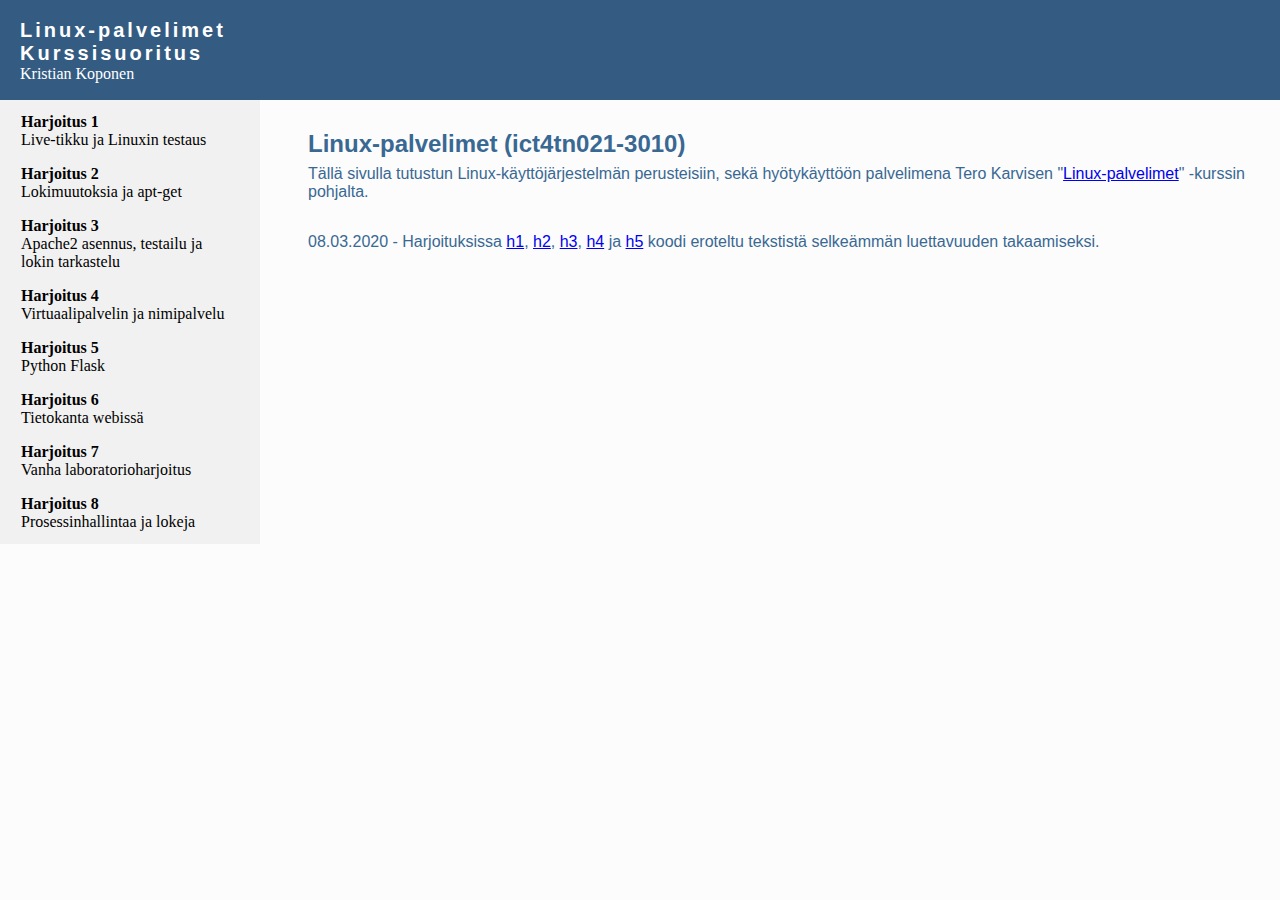
<file: index.html>
<!DOCTYPE html>
<html lang="fi">
<head>
    <title>Linux-palvelimet</title>
    <meta charset="UTF-8">
    <link rel="stylesheet" type="text/css" href="css/index.css">
</head>
<body>
    <header>
        <h2>Linux-palvelimet <br>Kurssisuoritus</h2>
        <p>Kristian Koponen</p>
    </header>
    <div class="navBar">
        <ul>
            <li><a href="pages/h1.html"><b>Harjoitus 1</b><br>Live-tikku ja Linuxin testaus</a></li>
            <li><a href="pages/h2.html"><b>Harjoitus 2</b><br>Lokimuutoksia ja apt-get</a></li>
            <li><a href="pages/h3.html"><b>Harjoitus 3</b><br>Apache2 asennus, testailu ja lokin tarkastelu</a></li>
            <li><a href="pages/h4.html"><b>Harjoitus 4</b><br>Virtuaalipalvelin ja nimipalvelu</a></li>
            <li><a href="pages/h5.html"><b>Harjoitus 5</b><br>Python Flask</a></li>
            <li><a href="pages/h6.html"><b>Harjoitus 6</b><br>Tietokanta webissä</a></li>
            <li><a href="pages/h7.html"><b>Harjoitus 7</b><br>Vanha laboratorioharjoitus</a></li>
            <li><a href="pages/h8.html"><b>Harjoitus 8</b><br>Prosessinhallintaa ja lokeja</a></li>
        </ul>
    </div>
    <div class="content">
        <h2>Linux-palvelimet (ict4tn021-3010)</h2>
        <p>Tällä sivulla tutustun Linux-käyttöjärjestelmän perusteisiin, sekä hyötykäyttöön palvelimena Tero Karvisen "<a href="http://terokarvinen.com/2020/linux-palvelimet-2020-alkukevat-kurssi-ict4tn021-3010">Linux-palvelimet</a>" -kurssin pohjalta.</p><br>
        <p>08.03.2020 - Harjoituksissa <a href="pages/h1.html">h1</a>, <a href="pages/h2.html">h2</a>, <a href="pages/h3.html">h3</a>, <a href="pages/h4.html">h4</a> ja <a href="pages/h5.html">h5</a> koodi eroteltu tekstistä selkeämmän luettavuuden takaamiseksi.</p>
    </div>
</body>
</html>
</file>
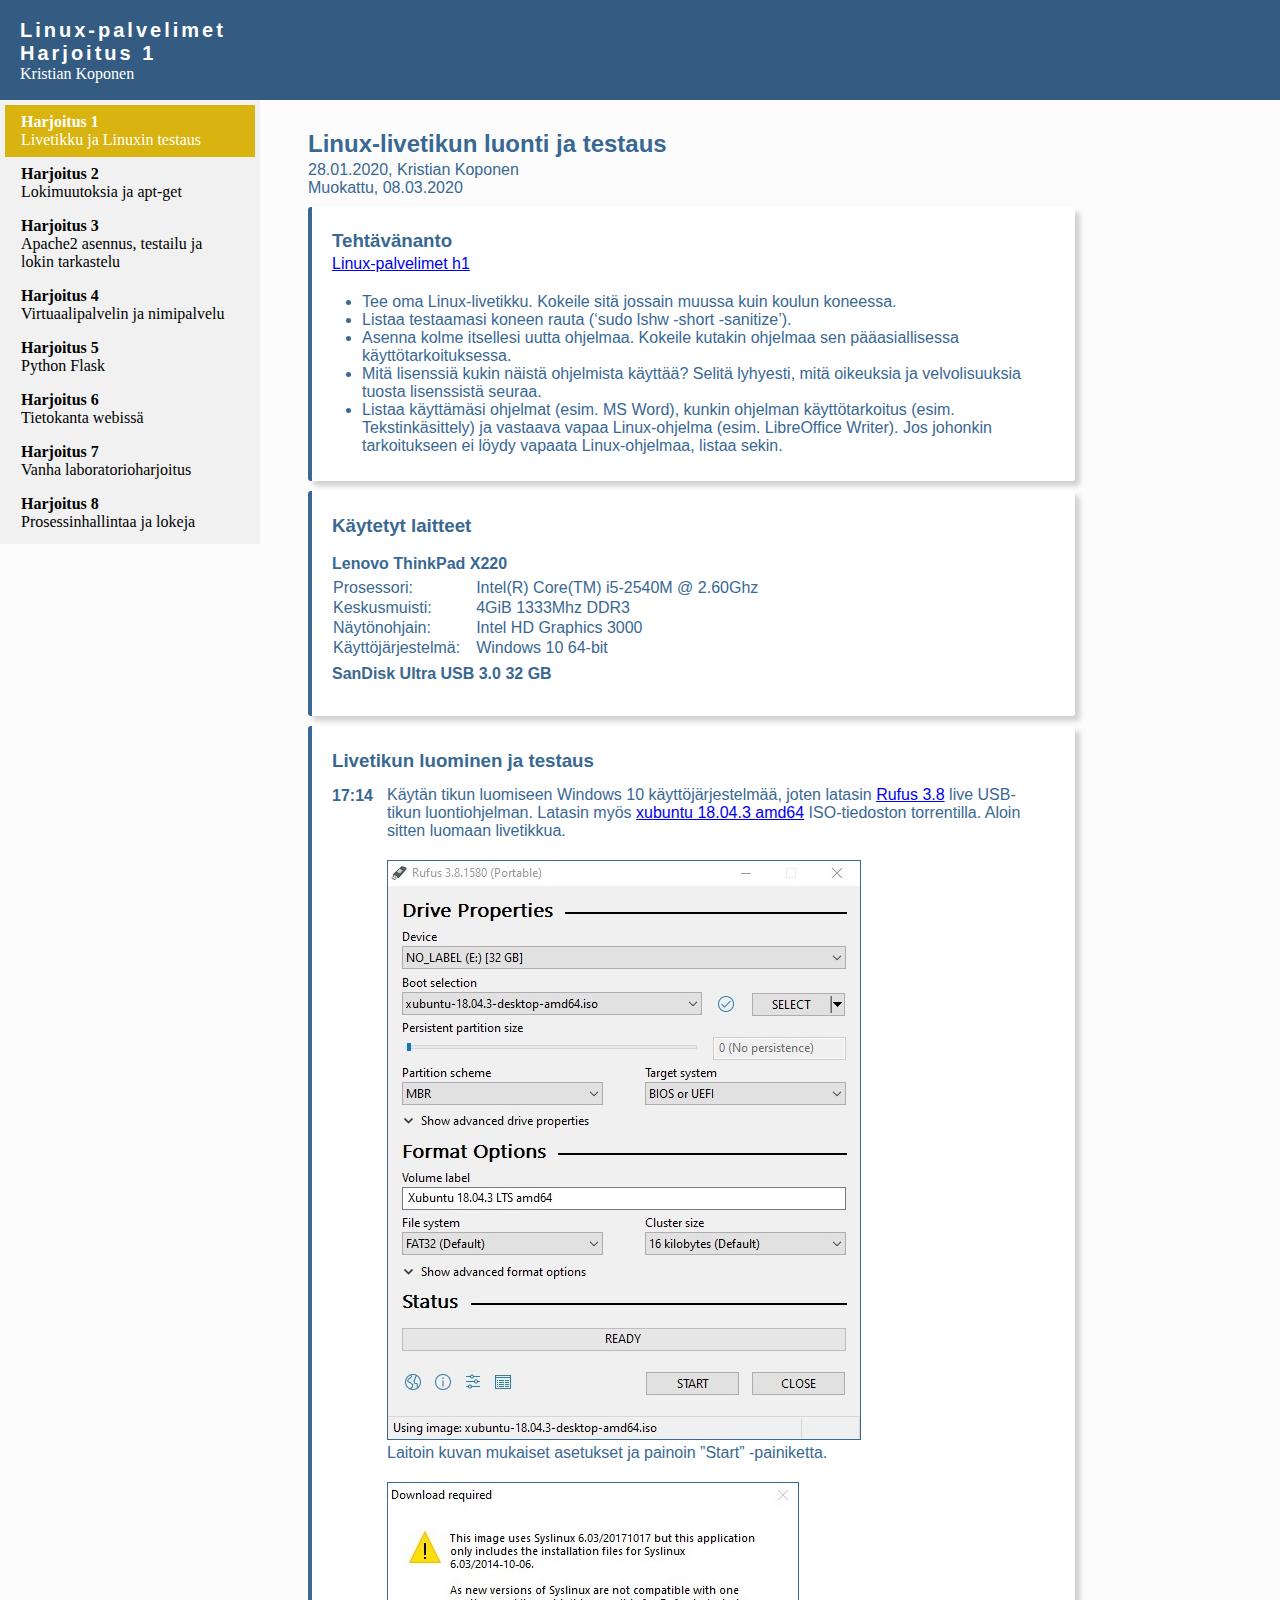
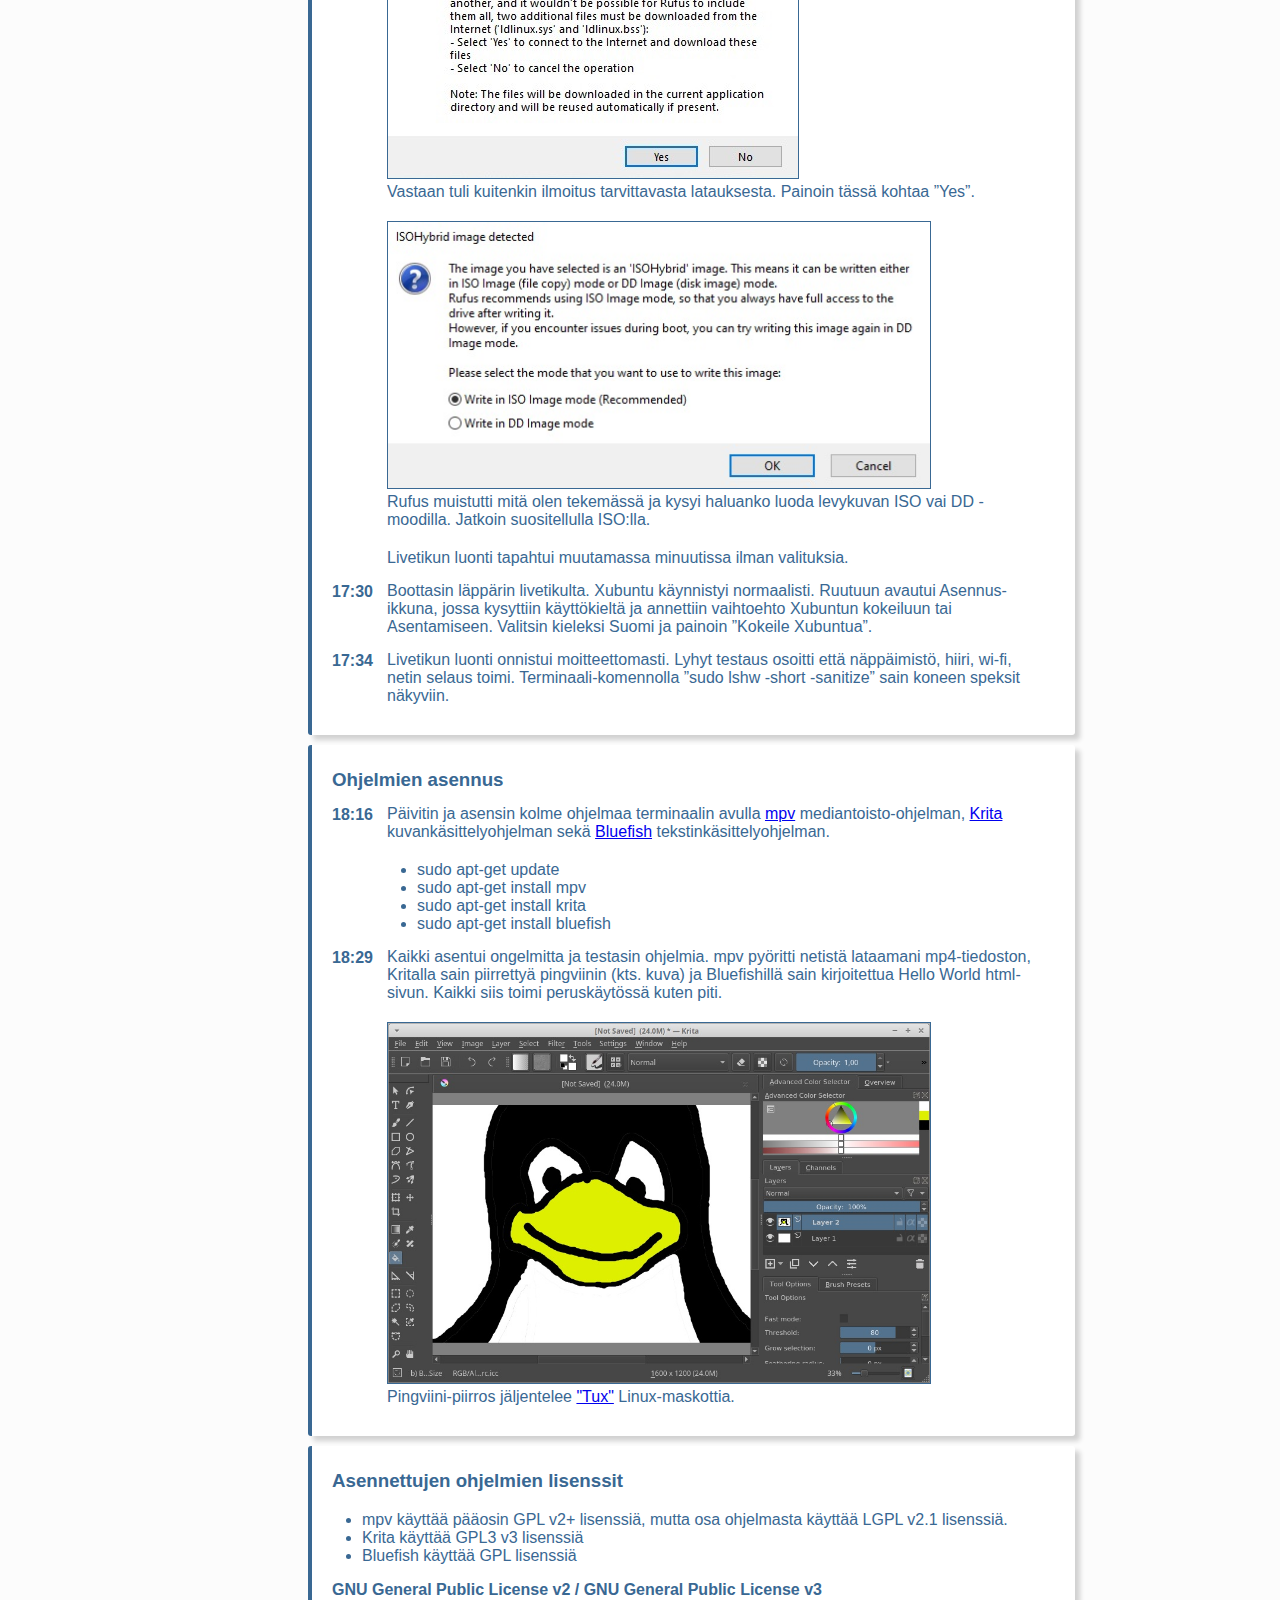
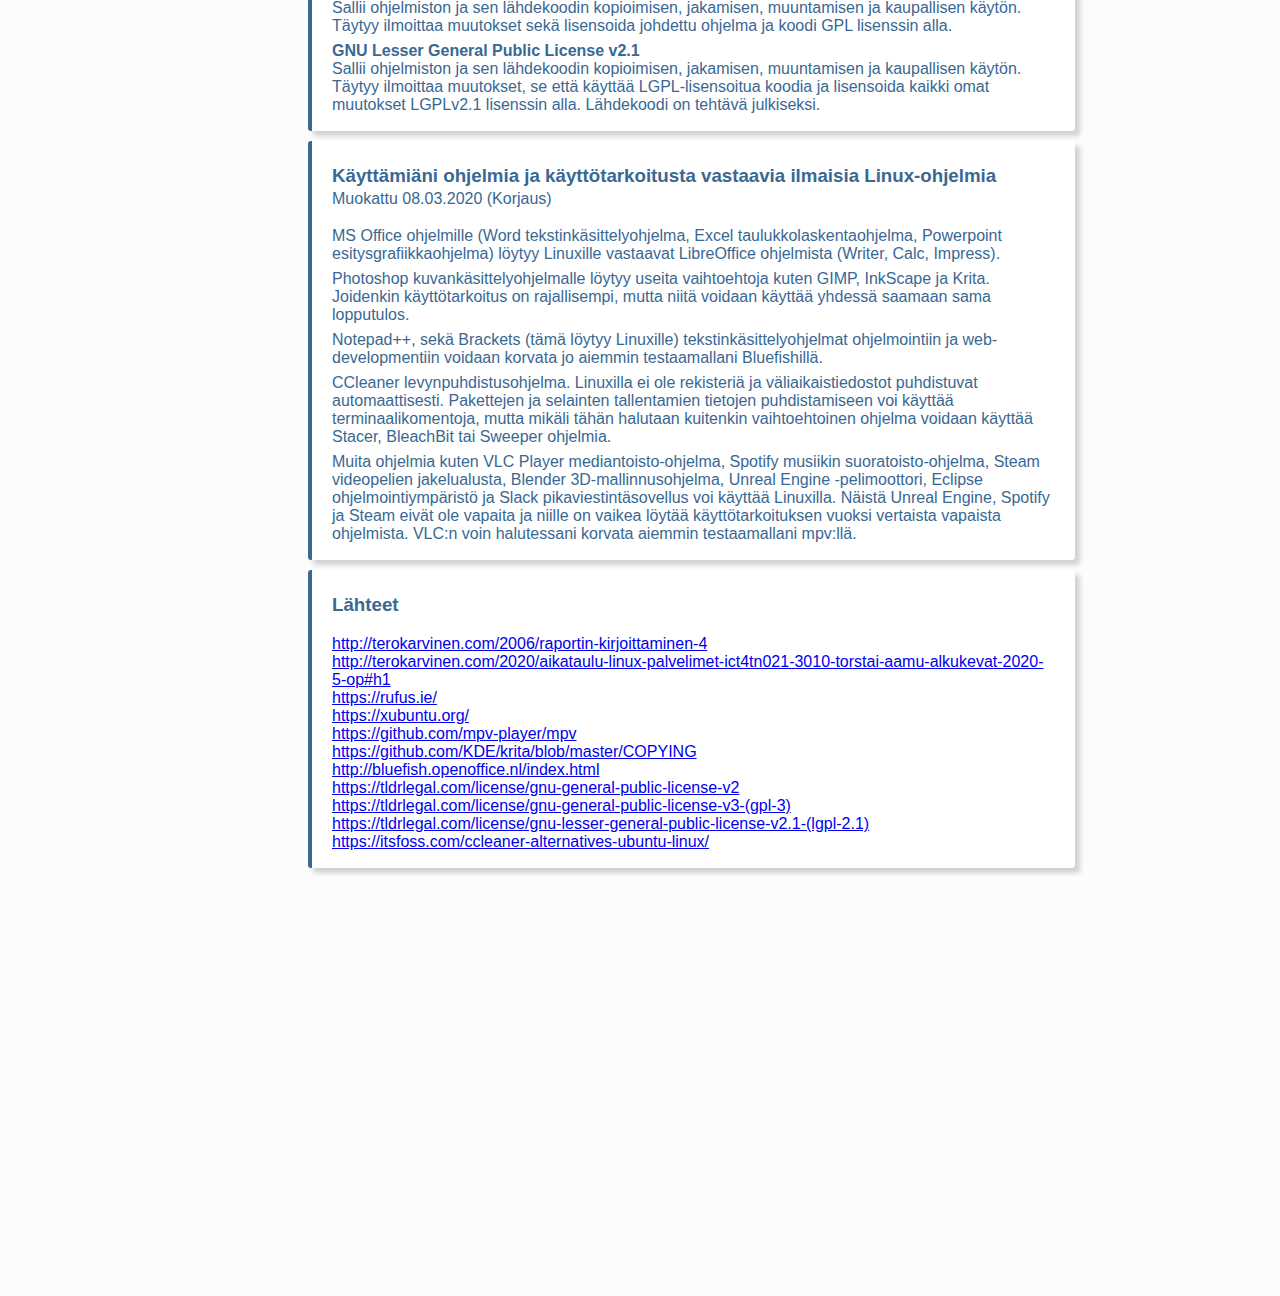
<file: pages/h1.html>
<!DOCTYPE html>
<html lang="fi">
<head>
    <title>Linux-palvelimet</title>
    <meta charset="UTF-8">
    <link rel="stylesheet" type="text/css" href="../css/index.css">
</head>
<body>
    <header>
        <a class="headlink" href="../index.html">
            <h2>Linux-palvelimet <br>Harjoitus 1</h2>
            <p>Kristian Koponen</p>
        </a>
    </header>
    <div class="navBar">
        <ul>
            <li><a class="active" href="h1.html"><b>Harjoitus 1</b><br>Livetikku ja Linuxin testaus</a></li>
            <li><a href="h2.html"><b>Harjoitus 2</b><br>Lokimuutoksia ja apt-get</a></li>
            <li><a href="h3.html"><b>Harjoitus 3</b><br>Apache2 asennus, testailu ja lokin tarkastelu</a></li>
            <li><a href="h4.html"><b>Harjoitus 4</b><br>Virtuaalipalvelin ja nimipalvelu</a></li>
            <li><a href="h5.html"><b>Harjoitus 5</b><br>Python Flask</a></li>
            <li><a href="h6.html"><b>Harjoitus 6</b><br>Tietokanta webissä</a></li>
            <li><a href="h7.html"><b>Harjoitus 7</b><br>Vanha laboratorioharjoitus</a></li>
            <li><a href="h8.html"><b>Harjoitus 8</b><br>Prosessinhallintaa ja lokeja</a></li>
        </ul>
    </div>
    <div class="content">
        <h2>Linux-livetikun luonti ja testaus</h2>
        <span>28.01.2020, Kristian Koponen<br></span>
        <span>Muokattu, 08.03.2020</span>
        <div class="blueBox">
            <h3>Tehtävänanto<br><span class="small"><a href="http://terokarvinen.com/2020/aikataulu-linux-palvelimet-ict4tn021-3010-torstai-aamu-alkukevat-2020-5-op#h1">Linux-palvelimet h1</a></span></h3>
            <ul>
                <li>
                    Tee oma Linux-livetikku. Kokeile sitä jossain muussa kuin koulun koneessa.
                </li>
                <li>
                    Listaa testaamasi koneen rauta (‘sudo lshw -short -sanitize’).
                </li>
                <li>
                    Asenna kolme itsellesi uutta ohjelmaa. Kokeile kutakin ohjelmaa sen pääasiallisessa käyttötarkoituksessa.
                </li>
                <li>
                    Mitä lisenssiä kukin näistä ohjelmista käyttää? Selitä lyhyesti, mitä oikeuksia ja velvolisuuksia tuosta lisenssistä seuraa.
                </li>
                <li>
                    Listaa käyttämäsi ohjelmat (esim. MS Word), kunkin ohjelman käyttötarkoitus (esim. Tekstinkäsittely) ja vastaava vapaa Linux-ohjelma (esim. LibreOffice Writer). Jos johonkin tarkoitukseen ei löydy vapaata Linux-ohjelmaa, listaa sekin.
                </li>
            </ul>
        </div>
        <div class="blueBox">
            <h3>Käytetyt laitteet</h3>
            <p class="bold">Lenovo ThinkPad X220</p>
            <table>
                <tr>
                    <th>Prosessori:</th>
                    <th>Intel(R) Core(TM) i5-2540M @ 2.60Ghz</th>
                </tr>
                <tr>
                    <th>Keskusmuisti:</th>
                    <th>4GiB 1333Mhz DDR3</th>
                </tr>
                <tr>
                    <th>Näytönohjain:</th>
                    <th>Intel HD Graphics 3000</th>
                </tr>
                <tr>
                    <th>Käyttöjärjestelmä:</th>
                    <th>Windows 10 64-bit</th>
                </tr>
            </table>
            <p class="bold">SanDisk Ultra USB 3.0 32 GB</p>
            <br>
        </div>
        <div class="blueBox">
            <h3>Livetikun luominen ja testaus</h3>
            <p class="timeText">17:14</p>
            <p class="indent">Käytän tikun luomiseen Windows 10 käyttöjärjestelmää, joten latasin <a href="https://rufus.ie/">Rufus 3.8</a> live USB-tikun luontiohjelman. Latasin myös <a href="https://xubuntu.org/download">xubuntu 18.04.3 amd64</a> ISO-tiedoston torrentilla. Aloin sitten luomaan livetikkua.</p>
            <a href="../img/rufus_settings.jpg" class="indent"><img src="../img/rufus_settings.jpg" alt="Rufus asetukset"></a>
            <p class="indent">Laitoin kuvan mukaiset asetukset ja painoin ”Start” -painiketta.</p>
            <a href="../img/rufus_download.jpg" class="indent"><img src="../img/rufus_download.jpg" alt="Rufus lataus"></a>
            <p class="indent">Vastaan tuli kuitenkin ilmoitus tarvittavasta latauksesta. Painoin tässä kohtaa ”Yes”.</p>
            <a href="../img/rufus_iso.jpg" class="indent"><img src="../img/rufus_iso.jpg" alt="Rufus ISO"></a>
            <p class="indent">Rufus muistutti mitä olen tekemässä ja kysyi haluanko luoda levykuvan ISO vai DD -moodilla. Jatkoin suositellulla ISO:lla.</p>
            <p class="indent">Livetikun luonti tapahtui muutamassa minuutissa ilman valituksia.</p>
            <p class="timeText">17:30</p>
            <p class="indent">Boottasin läppärin livetikulta. Xubuntu käynnistyi normaalisti. Ruutuun avautui Asennus-ikkuna, jossa
            kysyttiin käyttökieltä ja annettiin vaihtoehto Xubuntun kokeiluun tai Asentamiseen. Valitsin kieleksi Suomi ja painoin ”Kokeile Xubuntua”.
            </p>
            <p class="timeText">17:34</p>
            <p class="indent">Livetikun luonti onnistui moitteettomasti. Lyhyt testaus osoitti että näppäimistö, hiiri, wi-fi, netin selaus toimi. Terminaali-komennolla ”sudo lshw -short -sanitize” sain koneen speksit näkyviin.
            </p>
        </div>
        <div class="blueBox">
            <h3>Ohjelmien asennus</h3>
            <p class="timeText">18:16</p>
            <p class="indent">Päivitin ja asensin kolme ohjelmaa terminaalin avulla <a href="https://mpv.io/">mpv</a> mediantoisto-ohjelman, <a href="https://krita.org/en/">Krita</a> kuvankäsittelyohjelman sekä <a href="http://bluefish.openoffice.nl/index.html">Bluefish</a> tekstinkäsittelyohjelman.</p>
            <ul class="indent">
                <li>sudo apt-get update</li>
                <li>sudo apt-get install mpv</li>
                <li>sudo apt-get install krita</li>
                <li>sudo apt-get install bluefish</li>
            </ul>
            <p class="timeText">18:29</p>
            <p class="indent">Kaikki asentui ongelmitta ja testasin ohjelmia. mpv pyöritti netistä lataamani mp4-tiedoston, Kritalla sain piirrettyä pingviinin (kts. kuva) ja Bluefishillä sain kirjoitettua Hello World html-sivun. Kaikki siis toimi peruskäytössä kuten piti.
            </p>
            <a href="../img/krita_pingu.jpg" class="indent"><img src="../img/krita_pingu.jpg" alt="Krita pingviini"></a>
            <p class="indent">Pingviini-piirros jäljentelee <a href="https://en.wikipedia.org/wiki/Tux_%28mascot%29">"Tux"</a> Linux-maskottia.</p>
        </div>
        <div class="blueBox">
            <h3>Asennettujen ohjelmien lisenssit</h3>
            <ul>
                <li>mpv käyttää pääosin GPL v2+ lisenssiä, mutta osa ohjelmasta käyttää LGPL v2.1 lisenssiä.</li>
                <li>Krita käyttää GPL3 v3 lisenssiä</li>
                <li>Bluefish käyttää GPL lisenssiä</li>
            </ul>
            <p><span class="bold">GNU General Public License v2 / GNU General Public License v3</span><br>
            Sallii ohjelmiston ja sen lähdekoodin kopioimisen, jakamisen, muuntamisen ja kaupallisen käytön. Täytyy ilmoittaa muutokset sekä lisensoida johdettu ohjelma ja koodi GPL lisenssin alla.</p>
            <p><span class="bold">GNU Lesser General Public License v2.1</span><br>
            Sallii ohjelmiston ja sen lähdekoodin kopioimisen, jakamisen, muuntamisen ja kaupallisen käytön. Täytyy ilmoittaa muutokset, se että käyttää LGPL-lisensoitua koodia ja lisensoida kaikki omat muutokset LGPLv2.1 lisenssin alla.  Lähdekoodi on tehtävä julkiseksi.</p>
        </div>
        <div class="blueBox">
            <h3>Käyttämiäni ohjelmia ja käyttötarkoitusta vastaavia ilmaisia Linux-ohjelmia<br><span class="small">Muokattu 08.03.2020 (Korjaus)</span></h3>
            <p>MS Office ohjelmille (Word tekstinkäsittelyohjelma, Excel taulukkolaskentaohjelma, Powerpoint esitysgrafiikkaohjelma) löytyy Linuxille vastaavat LibreOffice ohjelmista	(Writer, Calc, Impress).</p>
            <p>Photoshop kuvankäsittelyohjelmalle löytyy useita vaihtoehtoja kuten GIMP, InkScape ja Krita. Joidenkin käyttötarkoitus on
            rajallisempi, mutta niitä voidaan käyttää yhdessä saamaan sama lopputulos.
            </p>
            <p>Notepad++, sekä Brackets (tämä löytyy Linuxille) tekstinkäsittelyohjelmat ohjelmointiin ja web-developmentiin voidaan korvata jo aiemmin testaamallani Bluefishillä.</p>
            <p>CCleaner levynpuhdistusohjelma. Linuxilla ei ole rekisteriä ja väliaikaistiedostot puhdistuvat automaattisesti. Pakettejen ja selainten tallentamien tietojen puhdistamiseen voi käyttää terminaalikomentoja, mutta mikäli tähän halutaan kuitenkin vaihtoehtoinen ohjelma voidaan käyttää Stacer, BleachBit tai Sweeper ohjelmia.</p>
            <p>Muita ohjelmia kuten VLC Player mediantoisto-ohjelma, Spotify musiikin suoratoisto-ohjelma, Steam videopelien jakelualusta, Blender 3D-mallinnusohjelma, Unreal Engine -pelimoottori,  Eclipse ohjelmointiympäristö ja Slack pikaviestintäsovellus voi käyttää Linuxilla. Näistä Unreal Engine, Spotify ja Steam eivät ole vapaita ja niille on vaikea löytää käyttötarkoituksen vuoksi vertaista vapaista ohjelmista. VLC:n voin halutessani korvata aiemmin testaamallani mpv:llä.</p>
        </div>
        <div class="blueBox">
            <h3>Lähteet</h3>
            <p>
                <a href="http://terokarvinen.com/2006/raportin-kirjoittaminen-4">http://terokarvinen.com/2006/raportin-kirjoittaminen-4</a><br>
                <a href="http://terokarvinen.com/2020/aikataulu-linux-palvelimet-ict4tn021-3010-torstai-aamu-alkukevat-2020-5-op#h1">http://terokarvinen.com/2020/aikataulu-linux-palvelimet-ict4tn021-3010-torstai-aamu-alkukevat-2020-5-op#h1</a><br>
                <a href="https://rufus.ie/">https://rufus.ie/</a><br>
                <a href="https://xubuntu.org/">https://xubuntu.org/</a><br>
                <a href="https://github.com/mpv-player/mpv">https://github.com/mpv-player/mpv</a><br>
                <a href="https://github.com/KDE/krita/blob/master/COPYING">https://github.com/KDE/krita/blob/master/COPYING</a><br>
                <a href="http://bluefish.openoffice.nl/index.html">http://bluefish.openoffice.nl/index.html</a><br>
                <a href="https://tldrlegal.com/license/gnu-general-public-license-v2">https://tldrlegal.com/license/gnu-general-public-license-v2</a><br>
                <a href="https://tldrlegal.com/license/gnu-general-public-license-v3-(gpl-3)">https://tldrlegal.com/license/gnu-general-public-license-v3-(gpl-3)</a><br>
                <a href="https://tldrlegal.com/license/gnu-lesser-general-public-license-v2.1-(lgpl-2.1)">https://tldrlegal.com/license/gnu-lesser-general-public-license-v2.1-(lgpl-2.1)</a><br>
                <a href="https://itsfoss.com/ccleaner-alternatives-ubuntu-linux/">https://itsfoss.com/ccleaner-alternatives-ubuntu-linux/</a><br>
            </p>
        </div>
    </div>
</body>
</html>
</file>
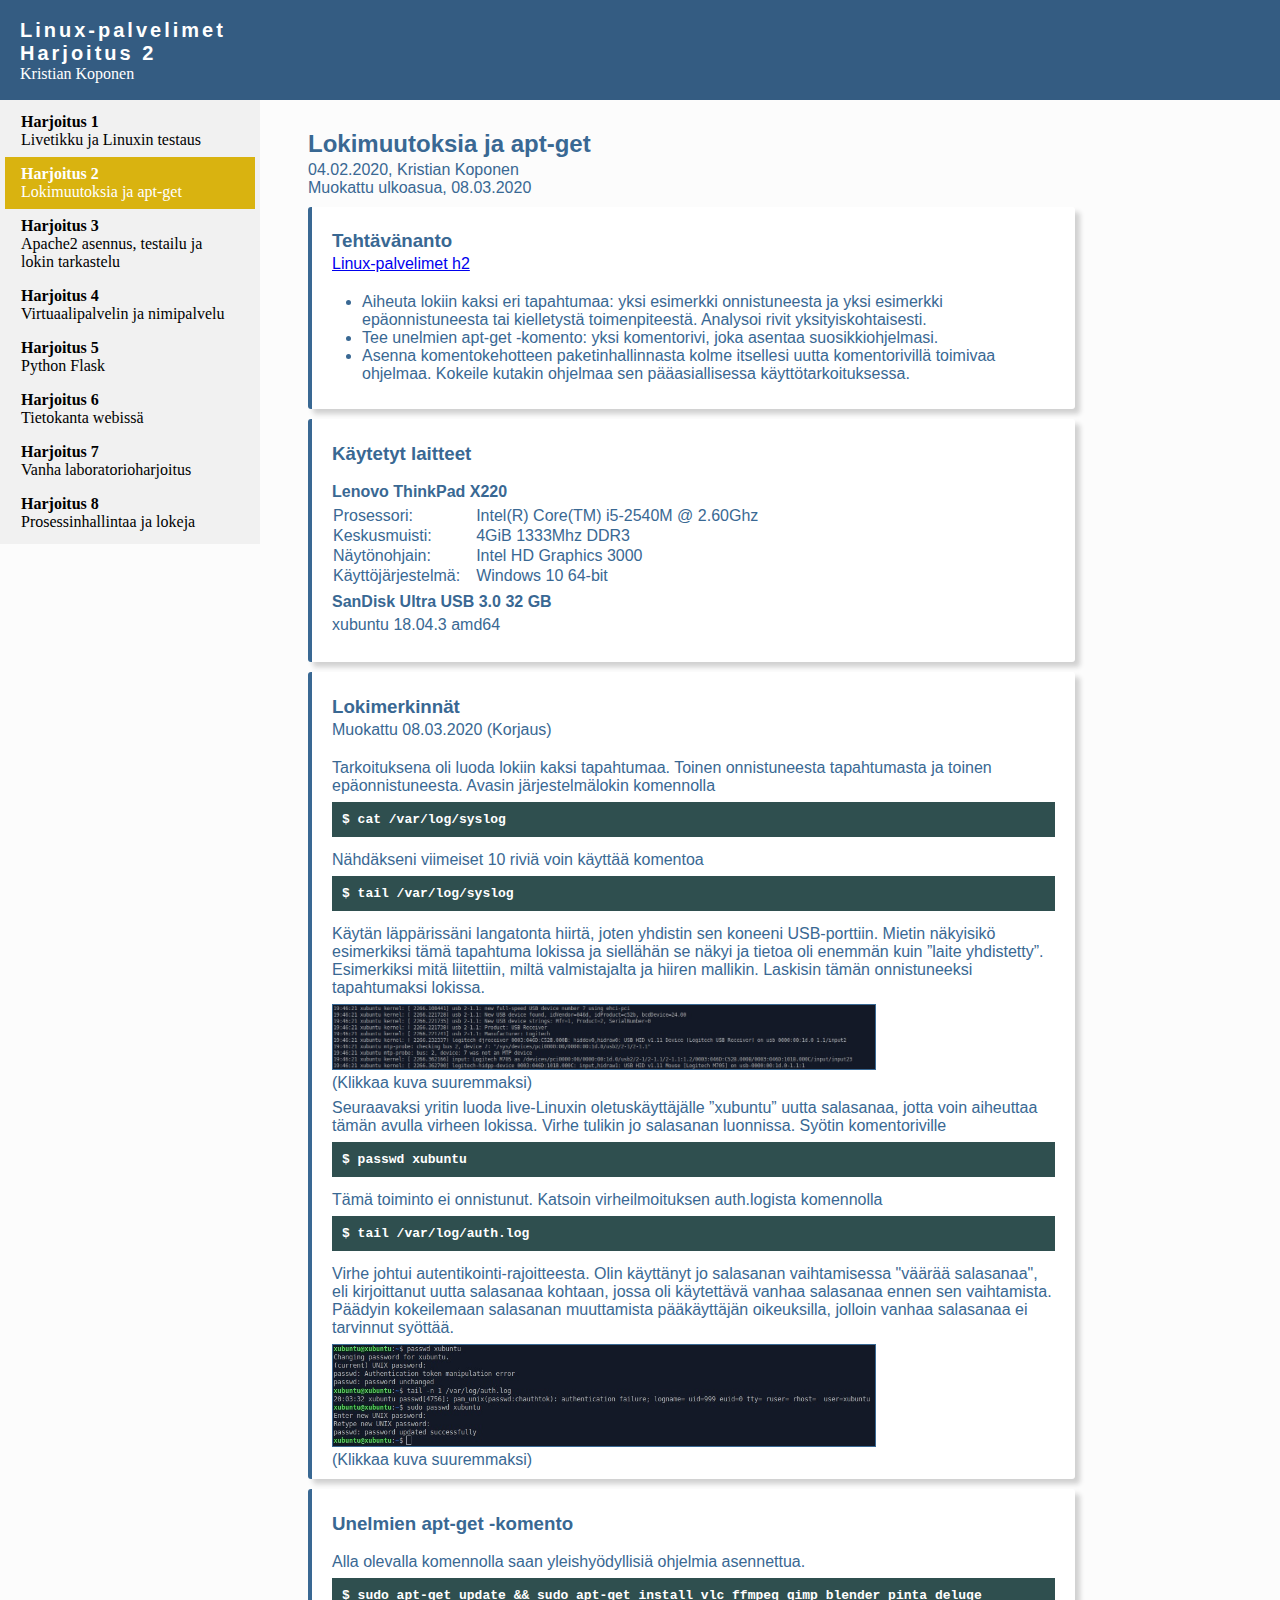
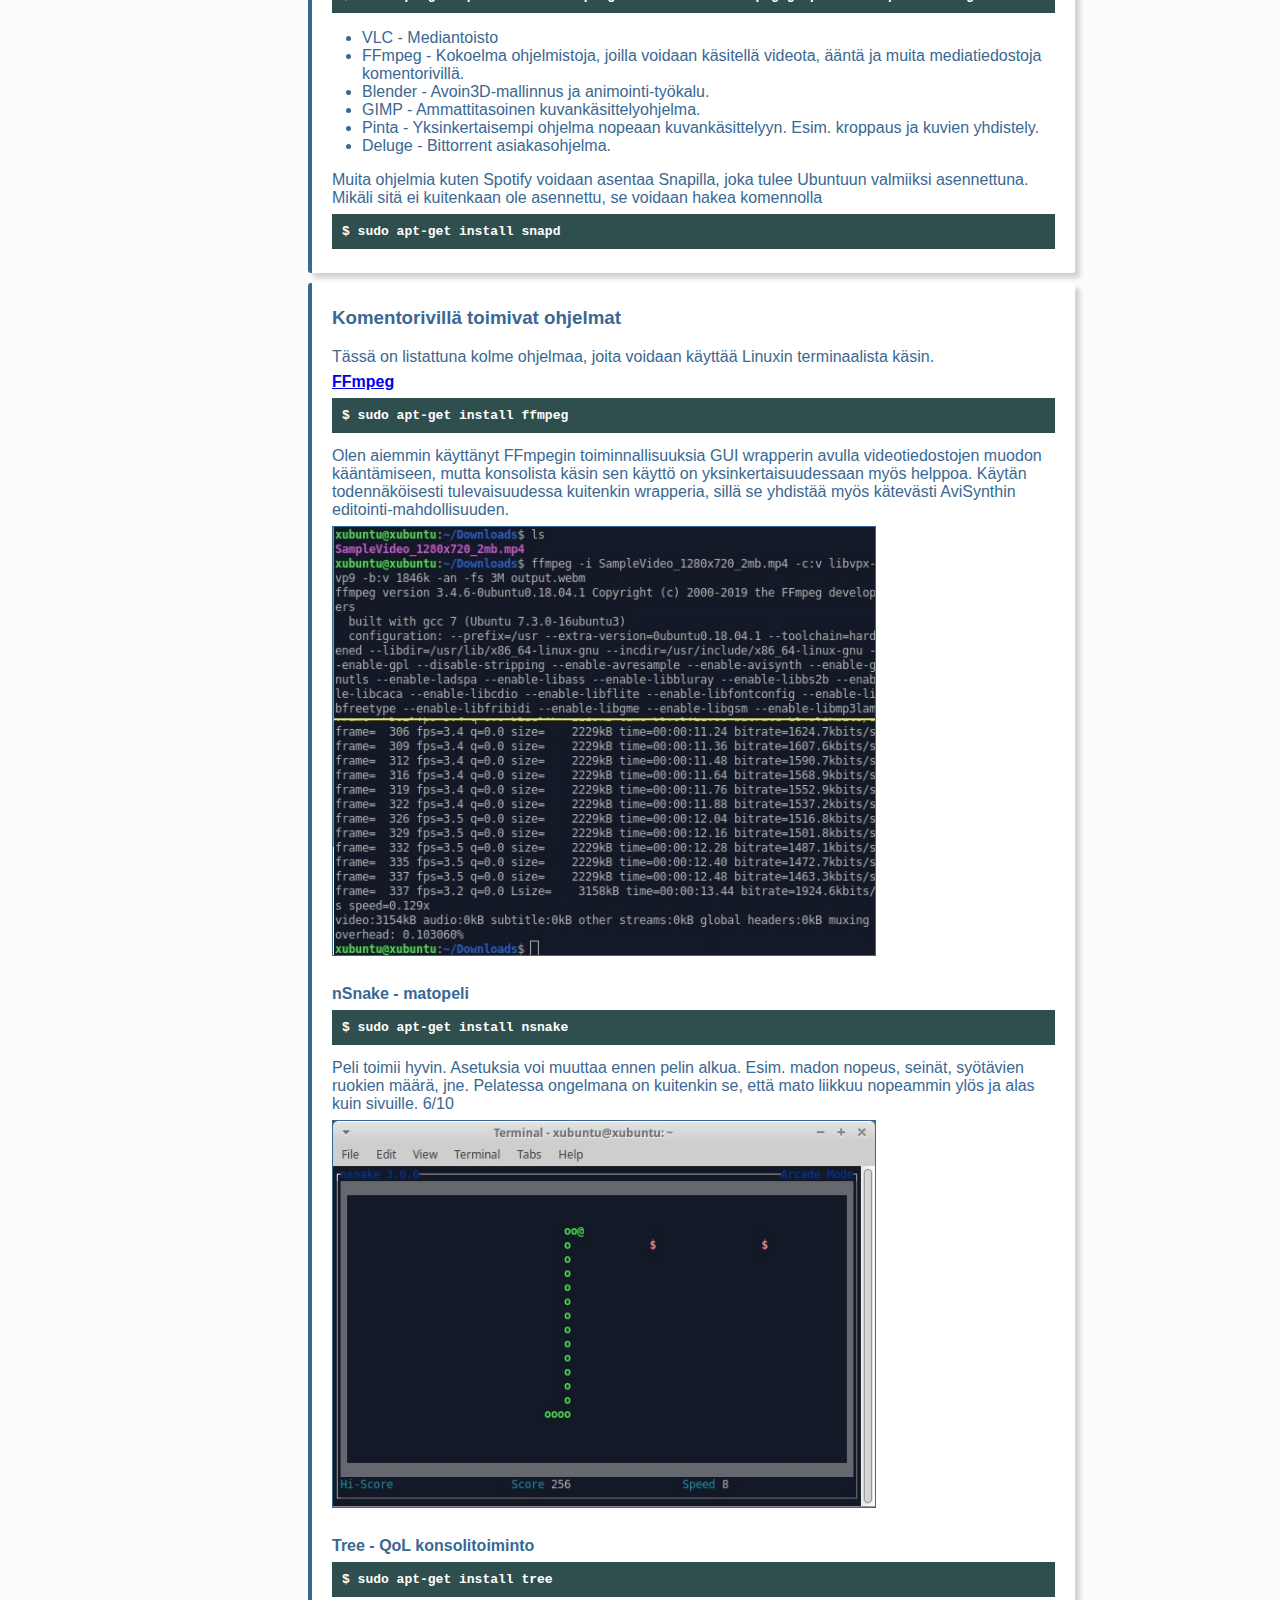
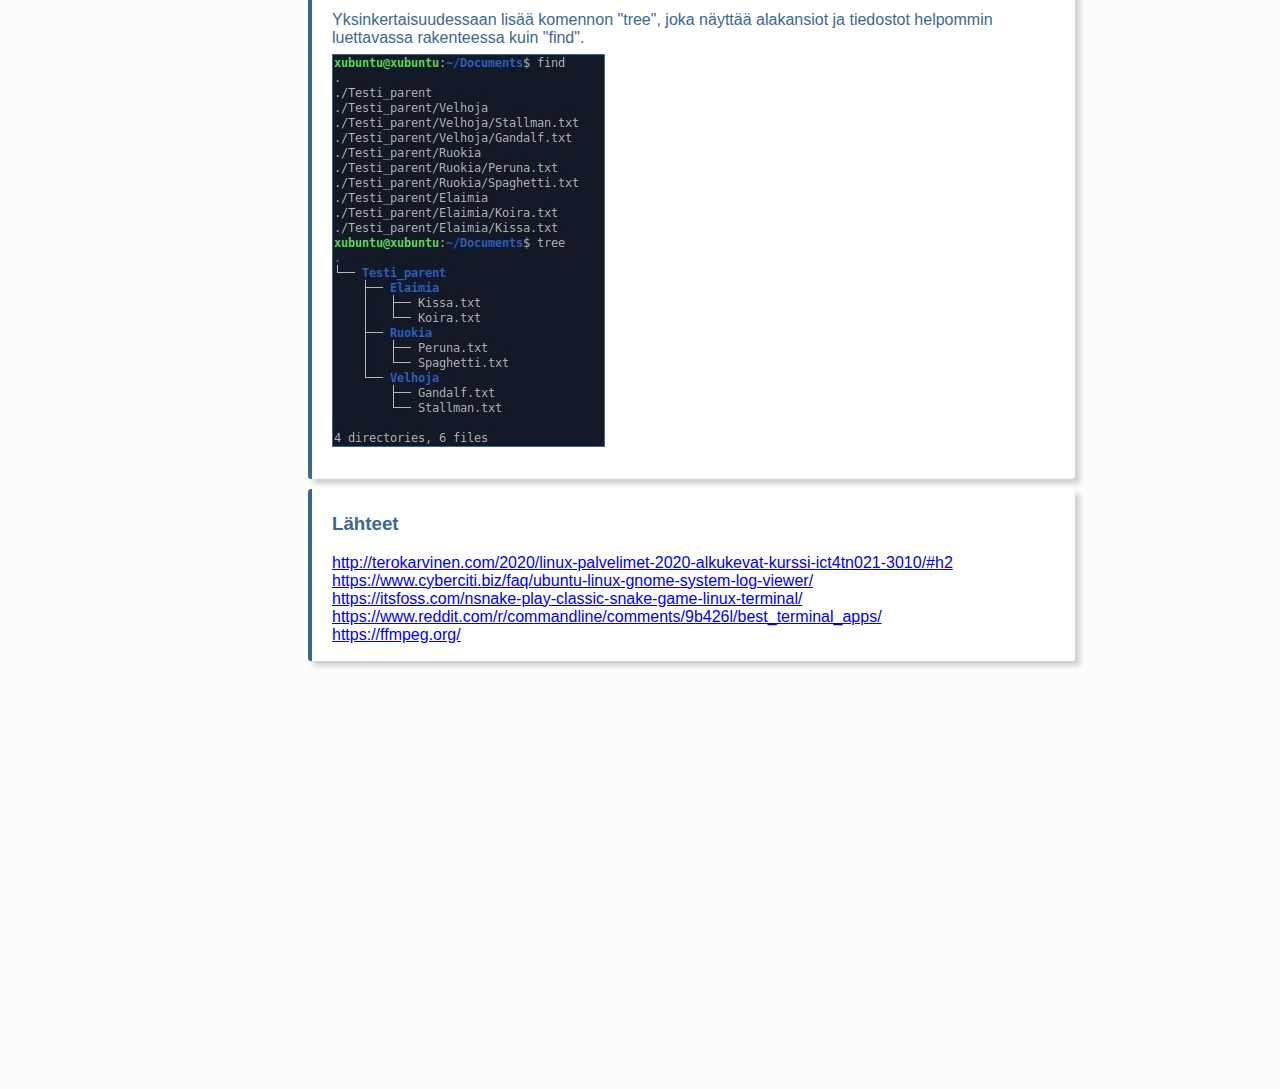
<file: pages/h2.html>
<!DOCTYPE html>
<html lang="fi">
<head>
    <title>Linux-palvelimet</title>
    <meta charset="UTF-8">
    <link rel="stylesheet" type="text/css" href="../css/index.css">
</head>
<body>
    <header>
        <a class="headlink" href="../index.html">
            <h2>Linux-palvelimet <br>Harjoitus 2</h2>
            <p>Kristian Koponen</p>
        </a>
    </header>
    <div class="navBar">
        <ul>
            <li><a href="h1.html"><b>Harjoitus 1</b><br>Livetikku ja Linuxin testaus</a></li>
            <li><a class="active" href="h2.html"><b>Harjoitus 2</b><br>Lokimuutoksia ja apt-get</a></li>
            <li><a href="h3.html"><b>Harjoitus 3</b><br>Apache2 asennus, testailu ja lokin tarkastelu</a></li>
            <li><a href="h4.html"><b>Harjoitus 4</b><br>Virtuaalipalvelin ja nimipalvelu</a></li>
            <li><a href="h5.html"><b>Harjoitus 5</b><br>Python Flask</a></li>
            <li><a href="h6.html"><b>Harjoitus 6</b><br>Tietokanta webissä</a></li>
            <li><a href="h7.html"><b>Harjoitus 7</b><br>Vanha laboratorioharjoitus</a></li>
            <li><a href="h8.html"><b>Harjoitus 8</b><br>Prosessinhallintaa ja lokeja</a></li>
        </ul>
    </div>
    <div class="content">
        <h2>Lokimuutoksia ja apt-get</h2>
        <span>04.02.2020, Kristian Koponen</span><br>
        <span>Muokattu ulkoasua, 08.03.2020</span>
        <div class="blueBox">
            <h3>Tehtävänanto<br><span class="small"><a href="http://terokarvinen.com/2020/linux-palvelimet-2020-alkukevat-kurssi-ict4tn021-3010/#h2">Linux-palvelimet h2</a></span></h3>
            <ul>
                <li>
                    Aiheuta lokiin kaksi eri tapahtumaa: yksi esimerkki onnistuneesta ja yksi esimerkki epäonnistuneesta tai kielletystä toimenpiteestä. Analysoi rivit yksityiskohtaisesti.
                </li>
                <li>
                    Tee unelmien apt-get -komento: yksi komentorivi, joka asentaa suosikkiohjelmasi.
                </li>
                <li>
                    Asenna komentokehotteen paketinhallinnasta kolme itsellesi uutta komentorivillä toimivaa ohjelmaa. Kokeile kutakin ohjelmaa sen pääasiallisessa käyttötarkoituksessa.
                </li>
            </ul>
        </div>
        <div class="blueBox">
            <h3>Käytetyt laitteet</h3>
            <p class="bold">Lenovo ThinkPad X220</p>
            <table>
                <tr>
                    <th>Prosessori:</th>
                    <th>Intel(R) Core(TM) i5-2540M @ 2.60Ghz</th>
                </tr>
                <tr>
                    <th>Keskusmuisti:</th>
                    <th>4GiB 1333Mhz DDR3</th>
                </tr>
                <tr>
                    <th>Näytönohjain:</th>
                    <th>Intel HD Graphics 3000</th>
                </tr>
                <tr>
                    <th>Käyttöjärjestelmä:</th>
                    <th>Windows 10 64-bit</th>
                </tr>
            </table>
            <p class="bold">SanDisk Ultra USB 3.0 32 GB</p><span>xubuntu 18.04.3 amd64</span><br><br>
        </div>
        <div class="blueBox">
            <h3>Lokimerkinnät<br><span class="small">Muokattu 08.03.2020 (Korjaus)</span></h3>
            <p>Tarkoituksena oli luoda lokiin kaksi tapahtumaa. Toinen onnistuneesta tapahtumasta ja toinen epäonnistuneesta. Avasin järjestelmälokin komennolla</p>
            <p class="code">$ cat /var/log/syslog</p>
            <p>Nähdäkseni viimeiset 10 riviä voin käyttää komentoa</p>
            <p class="code">$ tail /var/log/syslog</p>
            <p>Käytän läppärissäni langatonta hiirtä, joten yhdistin sen koneeni USB-porttiin. Mietin näkyisikö esimerkiksi tämä tapahtuma lokissa ja siellähän se näkyi ja tietoa oli enemmän kuin ”laite yhdistetty”. Esimerkiksi mitä liitettiin, miltä valmistajalta ja hiiren mallikin. Laskisin tämän onnistuneeksi tapahtumaksi lokissa.</p>
            <a href="../img/hiiri.jpg"><img src="../img/hiiri.jpg" alt="Loki hiiri"></a><br>
            <span>(Klikkaa kuva suuremmaksi)</span>
            <p>Seuraavaksi yritin luoda live-Linuxin oletuskäyttäjälle ”xubuntu” uutta salasanaa, jotta voin aiheuttaa tämän avulla virheen lokissa. Virhe tulikin jo salasanan luonnissa. Syötin komentoriville</p>
            <p class="code">$ passwd xubuntu</p>
            <p>Tämä toiminto ei onnistunut. Katsoin virheilmoituksen auth.logista komennolla </p>
            <p class="code">$ tail /var/log/auth.log</p>
            <p>Virhe johtui autentikointi-rajoitteesta. Olin käyttänyt jo salasanan vaihtamisessa "väärää salasanaa", eli kirjoittanut uutta salasanaa kohtaan, jossa oli käytettävä vanhaa salasanaa ennen sen vaihtamista. Päädyin kokeilemaan salasanan muuttamista pääkäyttäjän oikeuksilla, jolloin vanhaa salasanaa ei tarvinnut syöttää.</p>
            <a href="../img/passwd.jpg"><img src="../img/passwd.jpg" alt="Passwd"></a><br>
            <span>(Klikkaa kuva suuremmaksi)</span>
        </div>
        <div class="blueBox">
            <h3>Unelmien apt-get -komento</h3>
            <p>Alla olevalla komennolla saan yleishyödyllisiä ohjelmia asennettua.</p>
            <p class="code">$ sudo apt-get update && sudo apt-get install vlc ffmpeg gimp blender pinta deluge</p>
            <ul>
                <li>VLC - Mediantoisto</li>
                <li>FFmpeg - Kokoelma ohjelmistoja, joilla voidaan käsitellä videota, ääntä ja muita mediatiedostoja komentorivillä.</li>
                <li>Blender - Avoin3D-mallinnus ja animointi-työkalu.</li>
                <li>GIMP - Ammattitasoinen kuvankäsittelyohjelma.</li>
                <li>Pinta - Yksinkertaisempi ohjelma nopeaan kuvankäsittelyyn. Esim. kroppaus ja kuvien yhdistely.</li>
                <li>Deluge - Bittorrent asiakasohjelma.</li>
            </ul>
            <p>Muita ohjelmia kuten Spotify voidaan asentaa Snapilla, joka tulee Ubuntuun valmiiksi asennettuna. Mikäli sitä ei kuitenkaan ole asennettu, se voidaan hakea komennolla</p>
            <p class="code">$ sudo apt-get install snapd</p>
        </div>
        <div class="blueBox">
            <h3>Komentorivillä toimivat ohjelmat</h3>
            <p>Tässä on listattuna kolme ohjelmaa, joita voidaan käyttää Linuxin terminaalista käsin.</p>
            <p style="font-weight:bold"><a href="https://ffmpeg.org/about.html">FFmpeg</a>
            <p class="code">$ sudo apt-get install ffmpeg</p>
            <p>Olen aiemmin käyttänyt FFmpegin toiminnallisuuksia GUI wrapperin avulla videotiedostojen muodon kääntämiseen, mutta konsolista käsin sen käyttö on yksinkertaisuudessaan myös helppoa. Käytän todennäköisesti tulevaisuudessa kuitenkin wrapperia, sillä se yhdistää myös kätevästi AviSynthin editointi-mahdollisuuden.</p>
            <a href="../img/ffmpeg.jpg"><img src="../img/ffmpeg.jpg" alt="FFMpeg"></a><br><br>
            <p style="font-weight:bold">nSnake - matopeli</p>
            <p class="code">$ sudo apt-get install nsnake</p>
            <p>Peli toimii hyvin. Asetuksia voi muuttaa ennen pelin alkua. Esim. madon nopeus, seinät, syötävien ruokien määrä, jne. Pelatessa ongelmana on kuitenkin se, että mato liikkuu nopeammin ylös ja alas kuin sivuille. 6/10</p>
            <a href="../img/nsnake.jpg"><img src="../img/nsnake.jpg" alt="nSnake"></a><br><br>
            <p style="font-weight:bold">Tree - QoL konsolitoiminto</p>
            <p class="code">$ sudo apt-get install tree</p>
            <p>Yksinkertaisuudessaan lisää komennon "tree", joka näyttää alakansiot ja tiedostot helpommin luettavassa rakenteessa kuin "find".</p>
            <a href="../img/tree.jpg"><img src="../img/tree.jpg" alt="Tree"></a><br><br>
        </div>
        <div class="blueBox">
            <h3>Lähteet</h3>
            <p>
                <a href="http://terokarvinen.com/2020/linux-palvelimet-2020-alkukevat-kurssi-ict4tn021-3010/#h2">http://terokarvinen.com/2020/linux-palvelimet-2020-alkukevat-kurssi-ict4tn021-3010/#h2</a><br>
                <a href="https://www.cyberciti.biz/faq/ubuntu-linux-gnome-system-log-viewer/">https://www.cyberciti.biz/faq/ubuntu-linux-gnome-system-log-viewer/</a><br>
                <a href="https://itsfoss.com/nsnake-play-classic-snake-game-linux-terminal/">https://itsfoss.com/nsnake-play-classic-snake-game-linux-terminal/</a><br>
                <a href="https://www.reddit.com/r/commandline/comments/9b426l/best_terminal_apps/">https://www.reddit.com/r/commandline/comments/9b426l/best_terminal_apps/</a><br>
                <a href="https://ffmpeg.org/">https://ffmpeg.org/</a><br>
            </p>
        </div>
    </div>
</body>
</html>
</file>
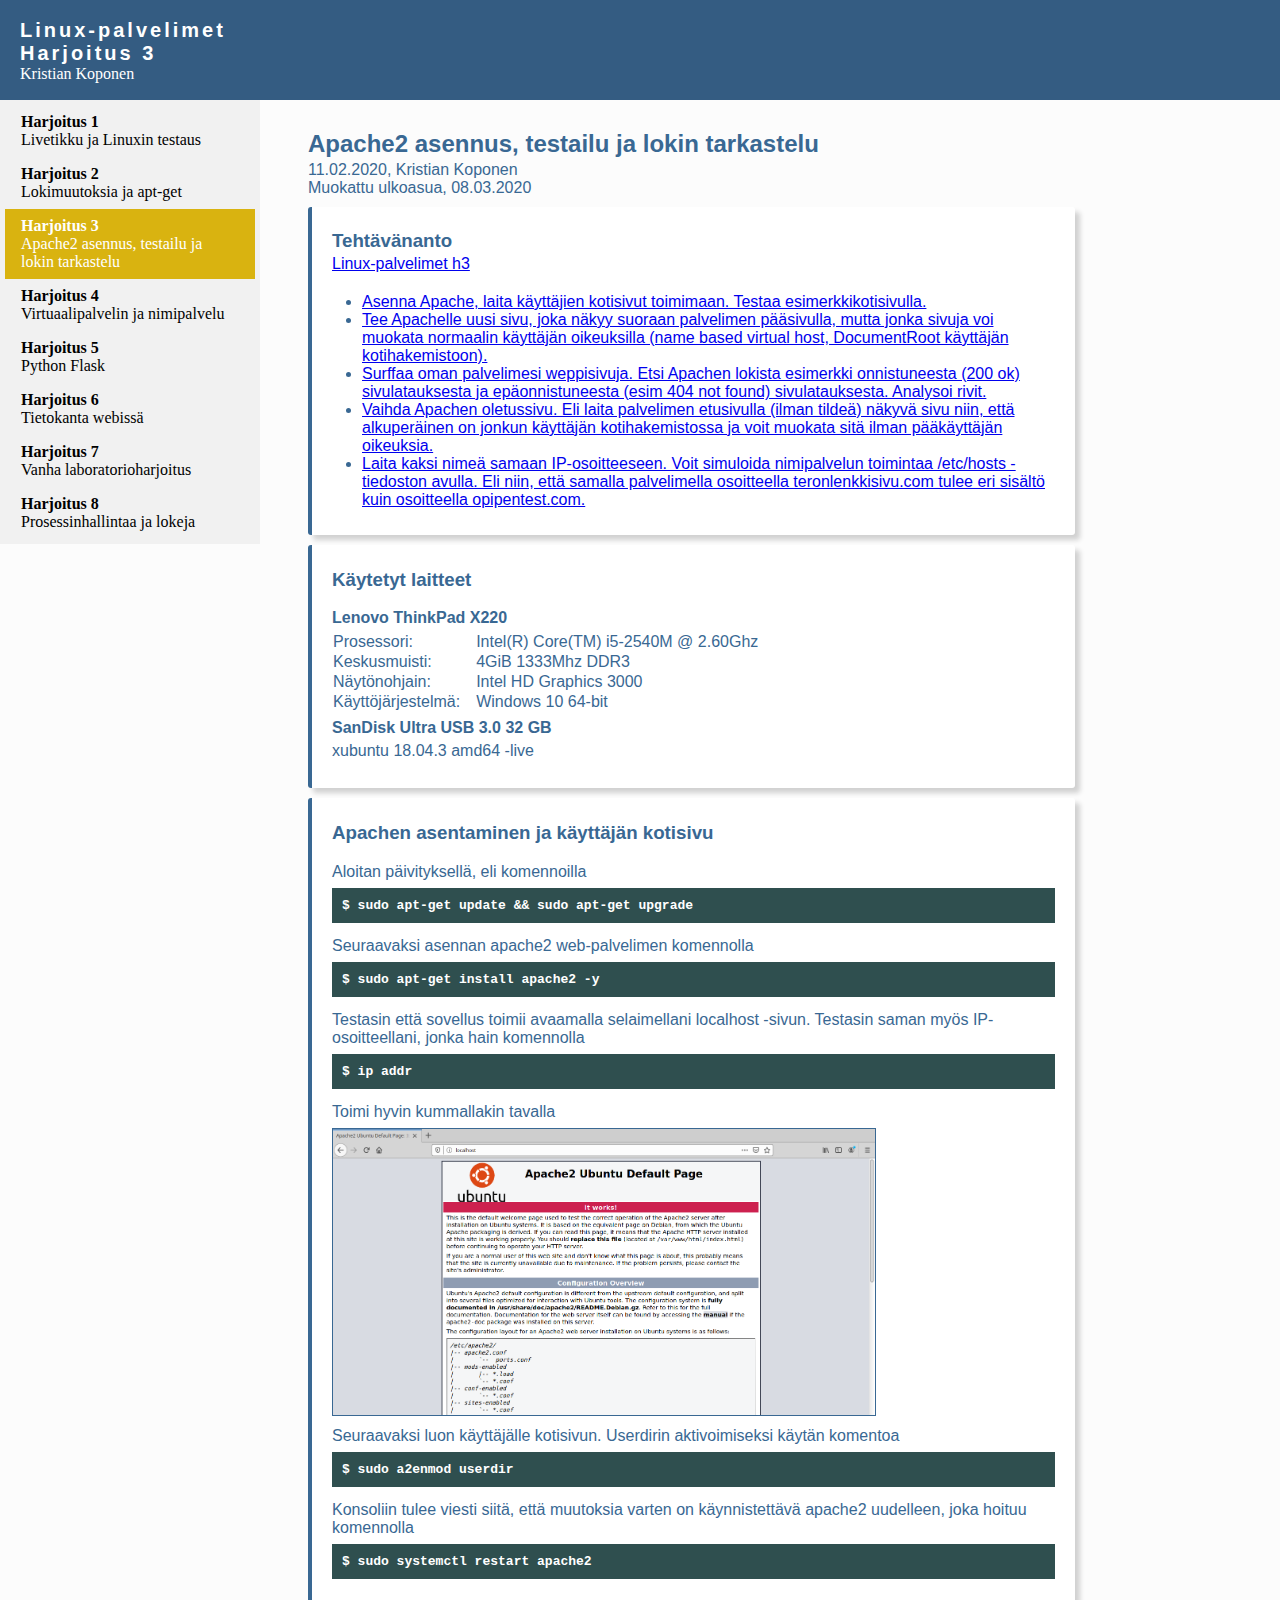
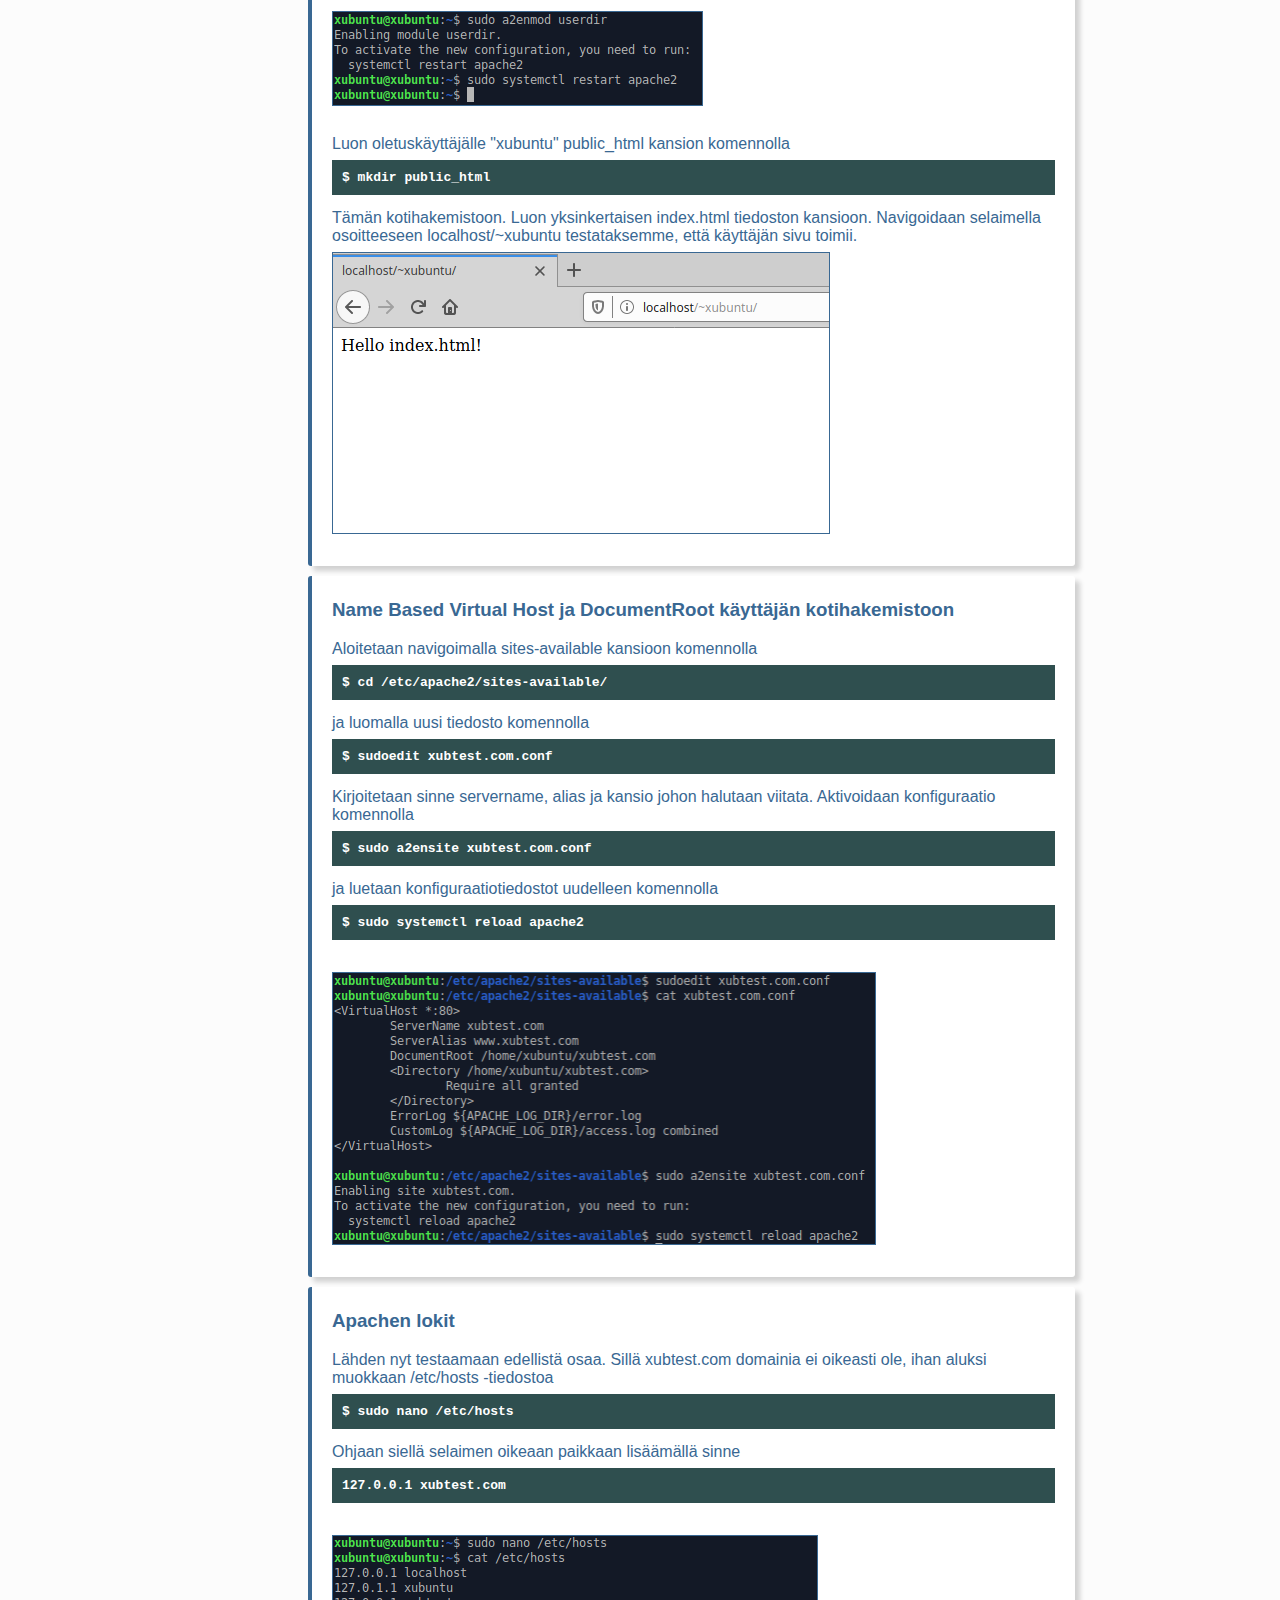
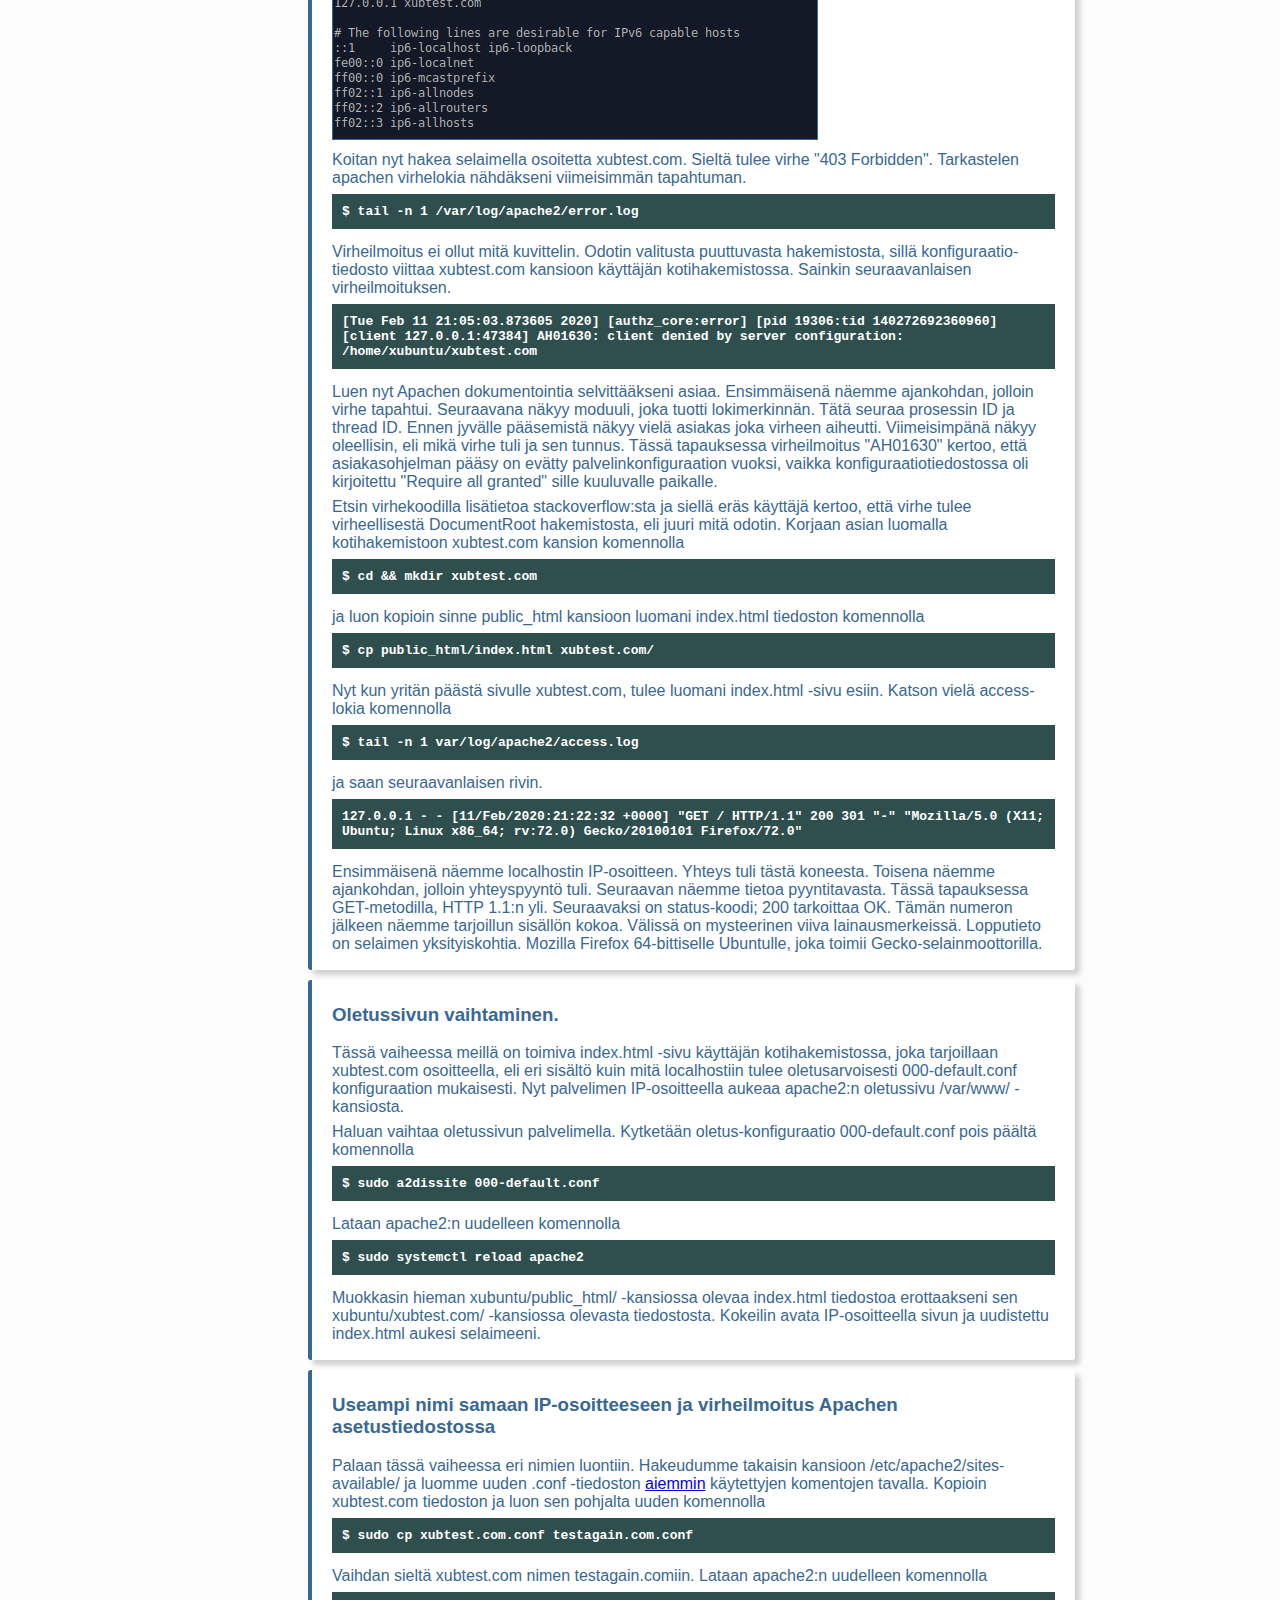
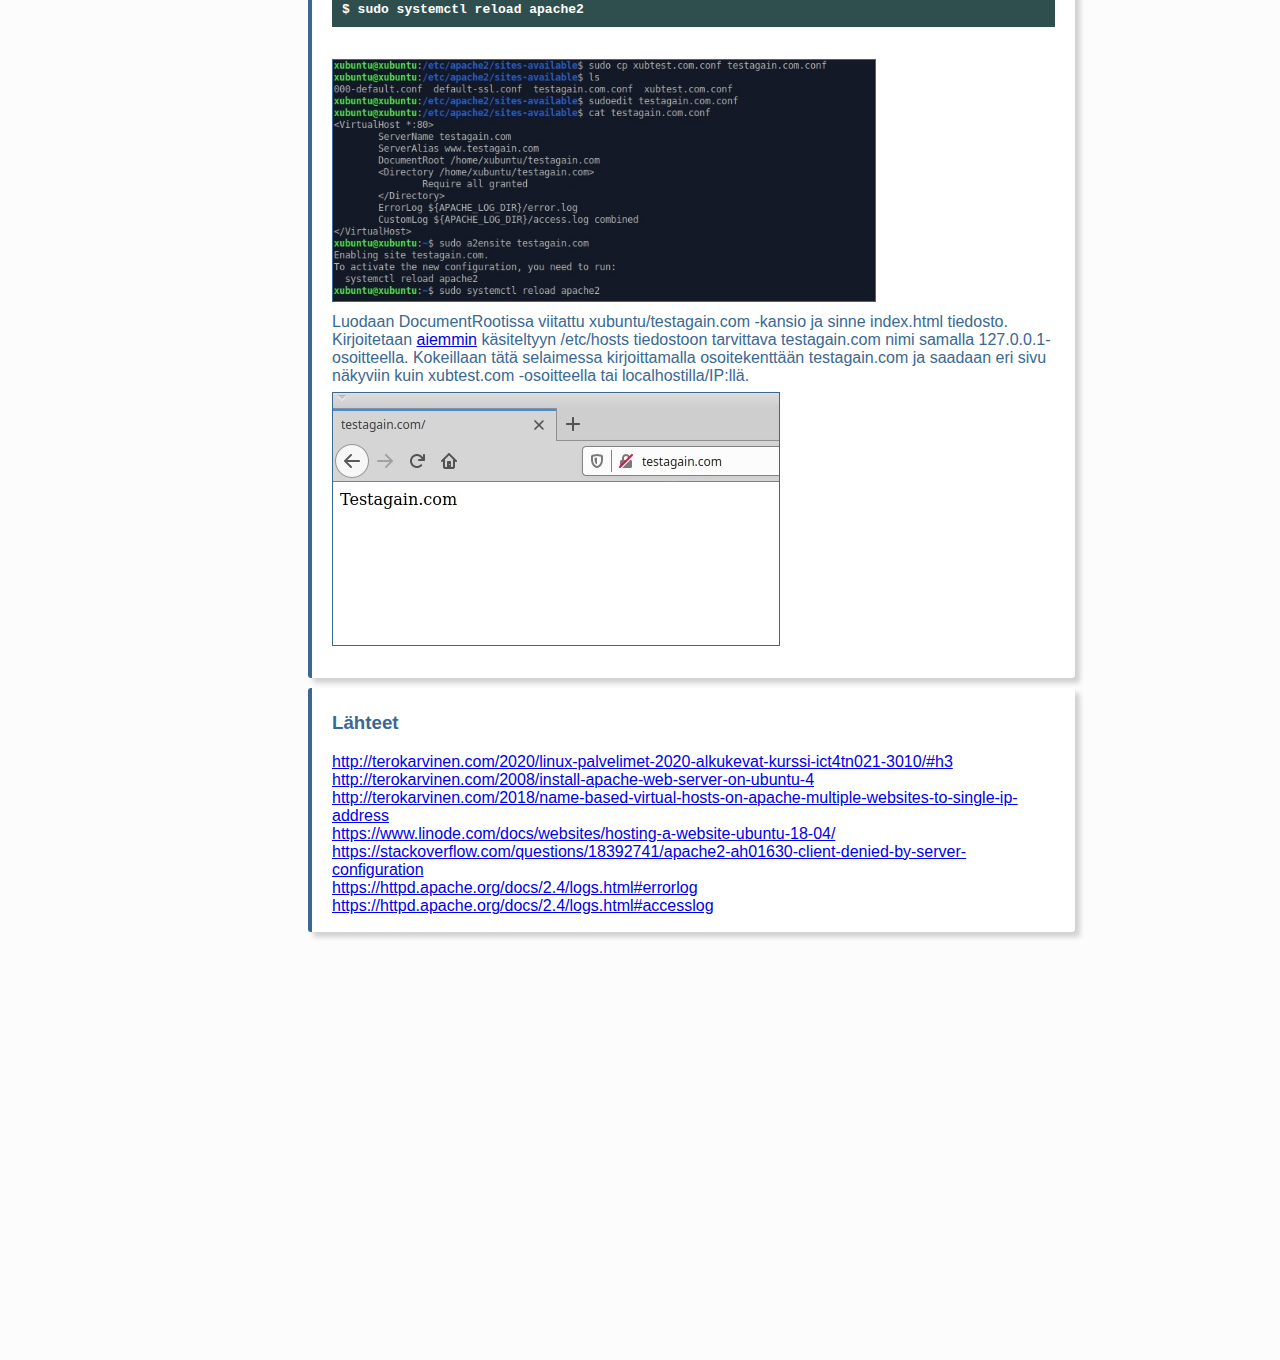
<file: pages/h3.html>
<!DOCTYPE html>
<html lang="fi">
<head>
    <title>Linux-palvelimet</title>
    <meta charset="UTF-8">
    <link rel="stylesheet" type="text/css" href="../css/index.css">
</head>
<body>
    <header>
        <a class="headlink" href="../index.html">
            <h2>Linux-palvelimet <br>Harjoitus 3</h2>
            <p>Kristian Koponen</p>
        </a>
    </header>
    <div class="navBar">
        <ul>
            <li><a href="h1.html"><b>Harjoitus 1</b><br>Livetikku ja Linuxin testaus</a></li>
            <li><a href="h2.html"><b>Harjoitus 2</b><br>Lokimuutoksia ja apt-get</a></li>
            <li><a class="active" href="h3.html"><b>Harjoitus 3</b><br>Apache2 asennus, testailu ja lokin tarkastelu</a></li>
            <li><a href="h4.html"><b>Harjoitus 4</b><br>Virtuaalipalvelin ja nimipalvelu</a></li>
            <li><a href="h5.html"><b>Harjoitus 5</b><br>Python Flask</a></li>
            <li><a href="h6.html"><b>Harjoitus 6</b><br>Tietokanta webissä</a></li>
            <li><a href="h7.html"><b>Harjoitus 7</b><br>Vanha laboratorioharjoitus</a></li>
            <li><a href="h8.html"><b>Harjoitus 8</b><br>Prosessinhallintaa ja lokeja</a></li>
        </ul>
    </div>
    <div class="content">
        <h2>Apache2 asennus, testailu ja lokin tarkastelu</h2>
        <span>11.02.2020, Kristian Koponen</span><br>
        <span>Muokattu ulkoasua, 08.03.2020</span>
        <div class="blueBox">
            <h3>Tehtävänanto<br><span class="small"><a href="http://terokarvinen.com/2020/linux-palvelimet-2020-alkukevat-kurssi-ict4tn021-3010/#h3">Linux-palvelimet h3</a></p></h3>
            <ul>
                <li>
                    <a href="h3.html#h3a"> Asenna Apache, laita käyttäjien kotisivut toimimaan. Testaa esimerkkikotisivulla.</a>
                </li>
                <li>
                    <a href="h3.html#h3h">Tee Apachelle uusi sivu, joka näkyy suoraan palvelimen pääsivulla, mutta jonka sivuja voi muokata normaalin käyttäjän oikeuksilla (name based virtual host, DocumentRoot käyttäjän kotihakemistoon).</a>
                </li>
                <li>
                    <a href="h3.html#h3b">Surffaa oman palvelimesi weppisivuja. Etsi Apachen lokista esimerkki onnistuneesta (200 ok) sivulatauksesta ja epäonnistuneesta (esim 404 not found) sivulatauksesta. Analysoi rivit.</a>
                </li>
                <li>
                    <a href="h3.html#h3m">Vaihda Apachen oletussivu. Eli laita palvelimen etusivulla (ilman tildeä) näkyvä sivu niin, että alkuperäinen on jonkun käyttäjän kotihakemistossa ja voit muokata sitä ilman pääkäyttäjän oikeuksia.</a>
                </li>
                <li>
                    <a href="h3.html#h3dn">Laita kaksi nimeä samaan IP-osoitteeseen. Voit simuloida nimipalvelun toimintaa /etc/hosts -tiedoston avulla. Eli niin, että samalla palvelimella osoitteella teronlenkkisivu.com tulee eri sisältö kuin osoitteella opipentest.com.</a>
                </li>
            </ul>
        </div>
        <div class="blueBox">
            <h3>Käytetyt laitteet</h3>
            <p class="bold">Lenovo ThinkPad X220</p>
            <table>
                <tr>
                    <th>Prosessori:</th>
                    <th>Intel(R) Core(TM) i5-2540M @ 2.60Ghz</th>
                </tr>
                <tr>
                    <th>Keskusmuisti:</th>
                    <th>4GiB 1333Mhz DDR3</th>
                </tr>
                <tr>
                    <th>Näytönohjain:</th>
                    <th>Intel HD Graphics 3000</th>
                </tr>
                <tr>
                    <th>Käyttöjärjestelmä:</th>
                    <th>Windows 10 64-bit</th>
                </tr>
            </table>
            <p class="bold">SanDisk Ultra USB 3.0 32 GB</p><span>xubuntu 18.04.3 amd64 -live</span><br><br>
        </div>
        <div class="blueBox">
            <h3 id="h3a">Apachen asentaminen ja käyttäjän kotisivu</h3>
            <p>Aloitan päivityksellä, eli komennoilla</p>
            <p class="code">$ sudo apt-get update && sudo apt-get upgrade</p>
            <p>Seuraavaksi  asennan apache2 web-palvelimen komennolla</p>
            <p class="code">$ sudo apt-get install apache2 -y</p>
            <p>Testasin että sovellus toimii avaamalla selaimellani localhost -sivun. Testasin saman myös IP-osoitteellani, jonka hain komennolla
            <p class="code">$ ip addr</p>
            <p>Toimi hyvin kummallakin tavalla</p>
            <a href="../img/h3/h3img1.jpg"><img src="../img/h3/h3img1.jpg" alt="h3img1"></a>
            <p>Seuraavaksi luon käyttäjälle kotisivun. Userdirin aktivoimiseksi käytän komentoa</p>
            <p class="code">$ sudo a2enmod userdir</p>
            <p>Konsoliin tulee viesti siitä, että muutoksia varten on käynnistettävä apache2 uudelleen, joka hoituu komennolla
            <p class="code">$ sudo systemctl restart apache2</p><br>
            <a href="../img/h3/h3img2.jpg"><img src="../img/h3/h3img2.jpg" alt="h3img2"></a><br><br>

            <p>Luon oletuskäyttäjälle "xubuntu" public_html kansion komennolla</p>
            <p class="code">$ mkdir public_html</p>
            <p>Tämän kotihakemistoon. Luon yksinkertaisen index.html tiedoston kansioon. Navigoidaan selaimella osoitteeseen localhost/~xubuntu testataksemme, että käyttäjän sivu toimii.</p>
            <a href="../img/h3/h3img3.jpg"><img src="../img/h3/h3img3.jpg" alt="h3img3"></a><br><br>
        </div>
        <div class="blueBox">
            <h3 id="h3h">Name Based Virtual Host ja DocumentRoot käyttäjän kotihakemistoon</h3>
            <p>Aloitetaan navigoimalla sites-available kansioon komennolla </p>
            <p class="code">$ cd /etc/apache2/sites-available/</p>
            <p>ja luomalla uusi tiedosto komennolla
            </p>
            <p class="code">$ sudoedit xubtest.com.conf</p>
            <p>Kirjoitetaan sinne servername, alias ja kansio johon halutaan viitata. Aktivoidaan konfiguraatio komennolla</p>
            <p class="code">$ sudo a2ensite xubtest.com.conf</p>
            <p>ja luetaan konfiguraatiotiedostot uudelleen komennolla</p>
            <p class="code">$ sudo systemctl reload apache2</p>
            <br>
            <a href="../img/h3/h3img4.jpg"><img src="../img/h3/h3img4.jpg" alt="h3img4"></a><br><br>
        </div>
        <div class="blueBox">
            <h3 id="h3b">Apachen lokit</h3>
            <p>Lähden nyt testaamaan edellistä osaa. Sillä xubtest.com domainia ei oikeasti ole, ihan aluksi muokkaan /etc/hosts -tiedostoa</p>
            <p class="code">$ sudo nano /etc/hosts</p>
            <p>Ohjaan siellä selaimen oikeaan paikkaan lisäämällä sinne</p>
            <p class="code">127.0.0.1 xubtest.com</p><br>
            <a href="../img/h3/h3img5.jpg"><img src="../img/h3/h3img5.jpg" alt="h3img5"></a><br>
            <p>Koitan nyt hakea selaimella osoitetta xubtest.com. Sieltä tulee virhe "403 Forbidden". Tarkastelen apachen virhelokia nähdäkseni viimeisimmän tapahtuman.</p>
            <p class="code">$ tail -n 1 /var/log/apache2/error.log</p>
            <p>Virheilmoitus ei ollut mitä kuvittelin. Odotin valitusta puuttuvasta hakemistosta, sillä konfiguraatio-tiedosto viittaa xubtest.com kansioon käyttäjän kotihakemistossa. Sainkin seuraavanlaisen virheilmoituksen.</p>
            <p class="code">[Tue Feb 11 21:05:03.873605 2020] [authz_core:error] [pid 19306:tid 140272692360960] [client 127.0.0.1:47384] AH01630: client denied by server configuration: /home/xubuntu/xubtest.com</p>
            <p>Luen nyt Apachen dokumentointia selvittääkseni asiaa. Ensimmäisenä näemme ajankohdan, jolloin virhe tapahtui. Seuraavana näkyy moduuli, joka tuotti lokimerkinnän. Tätä seuraa prosessin ID ja thread ID. Ennen jyvälle pääsemistä näkyy vielä asiakas joka virheen aiheutti. Viimeisimpänä näkyy oleellisin, eli mikä virhe tuli ja sen tunnus. Tässä tapauksessa virheilmoitus "AH01630" kertoo, että asiakasohjelman pääsy on evätty palvelinkonfiguraation vuoksi, vaikka konfiguraatiotiedostossa oli kirjoitettu "Require all granted" sille kuuluvalle paikalle.</p>
            <p>Etsin virhekoodilla lisätietoa stackoverflow:sta ja siellä eräs käyttäjä kertoo, että virhe tulee virheellisestä DocumentRoot hakemistosta, eli juuri mitä odotin. Korjaan asian luomalla kotihakemistoon xubtest.com kansion komennolla</p>
            <p class="code">$ cd && mkdir xubtest.com</p>
            <p>ja luon kopioin sinne public_html kansioon luomani index.html tiedoston komennolla</p>
            <p class="code">$ cp public_html/index.html xubtest.com/</p>
            <p>Nyt kun yritän päästä sivulle xubtest.com, tulee luomani index.html -sivu esiin. Katson vielä access-lokia komennolla <p class="code">$ tail -n 1 var/log/apache2/access.log</p>
            <p>ja saan seuraavanlaisen rivin.</p>
            <p class="code">127.0.0.1 - - [11/Feb/2020:21:22:32 +0000] "GET / HTTP/1.1" 200 301 "-" "Mozilla/5.0 (X11; Ubuntu; Linux x86_64; rv:72.0) Gecko/20100101 Firefox/72.0"</p>
            <p>Ensimmäisenä näemme localhostin IP-osoitteen. Yhteys tuli tästä koneesta. Toisena näemme ajankohdan, jolloin yhteyspyyntö tuli. Seuraavan näemme tietoa pyyntitavasta. Tässä tapauksessa GET-metodilla, HTTP 1.1:n yli. Seuraavaksi on status-koodi; 200 tarkoittaa OK. Tämän numeron jälkeen näemme tarjoillun sisällön kokoa. Välissä on mysteerinen viiva lainausmerkeissä. Lopputieto on selaimen yksityiskohtia. Mozilla Firefox 64-bittiselle Ubuntulle, joka toimii Gecko-selainmoottorilla.</p>
        </div>
        <div class="blueBox">
            <h3 id="h3m">Oletussivun vaihtaminen.</h3>
            <p>Tässä vaiheessa meillä on toimiva index.html -sivu käyttäjän kotihakemistossa, joka tarjoillaan xubtest.com osoitteella, eli eri sisältö kuin mitä localhostiin tulee oletusarvoisesti 000-default.conf konfiguraation mukaisesti. Nyt palvelimen IP-osoitteella aukeaa apache2:n oletussivu /var/www/ -kansiosta.</p>
            <p>Haluan vaihtaa oletussivun palvelimella. Kytketään oletus-konfiguraatio 000-default.conf pois päältä komennolla</p>
            <p class="code">$ sudo a2dissite 000-default.conf</p>
            <p>Lataan apache2:n uudelleen komennolla</p>
            <p class="code">$ sudo systemctl reload apache2</p>
            <p>Muokkasin hieman xubuntu/public_html/ -kansiossa olevaa index.html tiedostoa erottaakseni sen xubuntu/xubtest.com/ -kansiossa olevasta tiedostosta. Kokeilin avata IP-osoitteella sivun ja uudistettu index.html aukesi selaimeeni.</p>
        </div>
        <div class="blueBox">
            <h3 id="h3dn">Useampi nimi samaan IP-osoitteeseen ja virheilmoitus Apachen asetustiedostossa</h3>
            <p>Palaan tässä vaiheessa eri nimien luontiin. Hakeudumme takaisin kansioon /etc/apache2/sites-available/ ja luomme uuden .conf -tiedoston <a href="h3.html#h3h">aiemmin</a> käytettyjen komentojen tavalla. Kopioin xubtest.com tiedoston ja luon sen pohjalta uuden komennolla</p>
            <p class="code">$ sudo cp xubtest.com.conf testagain.com.conf</p>
            <p>Vaihdan sieltä xubtest.com nimen testagain.comiin. Lataan apache2:n uudelleen komennolla <p class="code">$ sudo systemctl reload apache2</p><br>
            <a href="../img/h3/h3img7.jpg"><img src="../img/h3/h3img7.jpg" alt="h3img7"></a><br>
            <p>Luodaan DocumentRootissa viitattu xubuntu/testagain.com -kansio ja sinne index.html tiedosto. Kirjoitetaan <a href="h3.html#h3b">aiemmin</a> käsiteltyyn /etc/hosts tiedostoon tarvittava testagain.com nimi samalla 127.0.0.1-osoitteella. Kokeillaan tätä selaimessa kirjoittamalla osoitekenttään testagain.com ja saadaan eri sivu näkyviin kuin xubtest.com -osoitteella tai localhostilla/IP:llä.</p>
            <a href="../img/h3/h3img8.jpg"><img src="../img/h3/h3img8.jpg" alt="h3img8"></a><br><br>
        </div>
        <div class="blueBox">
            <h3>Lähteet</h3>
            <p>
                <a href="http://terokarvinen.com/2020/linux-palvelimet-2020-alkukevat-kurssi-ict4tn021-3010/#h3">http://terokarvinen.com/2020/linux-palvelimet-2020-alkukevat-kurssi-ict4tn021-3010/#h3</a><br>
                <a href="http://terokarvinen.com/2008/install-apache-web-server-on-ubuntu-4">http://terokarvinen.com/2008/install-apache-web-server-on-ubuntu-4</a><br>
                <a href="http://terokarvinen.com/2018/name-based-virtual-hosts-on-apache-multiple-websites-to-single-ip-address">http://terokarvinen.com/2018/name-based-virtual-hosts-on-apache-multiple-websites-to-single-ip-address</a><br>
                <a href="https://www.linode.com/docs/websites/hosting-a-website-ubuntu-18-04/">https://www.linode.com/docs/websites/hosting-a-website-ubuntu-18-04/</a><br>
                <a href="https://stackoverflow.com/questions/18392741/apache2-ah01630-client-denied-by-server-configuration">https://stackoverflow.com/questions/18392741/apache2-ah01630-client-denied-by-server-configuration</a><br>
                <a href="https://httpd.apache.org/docs/2.4/logs.html#errorlog">https://httpd.apache.org/docs/2.4/logs.html#errorlog</a><br>
                <a href="https://httpd.apache.org/docs/2.4/logs.html#accesslog">https://httpd.apache.org/docs/2.4/logs.html#accesslog</a><br>
            </p>
        </div>
    </div>
</body>
</html>
</file>
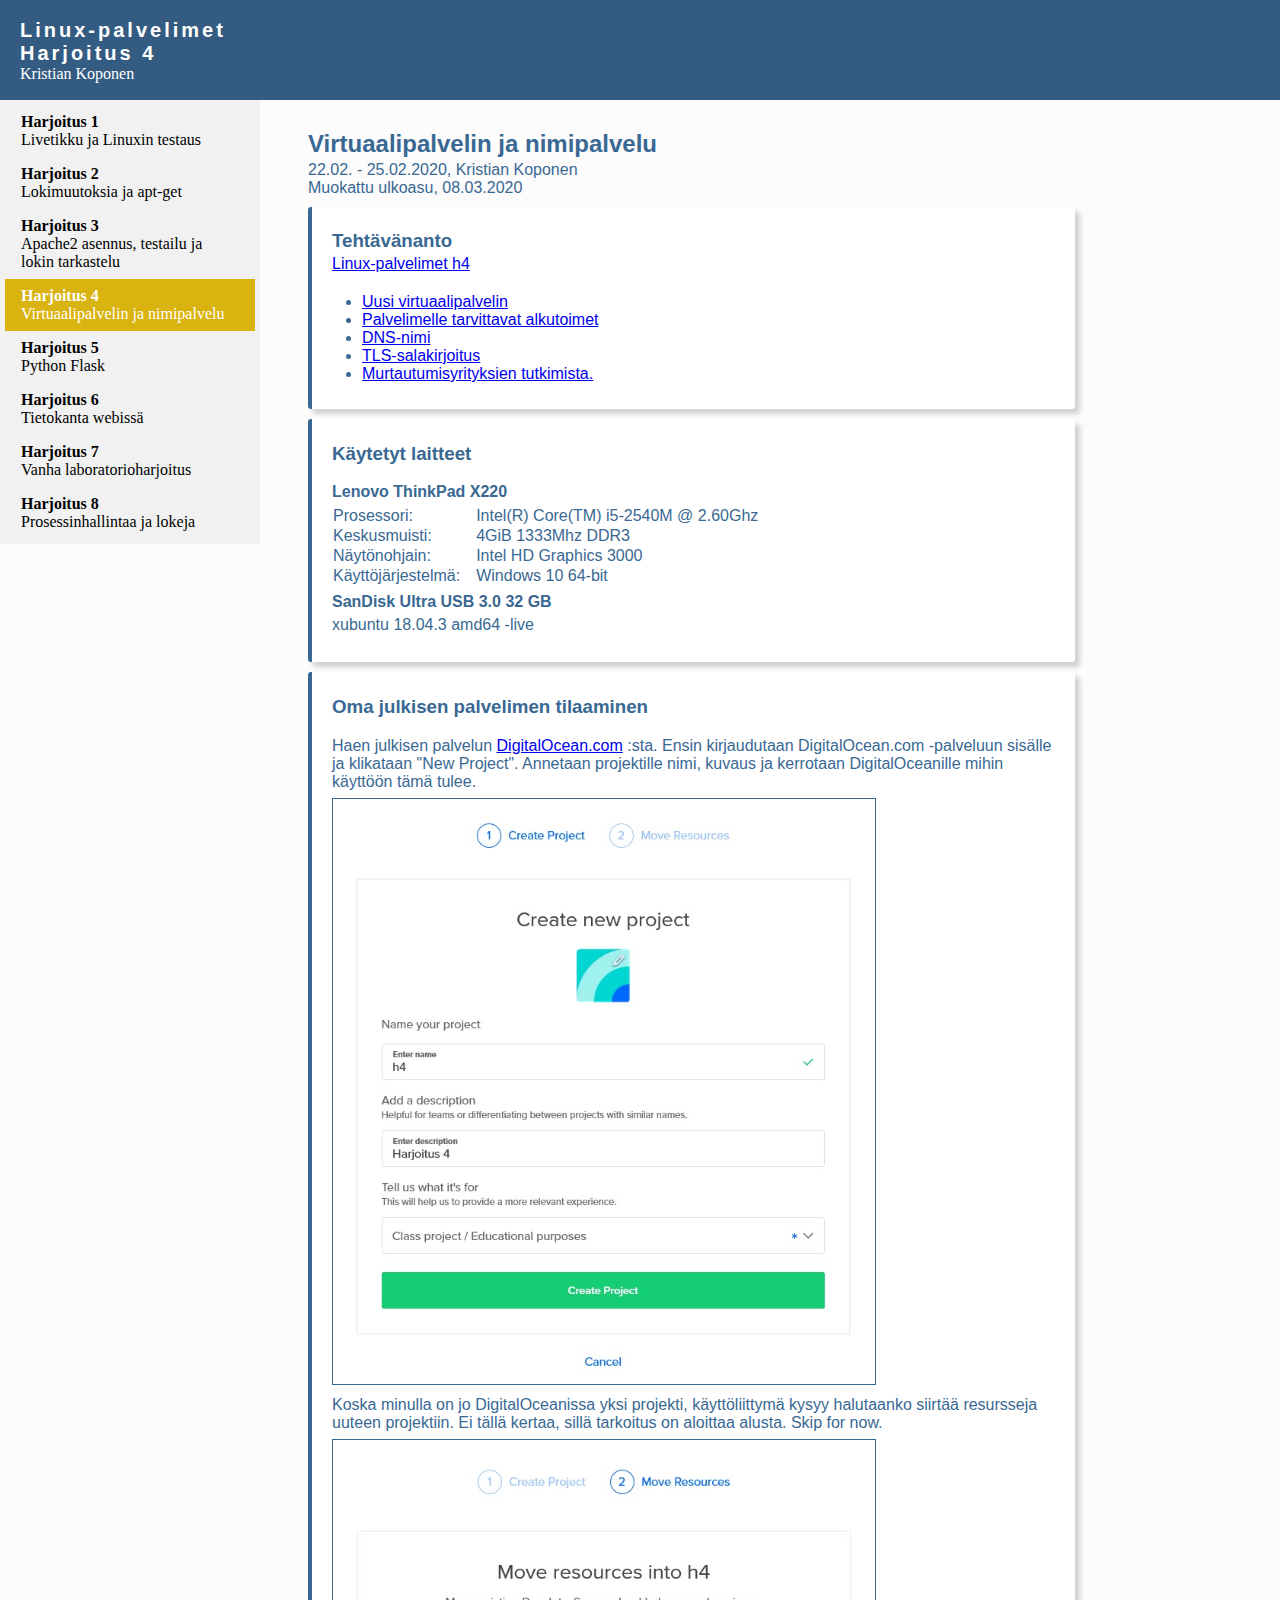
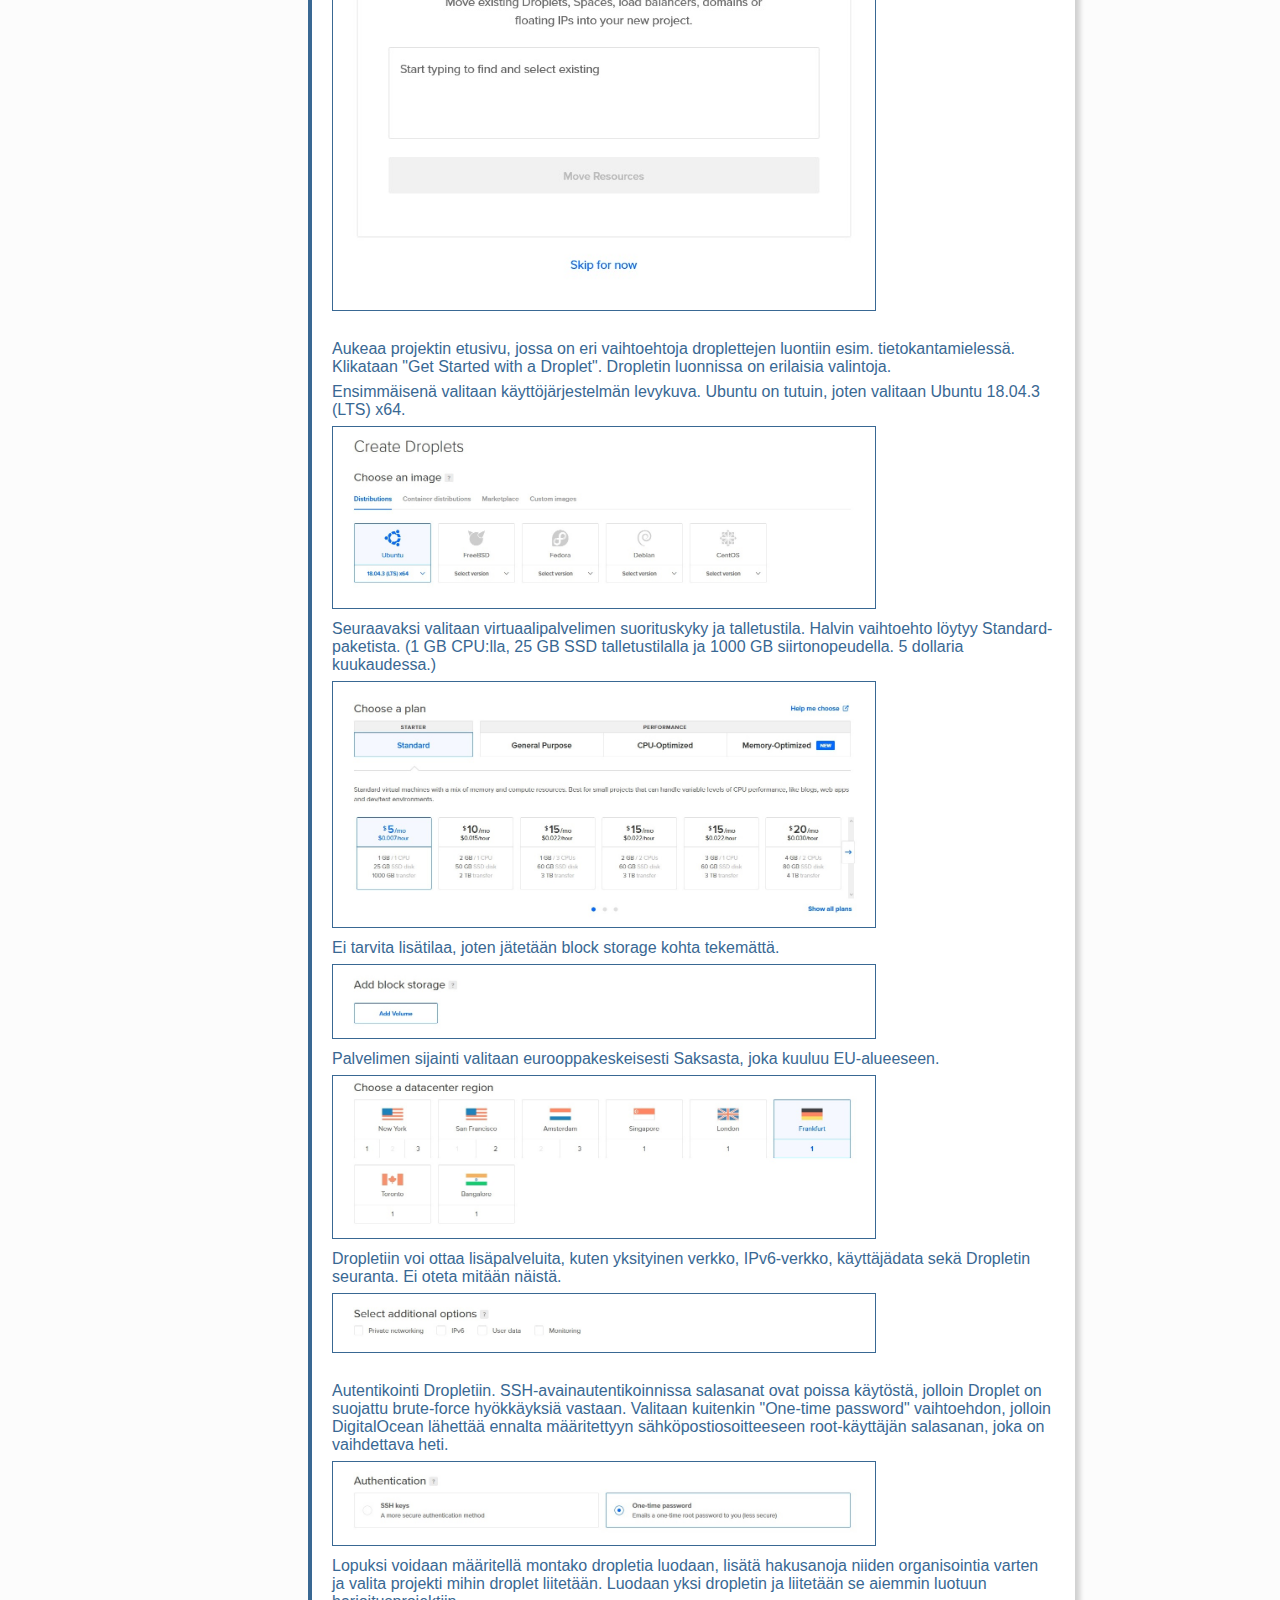
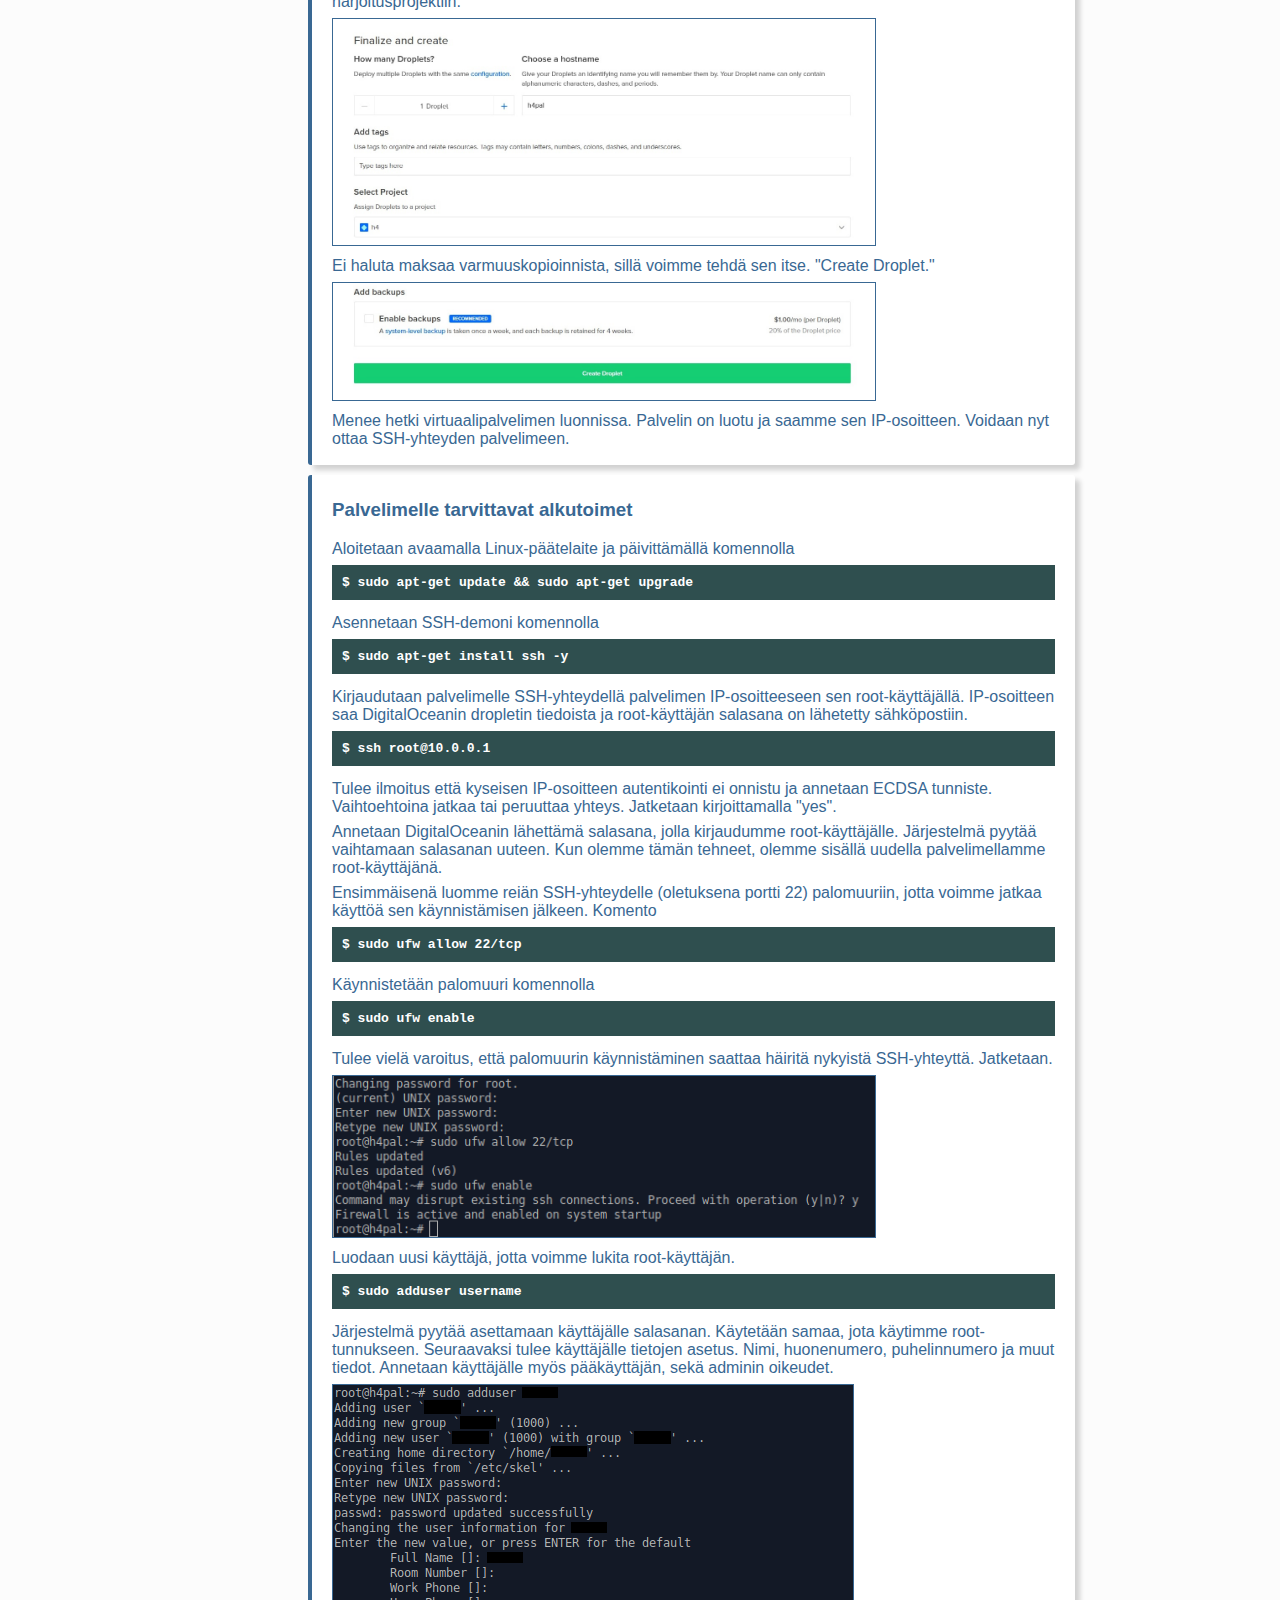
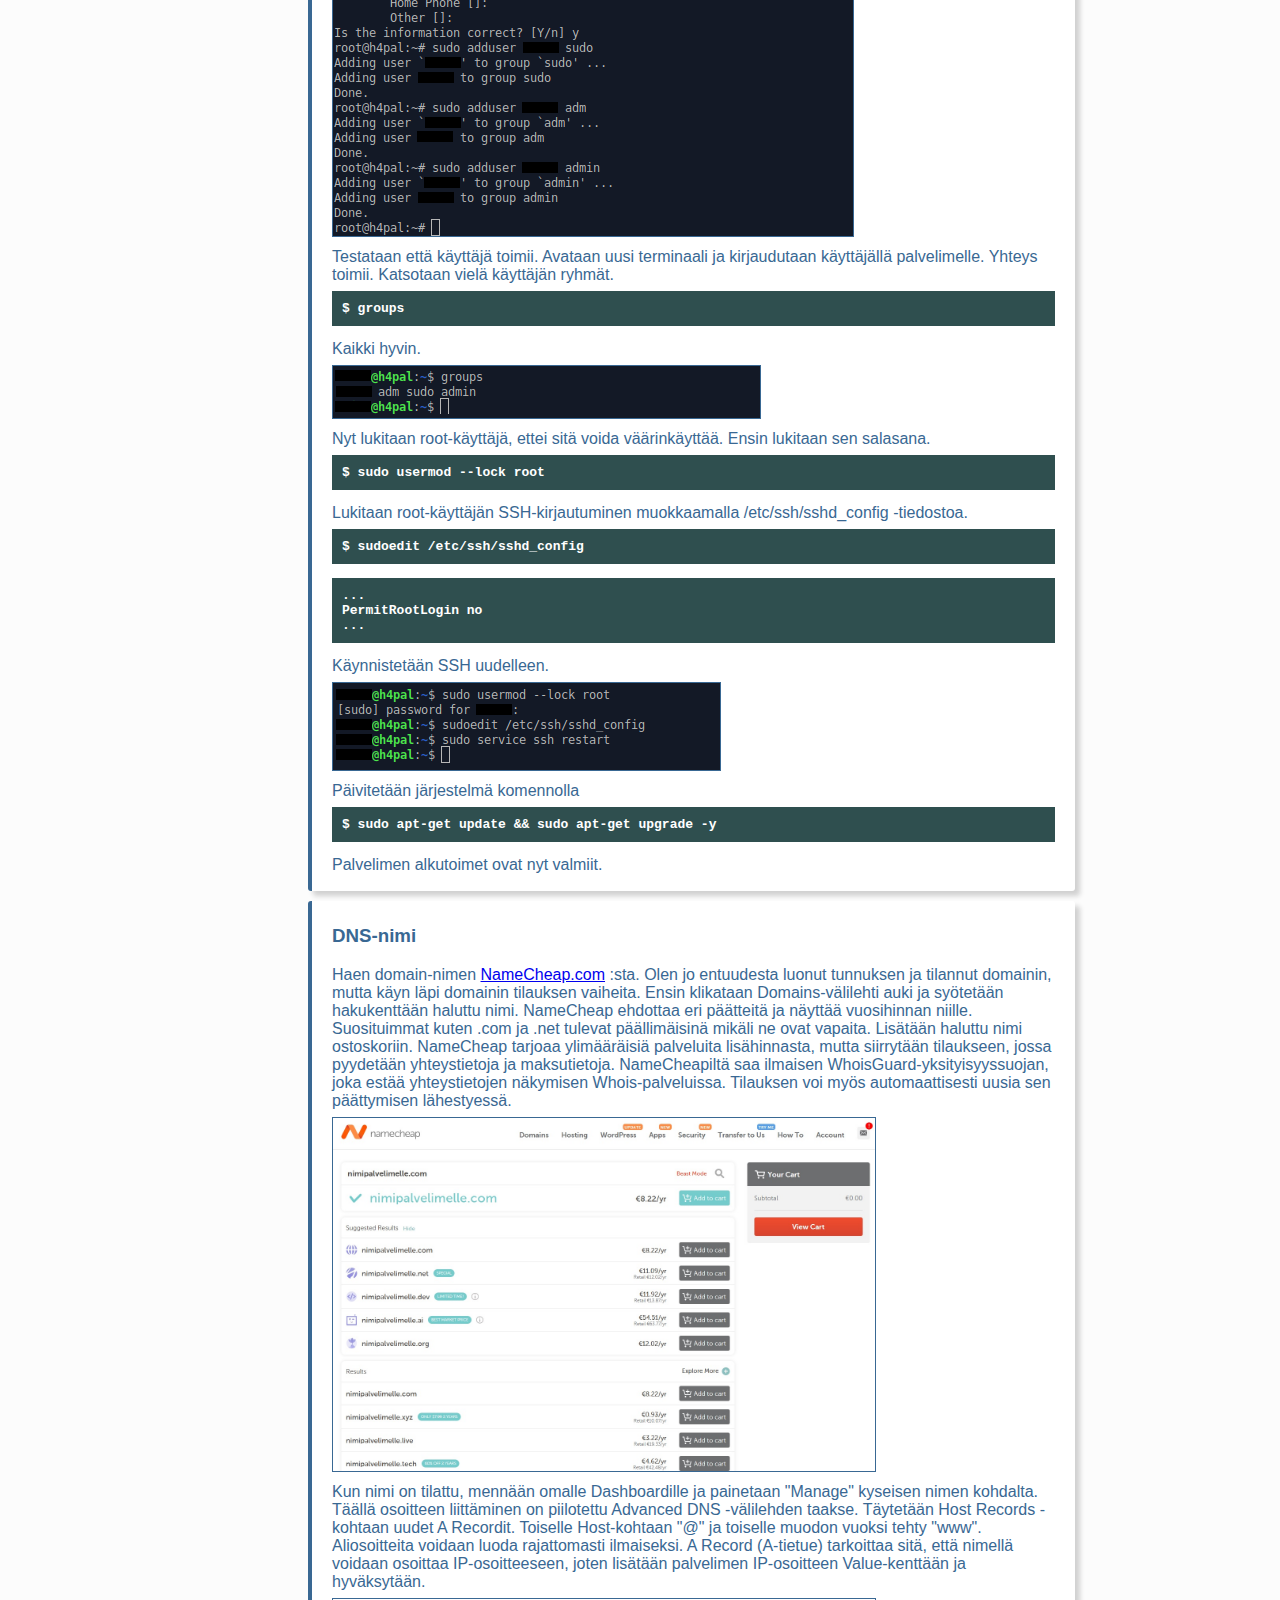
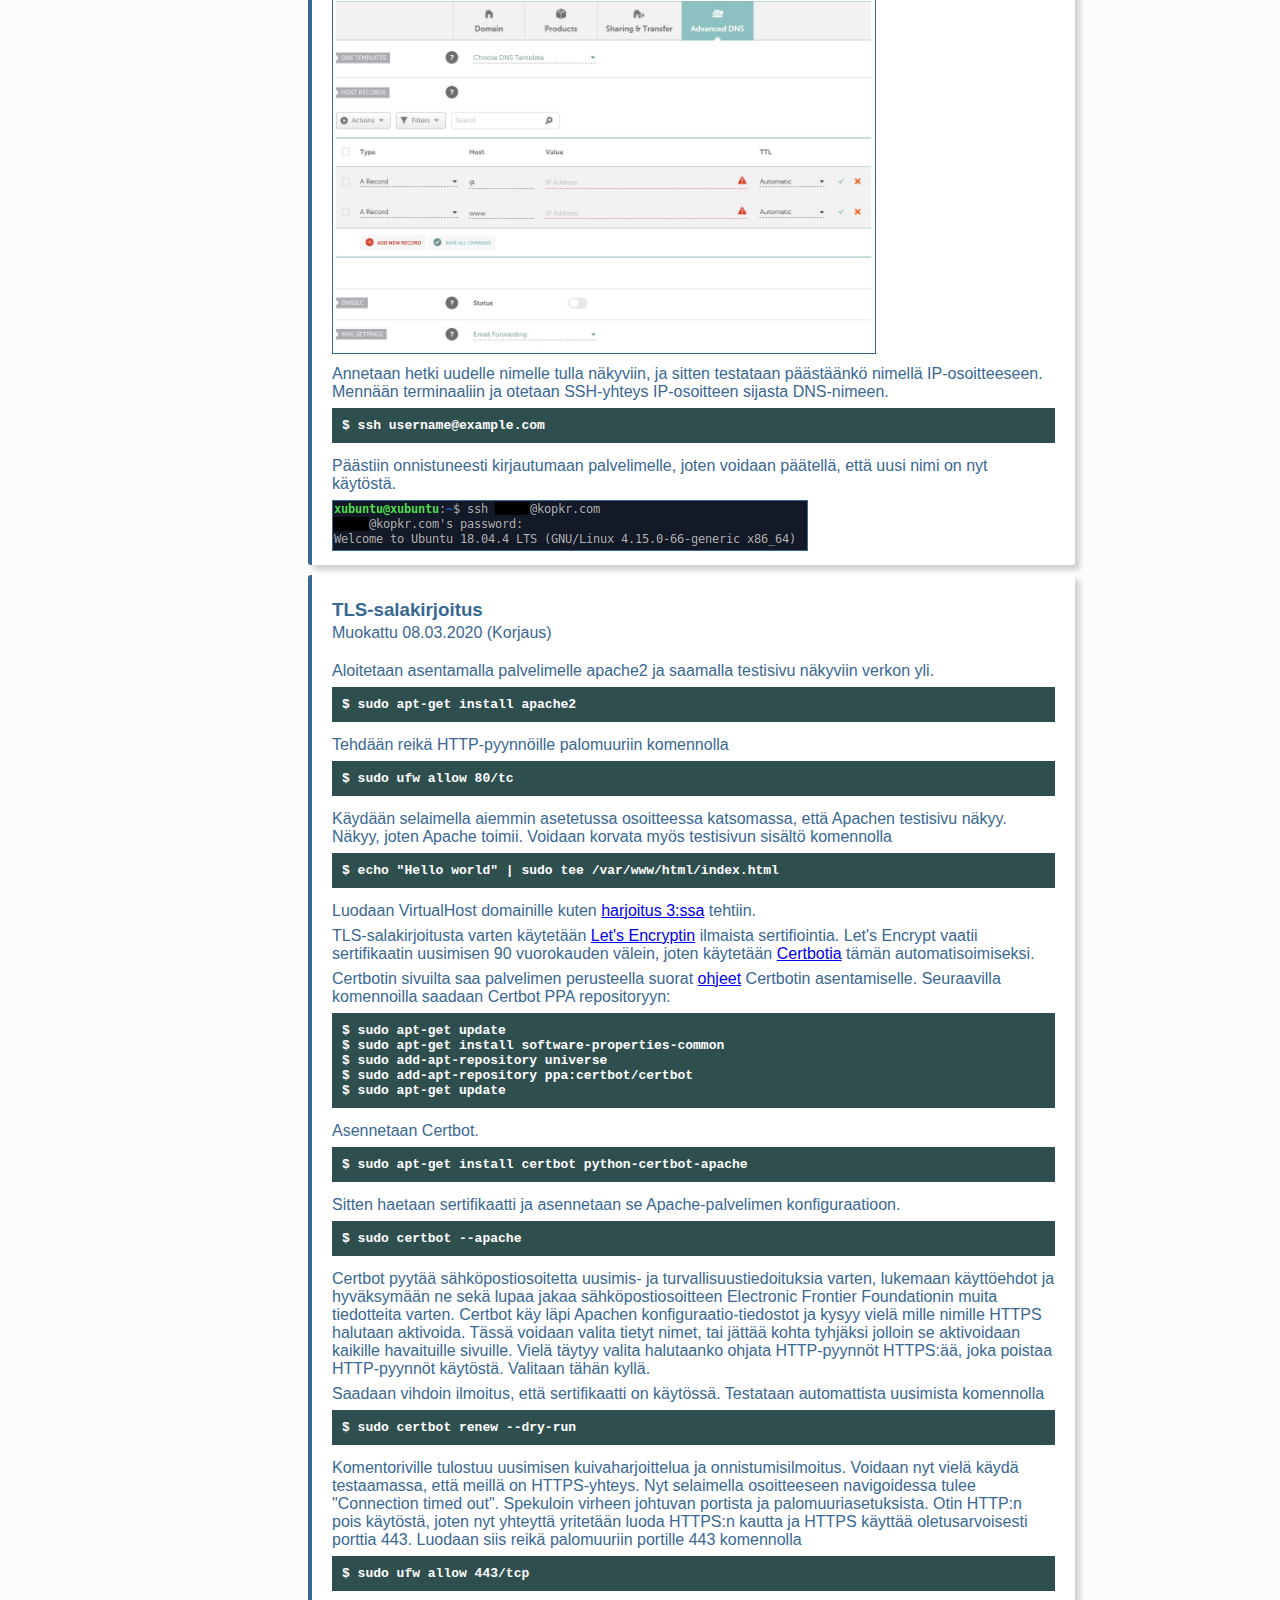
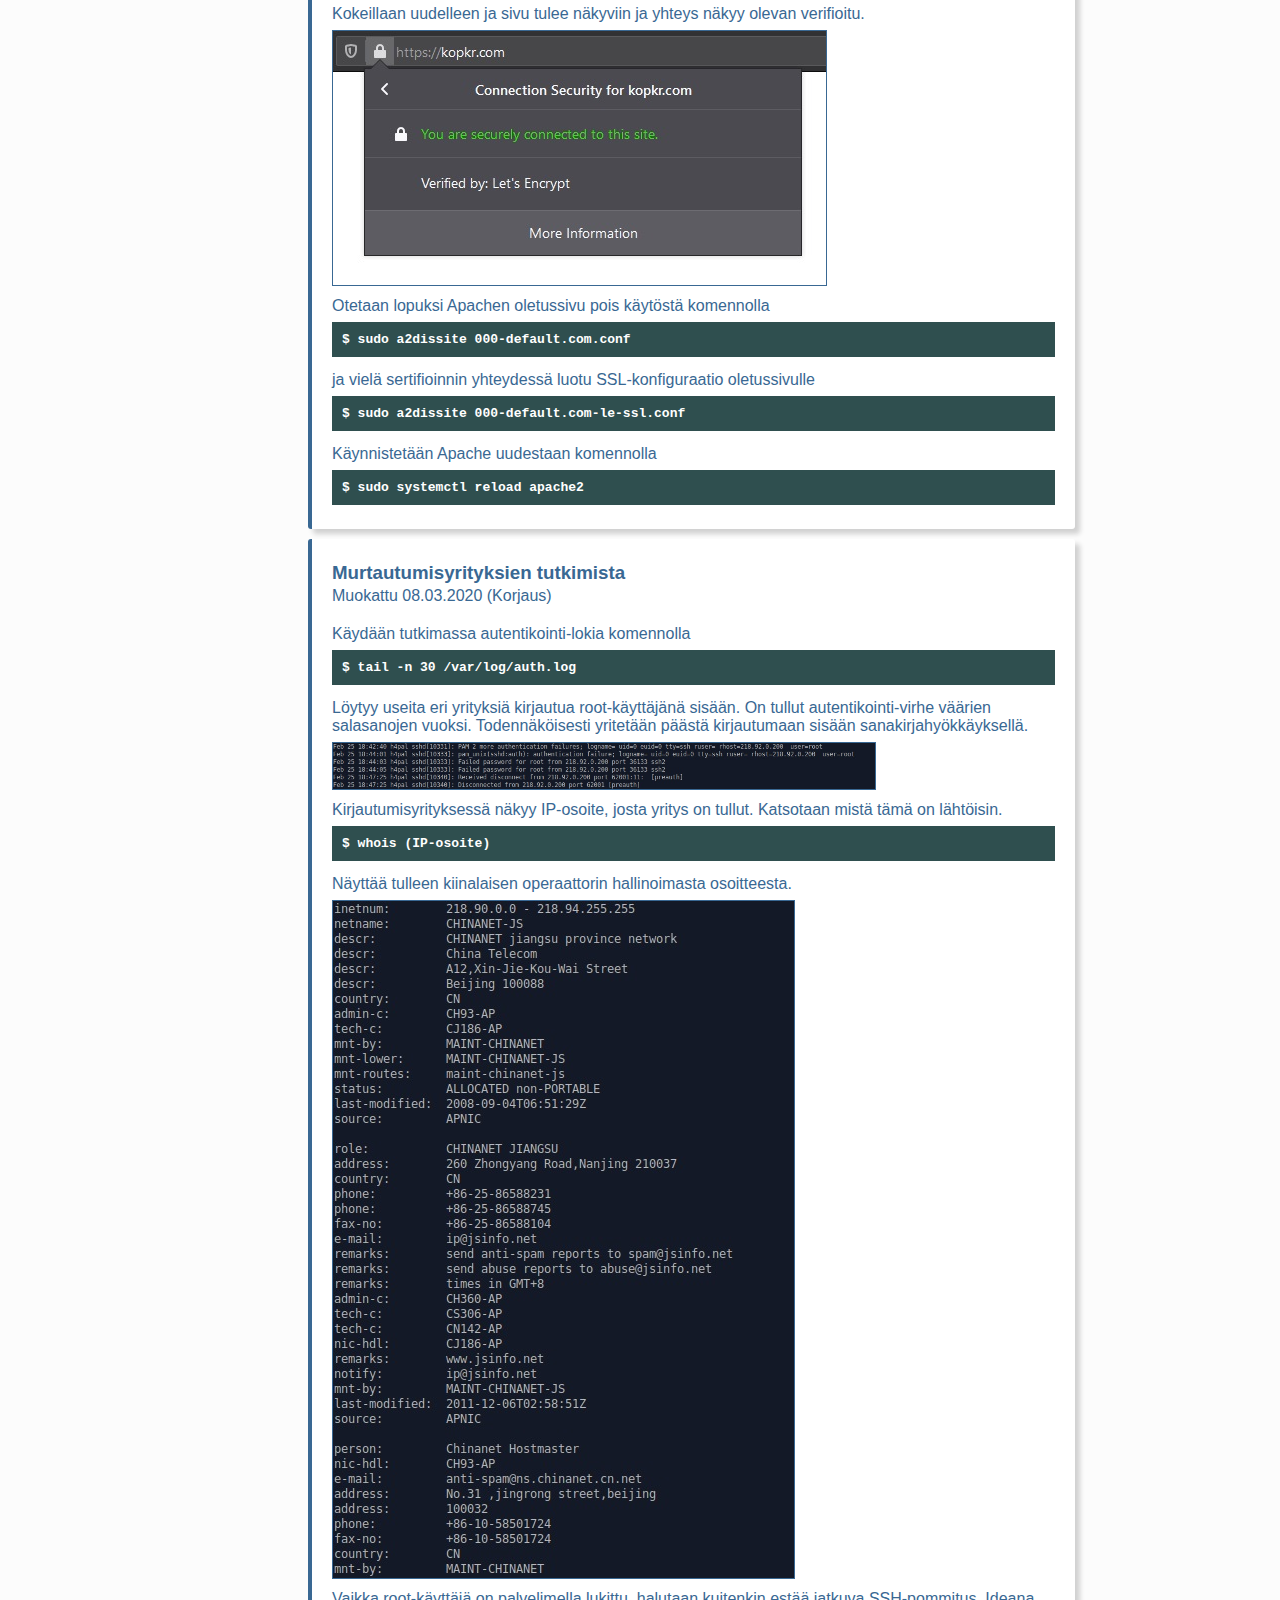
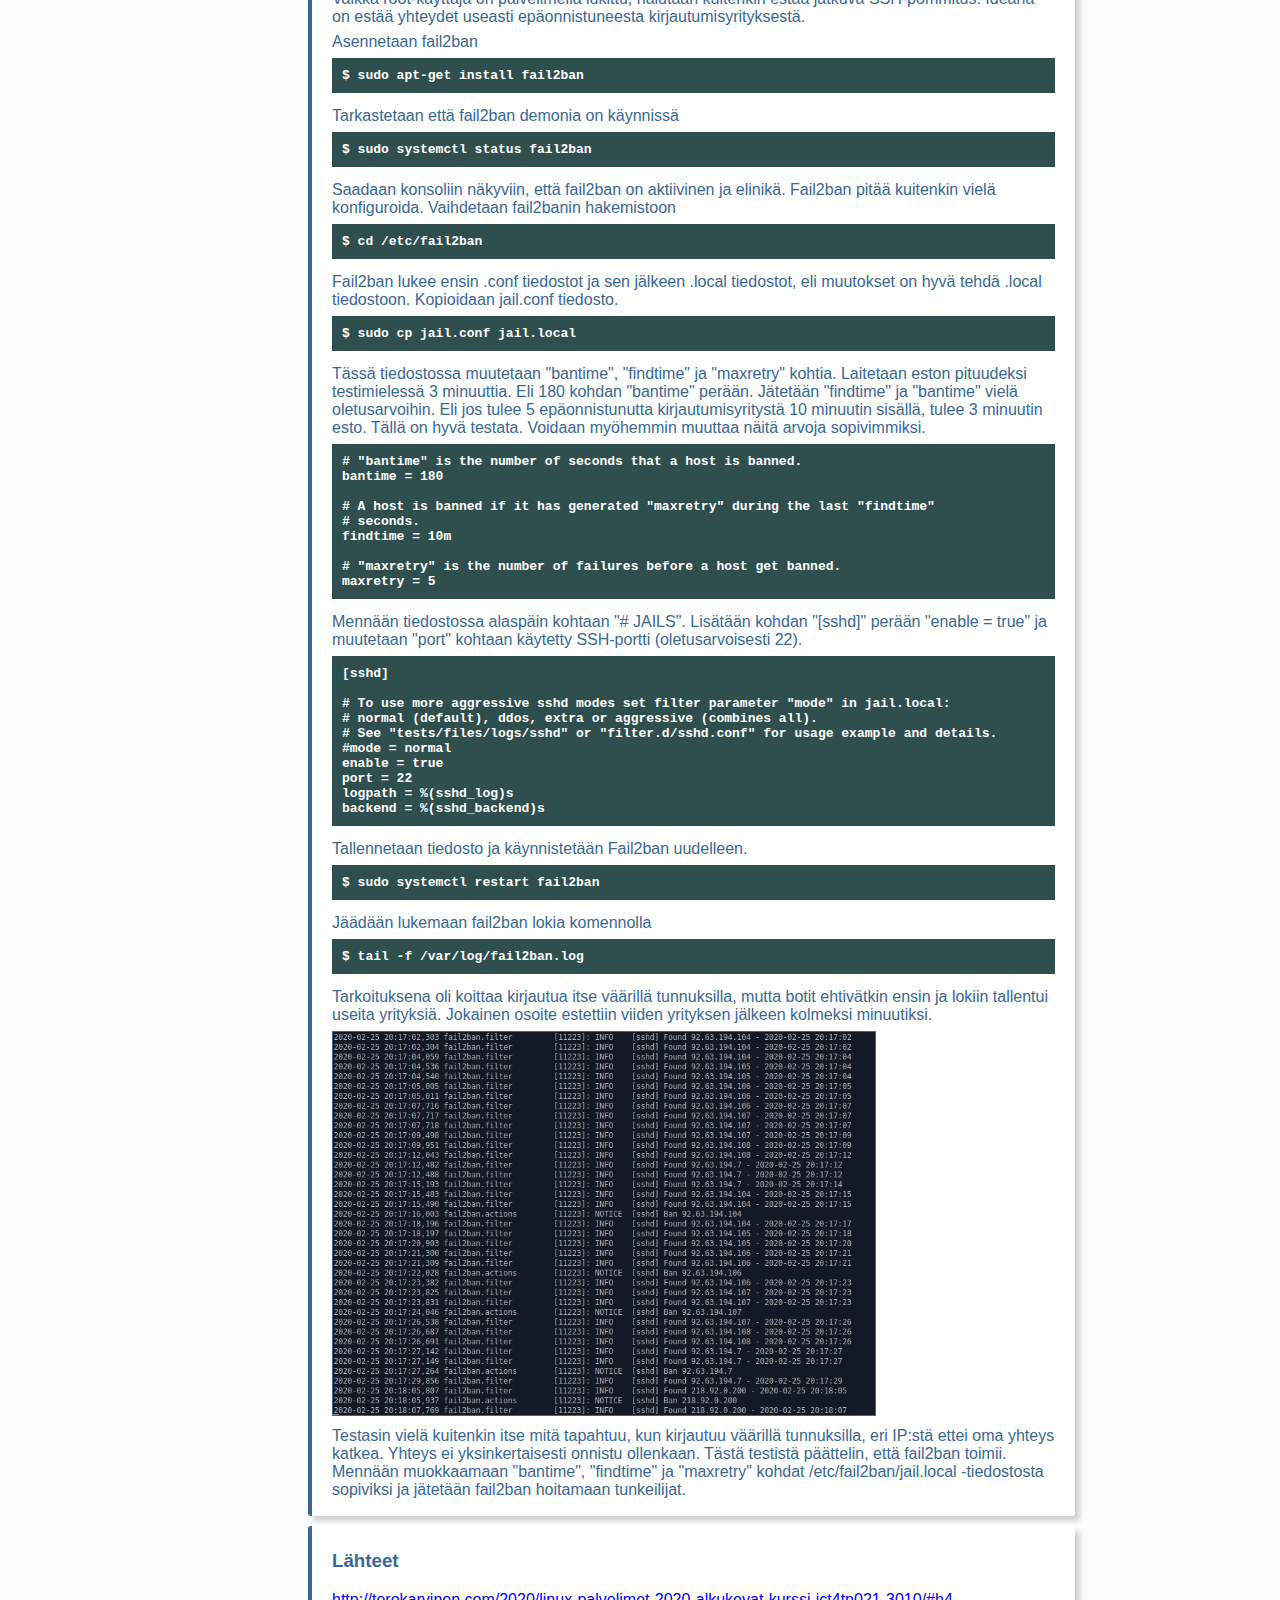
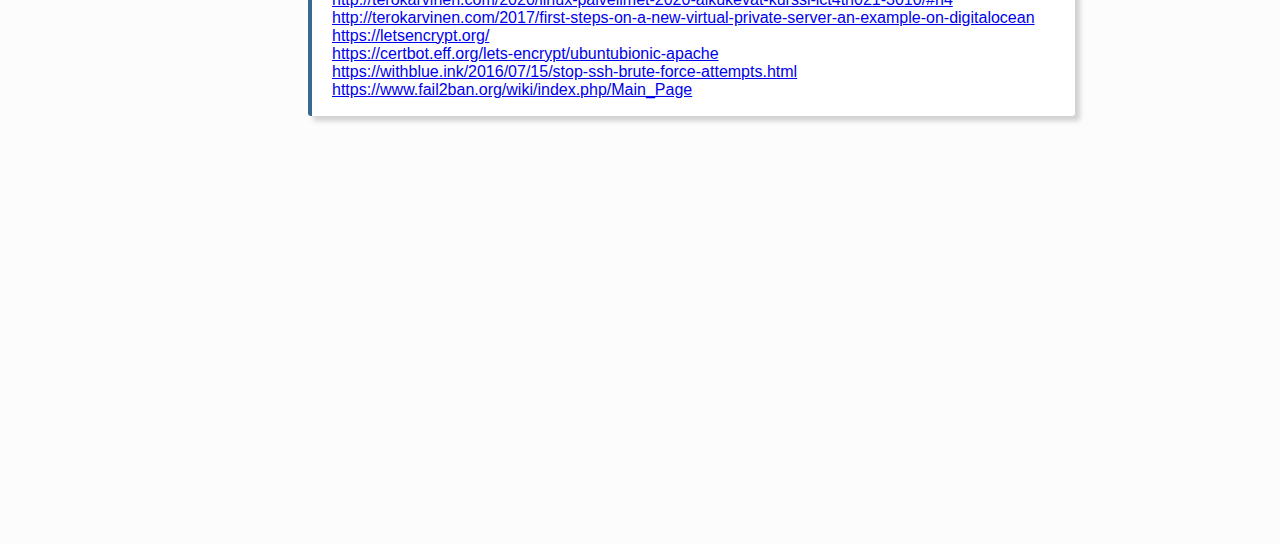
<file: pages/h4.html>
<!DOCTYPE html>
<html lang="fi">
<head>
    <title>Linux-palvelimet</title>
    <meta charset="UTF-8">
    <link rel="stylesheet" type="text/css" href="../css/index.css">
</head>
<body>
    <header>
        <a class="headlink" href="../index.html">
            <h2>Linux-palvelimet <br>Harjoitus 4</h2>
            <p>Kristian Koponen</p>
        </a>
    </header>
    <div class="navBar">
        <ul>
            <li><a href="h1.html"><b>Harjoitus 1</b><br>Livetikku ja Linuxin testaus</a></li>
            <li><a href="h2.html"><b>Harjoitus 2</b><br>Lokimuutoksia ja apt-get</a></li>
            <li><a href="h3.html"><b>Harjoitus 3</b><br>Apache2 asennus, testailu ja lokin tarkastelu</a></li>
            <li><a class="active" href="h4.html"><b>Harjoitus 4</b><br>Virtuaalipalvelin ja nimipalvelu</a></li>
            <li><a href="h5.html"><b>Harjoitus 5</b><br>Python Flask</a></li>
            <li><a href="h6.html"><b>Harjoitus 6</b><br>Tietokanta webissä</a></li>
            <li><a href="h7.html"><b>Harjoitus 7</b><br>Vanha laboratorioharjoitus</a></li>
            <li><a href="h8.html"><b>Harjoitus 8</b><br>Prosessinhallintaa ja lokeja</a></li>
        </ul>
    </div>
    <div class="content">
        <h2>Virtuaalipalvelin ja nimipalvelu</h2>
        <span>22.02. - 25.02.2020, Kristian Koponen</span><br>
        <span>Muokattu ulkoasu, 08.03.2020</span>
        <div class="blueBox">
            <h3>Tehtävänanto<br><span class="small"><a href="http://terokarvinen.com/2020/linux-palvelimet-2020-alkukevat-kurssi-ict4tn021-3010/#h4">Linux-palvelimet h4</a></span></h3>
            <ul>
                <li>
                    <a href="h4.html#h4a">Uusi virtuaalipalvelin</a>
                </li>
                <li>
                    <a href="h4.html#h4b">Palvelimelle tarvittavat alkutoimet</a>
                </li>
                <li>
                    <a href="h4.html#h4c">DNS-nimi</a>
                </li>
                <li>
                    <a href="h4.html#h4d">TLS-salakirjoitus</a>
                </li>
                <li>
                    <a href="h4.html#h4e">Murtautumisyrityksien tutkimista.</a>
                </li>
            </ul>
        </div>
        <div class="blueBox">
            <h3>Käytetyt laitteet</h3>
            <p class="bold">Lenovo ThinkPad X220</p>
            <table>
                <tr>
                    <th>Prosessori:</th>
                    <th>Intel(R) Core(TM) i5-2540M @ 2.60Ghz</th>
                </tr>
                <tr>
                    <th>Keskusmuisti:</th>
                    <th>4GiB 1333Mhz DDR3</th>
                </tr>
                <tr>
                    <th>Näytönohjain:</th>
                    <th>Intel HD Graphics 3000</th>
                </tr>
                <tr>
                    <th>Käyttöjärjestelmä:</th>
                    <th>Windows 10 64-bit</th>
                </tr>
            </table>
            <p class="bold">SanDisk Ultra USB 3.0 32 GB</p><span>xubuntu 18.04.3 amd64 -live</span><br><br>
        </div>
        <div class="blueBox">
            <h3 id="h4a">Oma julkisen palvelimen tilaaminen</h3>
            <p>Haen julkisen palvelun <a href="https://www.digitalocean.com/">DigitalOcean.com</a> :sta. Ensin kirjaudutaan DigitalOcean.com -palveluun sisälle ja klikataan "New Project". Annetaan projektille nimi, kuvaus ja kerrotaan DigitalOceanille mihin käyttöön tämä tulee.</p>
            <a href="../img/h4/h4img1.jpg"><img src="../img/h4/h4img1.jpg"></a><br>
            <p>Koska minulla on jo DigitalOceanissa yksi projekti, käyttöliittymä kysyy halutaanko siirtää resursseja uuteen projektiin. Ei tällä kertaa, sillä tarkoitus on aloittaa alusta. Skip for now.</p>
            <a href="../img/h4/h4img2.jpg"><img src="../img/h4/h4img2.jpg"></a><br><br>
            <p>Aukeaa projektin etusivu, jossa on eri vaihtoehtoja droplettejen luontiin esim. tietokantamielessä. Klikataan "Get Started with a Droplet". Dropletin luonnissa on erilaisia valintoja.</p>
            <p>Ensimmäisenä valitaan käyttöjärjestelmän levykuva. Ubuntu on tutuin, joten valitaan Ubuntu 18.04.3 (LTS) x64.</p>
            <a href="../img/h4/h4img3.jpg"><img src="../img/h4/h4img3.jpg"></a><br>
            <p>Seuraavaksi valitaan virtuaalipalvelimen suorituskyky ja talletustila. Halvin vaihtoehto löytyy Standard-paketista. (1 GB CPU:lla, 25 GB SSD talletustilalla ja 1000 GB siirtonopeudella. 5 dollaria kuukaudessa.)</p>
            <a href="../img/h4/h4img4.jpg"><img src="../img/h4/h4img4.jpg"></a><br>
            <p>Ei tarvita lisätilaa, joten jätetään block storage kohta tekemättä.</p>
            <a href="../img/h4/h4img5.jpg"><img src="../img/h4/h4img5.jpg"></a><br>
            <p>Palvelimen sijainti valitaan eurooppakeskeisesti Saksasta, joka kuuluu EU-alueeseen.</p>
            <a href="../img/h4/h4img6.jpg"><img src="../img/h4/h4img6.jpg"></a><br>
            <p>Dropletiin voi ottaa lisäpalveluita, kuten yksityinen verkko, IPv6-verkko, käyttäjädata sekä Dropletin seuranta. Ei oteta mitään näistä.</p>
            <a href="../img/h4/h4img7.jpg"><img src="../img/h4/h4img7.jpg"></a><br><br>
            <p>Autentikointi Dropletiin. SSH-avainautentikoinnissa salasanat ovat poissa käytöstä, jolloin Droplet on suojattu brute-force hyökkäyksiä vastaan. Valitaan kuitenkin "One-time password" vaihtoehdon, jolloin DigitalOcean lähettää ennalta määritettyyn sähköpostiosoitteeseen root-käyttäjän salasanan, joka on vaihdettava heti.</p>
            <a href="../img/h4/h4img8.jpg"><img src="../img/h4/h4img8.jpg"></a><br>
            <p>Lopuksi voidaan määritellä montako dropletia luodaan, lisätä hakusanoja niiden organisointia varten ja valita projekti mihin droplet liitetään. Luodaan yksi dropletin ja liitetään se aiemmin luotuun harjoitusprojektiin.</p>
            <a href="../img/h4/h4img9.jpg"><img src="../img/h4/h4img9.jpg"></a><br>
            <p>Ei haluta maksaa varmuuskopioinnista, sillä voimme tehdä sen itse. "Create Droplet."</p>
            <a href="../img/h4/h4img10.jpg"><img src="../img/h4/h4img10.jpg"></a><br>
            <p>Menee hetki virtuaalipalvelimen luonnissa. Palvelin on luotu ja saamme sen IP-osoitteen. Voidaan nyt ottaa SSH-yhteyden palvelimeen.</p>
        </div>
        <div class="blueBox">
            <h3 id="h4b">Palvelimelle tarvittavat alkutoimet</h3>
            <p>Aloitetaan avaamalla Linux-päätelaite ja päivittämällä komennolla </p>
            <p class="code">$ sudo apt-get update && sudo apt-get upgrade</p>
            <p>Asennetaan SSH-demoni komennolla</p>
            <p class="code">$ sudo apt-get install ssh -y</p>
            <p>Kirjaudutaan palvelimelle SSH-yhteydellä palvelimen IP-osoitteeseen sen root-käyttäjällä. IP-osoitteen saa DigitalOceanin dropletin tiedoista ja root-käyttäjän salasana on lähetetty sähköpostiin.</p>
            <p class="code">$ ssh root@10.0.0.1</p>
            <p>Tulee ilmoitus että kyseisen IP-osoitteen autentikointi ei onnistu ja annetaan ECDSA tunniste. Vaihtoehtoina jatkaa tai peruuttaa yhteys. Jatketaan kirjoittamalla "yes".</p>
            <p>Annetaan DigitalOceanin lähettämä salasana, jolla kirjaudumme root-käyttäjälle. Järjestelmä pyytää vaihtamaan salasanan uuteen. Kun olemme tämän tehneet, olemme sisällä uudella palvelimellamme root-käyttäjänä.
            </p>
            <p>Ensimmäisenä luomme reiän SSH-yhteydelle (oletuksena portti 22) palomuuriin, jotta voimme jatkaa käyttöä sen käynnistämisen jälkeen. Komento</p>
            <p class="code">$ sudo ufw allow 22/tcp</p>
            <p>Käynnistetään palomuuri komennolla</p>
            <p class="code">$ sudo ufw enable</p><p>
            Tulee vielä varoitus, että palomuurin käynnistäminen saattaa häiritä nykyistä SSH-yhteyttä. Jatketaan.</p>
            <a href="../img/h4/h4img11.jpg"><img src="../img/h4/h4img11.jpg"></a><br>
            <p>Luodaan uusi käyttäjä, jotta voimme lukita root-käyttäjän.</p>
            <p class="code">$ sudo adduser username</p>
            <p>Järjestelmä pyytää asettamaan käyttäjälle salasanan. Käytetään samaa, jota käytimme root-tunnukseen. Seuraavaksi tulee käyttäjälle tietojen asetus. Nimi, huonenumero, puhelinnumero ja muut tiedot. Annetaan käyttäjälle myös pääkäyttäjän, sekä adminin oikeudet.</p>
            <a href="../img/h4/h4img12.jpg"><img src="../img/h4/h4img12.jpg"></a><br>
            <p>Testataan että käyttäjä toimii. Avataan uusi terminaali ja kirjaudutaan käyttäjällä palvelimelle. Yhteys toimii. Katsotaan vielä käyttäjän ryhmät.</p>
            <p class="code">$ groups</p>
            <p>Kaikki hyvin.</p>
            <a href="../img/h4/h4img13.jpg"><img src="../img/h4/h4img13.jpg"></a><br>
            <p>Nyt lukitaan root-käyttäjä, ettei sitä voida väärinkäyttää. Ensin lukitaan sen salasana.</p>
            <p class="code">$ sudo usermod --lock root</p>
            <p>Lukitaan root-käyttäjän SSH-kirjautuminen muokkaamalla /etc/ssh/sshd_config -tiedostoa.</p>
            <p class="code">$ sudoedit /etc/ssh/sshd_config</p>
            <p class="code">...<br>PermitRootLogin no<br>...</p>
            <p>Käynnistetään SSH uudelleen.</p>
            <a href="../img/h4/h4img14.jpg"><img src="../img/h4/h4img14.jpg"></a><br>
            <p>Päivitetään järjestelmä komennolla</p>
            <p class="code">$ sudo apt-get update && sudo apt-get upgrade -y</p>
            <p>Palvelimen alkutoimet ovat nyt valmiit.</p>
        </div>
        <div class="blueBox">
            <h3 id="h4c">DNS-nimi</h3>
            <p>Haen domain-nimen <a href="https://www.namecheap.com/">NameCheap.com</a> :sta. Olen jo entuudesta luonut tunnuksen ja tilannut domainin, mutta käyn läpi domainin tilauksen vaiheita. Ensin klikataan Domains-välilehti auki ja syötetään hakukenttään haluttu nimi. NameCheap ehdottaa eri päätteitä ja näyttää vuosihinnan niille. Suosituimmat kuten .com ja .net tulevat päällimäisinä mikäli ne ovat vapaita. Lisätään haluttu nimi ostoskoriin. NameCheap tarjoaa ylimääräisiä palveluita lisähinnasta, mutta siirrytään tilaukseen, jossa pyydetään yhteystietoja ja maksutietoja. NameCheapiltä saa ilmaisen WhoisGuard-yksityisyyssuojan, joka estää yhteystietojen näkymisen Whois-palveluissa. Tilauksen voi myös automaattisesti uusia sen päättymisen lähestyessä.</p>
            <a href="../img/h4/h4img15.jpg"><img src="../img/h4/h4img15.jpg"></a><br>
            <p>Kun nimi on tilattu, mennään omalle Dashboardille ja painetaan "Manage" kyseisen nimen kohdalta. Täällä osoitteen liittäminen on piilotettu Advanced DNS -välilehden taakse. Täytetään Host Records -kohtaan uudet A Recordit. Toiselle Host-kohtaan "@" ja toiselle muodon vuoksi tehty "www". Aliosoitteita voidaan luoda rajattomasti ilmaiseksi. A Record (A-tietue) tarkoittaa sitä, että nimellä voidaan osoittaa IP-osoitteeseen, joten lisätään palvelimen IP-osoitteen Value-kenttään ja hyväksytään.</p>
            <a href="../img/h4/h4img16.jpg"><img src="../img/h4/h4img16.jpg"></a><br>
            <p>Annetaan hetki uudelle nimelle tulla näkyviin, ja sitten testataan päästäänkö nimellä IP-osoitteeseen. Mennään terminaaliin ja otetaan SSH-yhteys IP-osoitteen sijasta DNS-nimeen.</p>
            <p class="code">$ ssh username@example.com</p>
            <p>Päästiin onnistuneesti kirjautumaan palvelimelle, joten voidaan päätellä, että uusi nimi on nyt käytöstä.</p>
            <a href="../img/h4/h4img17.jpg"><img src="../img/h4/h4img17.jpg"></a><br>
        </div>
        <div class="blueBox">
            <h3 id="h4d">TLS-salakirjoitus<br><span class="small">Muokattu 08.03.2020 (Korjaus)</span></h3>
            <p>Aloitetaan asentamalla palvelimelle apache2 ja saamalla testisivu näkyviin verkon yli.</p>
            <p class="code">$ sudo apt-get install apache2</p>
            <p>Tehdään reikä HTTP-pyynnöille palomuuriin komennolla</p>
            <p class="code">$ sudo ufw allow 80/tc</p>
            <p>Käydään selaimella aiemmin asetetussa osoitteessa katsomassa, että Apachen testisivu näkyy. Näkyy, joten Apache toimii. Voidaan korvata myös testisivun sisältö komennolla</p>
            <p class="code">$ echo "Hello world" | sudo tee /var/www/html/index.html</p>
            <p>Luodaan VirtualHost domainille kuten <a href="h3.html#h3h">harjoitus 3:ssa</a> tehtiin.</p>
            <p>TLS-salakirjoitusta varten käytetään <a href="https://letsencrypt.org/">Let's Encryptin</a> ilmaista sertifiointia. Let's Encrypt vaatii sertifikaatin uusimisen 90 vuorokauden välein, joten käytetään <a href="https://certbot.eff.org/">Certbotia</a> tämän automatisoimiseksi.</p>
            <p>Certbotin sivuilta saa palvelimen perusteella suorat <a href="https://certbot.eff.org/lets-encrypt/ubuntubionic-apache">ohjeet</a> Certbotin asentamiselle. Seuraavilla komennoilla saadaan Certbot PPA repositoryyn:</p>
            <p class="code">
                $ sudo apt-get update<br>
                $ sudo apt-get install software-properties-common<br>
                $ sudo add-apt-repository universe<br>
                $ sudo add-apt-repository ppa:certbot/certbot<br>
                $ sudo apt-get update
            </p>
            <p>Asennetaan Certbot.</p>
            <p class="code">$ sudo apt-get install certbot python-certbot-apache</p>
            <p>Sitten haetaan sertifikaatti ja asennetaan se Apache-palvelimen konfiguraatioon.</p>
            <p class="code">$ sudo certbot --apache</p>
            <p>Certbot pyytää sähköpostiosoitetta uusimis- ja turvallisuustiedoituksia varten, lukemaan käyttöehdot ja hyväksymään ne sekä lupaa jakaa sähköpostiosoitteen Electronic Frontier Foundationin muita tiedotteita varten. Certbot käy läpi Apachen konfiguraatio-tiedostot ja kysyy vielä mille nimille HTTPS halutaan aktivoida. Tässä voidaan valita tietyt nimet, tai jättää kohta tyhjäksi jolloin se aktivoidaan kaikille havaituille sivuille. Vielä täytyy valita halutaanko ohjata HTTP-pyynnöt HTTPS:ää, joka poistaa HTTP-pyynnöt käytöstä. Valitaan tähän kyllä.</p>
            <p>Saadaan vihdoin ilmoitus, että sertifikaatti on käytössä. Testataan automattista uusimista komennolla</p>
            <p class="code">$ sudo certbot renew --dry-run</p>
            <p>Komentoriville tulostuu uusimisen kuivaharjoittelua ja onnistumisilmoitus. Voidaan nyt vielä käydä testaamassa, että meillä on HTTPS-yhteys. Nyt selaimella osoitteeseen navigoidessa tulee "Connection timed out". Spekuloin virheen johtuvan portista ja palomuuriasetuksista. Otin HTTP:n pois käytöstä, joten nyt yhteyttä yritetään luoda HTTPS:n kautta ja HTTPS käyttää oletusarvoisesti porttia 443. Luodaan siis reikä palomuuriin portille 443 komennolla</p>
            <p class="code">$ sudo ufw allow 443/tcp</p>
            <p>Kokeillaan uudelleen ja sivu tulee näkyviin ja yhteys näkyy olevan verifioitu.</p>
            <a href="../img/h4/h4img18.jpg"><img src="../img/h4/h4img18.jpg"></a><br>
            <p>Otetaan lopuksi Apachen oletussivu pois käytöstä komennolla</p>
            <p class="code">$ sudo a2dissite 000-default.com.conf</p>
            <p>ja vielä sertifioinnin yhteydessä luotu SSL-konfiguraatio oletussivulle
            </p>
            <p class="code">$ sudo a2dissite 000-default.com-le-ssl.conf</p>
            <p>Käynnistetään Apache uudestaan komennolla</p>
            <p class="code">$ sudo systemctl reload apache2</p>
        </div>
        <div class="blueBox">
            <h3 id="h4e">Murtautumisyrityksien tutkimista<br><span class="small">Muokattu 08.03.2020 (Korjaus)</span></h3>
            <p>Käydään tutkimassa autentikointi-lokia komennolla</p>
            <p class="code">$ tail -n 30 /var/log/auth.log</p>
            <p>Löytyy useita eri yrityksiä kirjautua root-käyttäjänä sisään. On tullut autentikointi-virhe väärien salasanojen vuoksi. Todennäköisesti yritetään päästä kirjautumaan sisään sanakirjahyökkäyksellä.</p>
            <a href="../img/h4/h4img19.jpg"><img src="../img/h4/h4img19.jpg"></a><br>
            <p>Kirjautumisyrityksessä näkyy IP-osoite, josta yritys on tullut. Katsotaan mistä tämä on lähtöisin.
            <p class="code">$ whois (IP-osoite)</p>
            <p>Näyttää tulleen kiinalaisen operaattorin hallinoimasta osoitteesta.</p>
            <a href="../img/h4/h4img20.jpg"><img src="../img/h4/h4img20.jpg"></a><br>
            <p>Vaikka root-käyttäjä on palvelimella lukittu, halutaan kuitenkin estää jatkuva SSH-pommitus. Ideana on estää yhteydet useasti epäonnistuneesta kirjautumisyrityksestä.</p>
            <p>Asennetaan fail2ban</p>
            <p class="code">$ sudo apt-get install fail2ban</p>
            <p>Tarkastetaan että fail2ban demonia on käynnissä</p>
            <p class="code">$ sudo systemctl status fail2ban</p>
            <p>Saadaan konsoliin näkyviin, että fail2ban on aktiivinen ja elinikä. Fail2ban pitää kuitenkin vielä konfiguroida. Vaihdetaan fail2banin hakemistoon</p>
            <p class="code">$ cd /etc/fail2ban</p>
            <p>Fail2ban lukee ensin .conf tiedostot ja sen jälkeen .local tiedostot, eli muutokset on hyvä tehdä .local tiedostoon. Kopioidaan jail.conf tiedosto.</p>
            <p class="code">$ sudo cp jail.conf jail.local</p>
            <p>Tässä tiedostossa muutetaan "bantime", "findtime" ja "maxretry" kohtia. Laitetaan eston pituudeksi testimielessä 3 minuuttia. Eli 180 kohdan "bantime" perään. Jätetään "findtime" ja "bantime" vielä oletusarvoihin. Eli jos tulee 5 epäonnistunutta kirjautumisyritystä 10 minuutin sisällä, tulee 3 minuutin esto. Tällä on hyvä testata. Voidaan myöhemmin muuttaa näitä arvoja sopivimmiksi.</p>
            <p class="code">
                # "bantime" is the number of seconds that a host is banned.<br>
                bantime  = 180<br>
                <br>
                # A host is banned if it has generated "maxretry" during the last "findtime"<br>
                # seconds.<br>
                findtime  = 10m<br>
                <br>
                # "maxretry" is the number of failures before a host get banned.<br>
                maxretry = 5<br>
            </p>
            <p>Mennään tiedostossa alaspäin kohtaan "# JAILS". Lisätään kohdan "[sshd]" perään "enable = true" ja muutetaan "port" kohtaan käytetty SSH-portti (oletusarvoisesti 22).</p>
            <p class="code">
                [sshd]<br>
                <br>
                # To use more aggressive sshd modes set filter parameter "mode" in jail.local:<br>
                # normal (default), ddos, extra or aggressive (combines all).<br>
                # See "tests/files/logs/sshd" or "filter.d/sshd.conf" for usage example and details.<br>
                #mode   = normal<br>
                enable  = true<br>
                port    = 22<br>
                logpath = %(sshd_log)s<br>
                backend = %(sshd_backend)s<br>
            </p>
            <p>Tallennetaan tiedosto ja käynnistetään Fail2ban uudelleen.</p>
            <p class="code">$ sudo systemctl restart fail2ban</p>
            <p>Jäädään lukemaan fail2ban lokia komennolla</p>
            <p class="code">$ tail -f /var/log/fail2ban.log</p>
            <p>Tarkoituksena oli koittaa kirjautua itse väärillä tunnuksilla, mutta botit ehtivätkin ensin ja lokiin tallentui useita yrityksiä. Jokainen osoite estettiin viiden yrityksen jälkeen kolmeksi minuutiksi.</p>
            <a href="../img/h4/h4img21.jpg"><img src="../img/h4/h4img21.jpg"></a><br>
            <p>Testasin vielä kuitenkin itse mitä tapahtuu, kun kirjautuu väärillä tunnuksilla, eri IP:stä ettei oma yhteys katkea. Yhteys ei yksinkertaisesti onnistu ollenkaan. Tästä testistä päättelin, että fail2ban toimii. Mennään muokkaamaan "bantime", "findtime" ja "maxretry" kohdat /etc/fail2ban/jail.local -tiedostosta sopiviksi ja jätetään fail2ban hoitamaan tunkeilijat.</p>
        </div>  
        <div class="blueBox">
            <h3>Lähteet</h3>
            <p>
                <a href="http://terokarvinen.com/2020/linux-palvelimet-2020-alkukevat-kurssi-ict4tn021-3010/#h4">http://terokarvinen.com/2020/linux-palvelimet-2020-alkukevat-kurssi-ict4tn021-3010/#h4</a><br>
                <a href="http://terokarvinen.com/2017/first-steps-on-a-new-virtual-private-server-an-example-on-digitalocean">http://terokarvinen.com/2017/first-steps-on-a-new-virtual-private-server-an-example-on-digitalocean</a><br>
                <a href="https://letsencrypt.org/">https://letsencrypt.org/</a><br>
                <a href="https://certbot.eff.org/lets-encrypt/ubuntubionic-apache">https://certbot.eff.org/lets-encrypt/ubuntubionic-apache</a><br>
                <a href="https://withblue.ink/2016/07/15/stop-ssh-brute-force-attempts.html">https://withblue.ink/2016/07/15/stop-ssh-brute-force-attempts.html</a><br>
                <a href="https://www.fail2ban.org/wiki/index.php/Main_Page">https://www.fail2ban.org/wiki/index.php/Main_Page</a><br>
                
            </p>
        </div>
    </div>
</body>
</html>
</file>
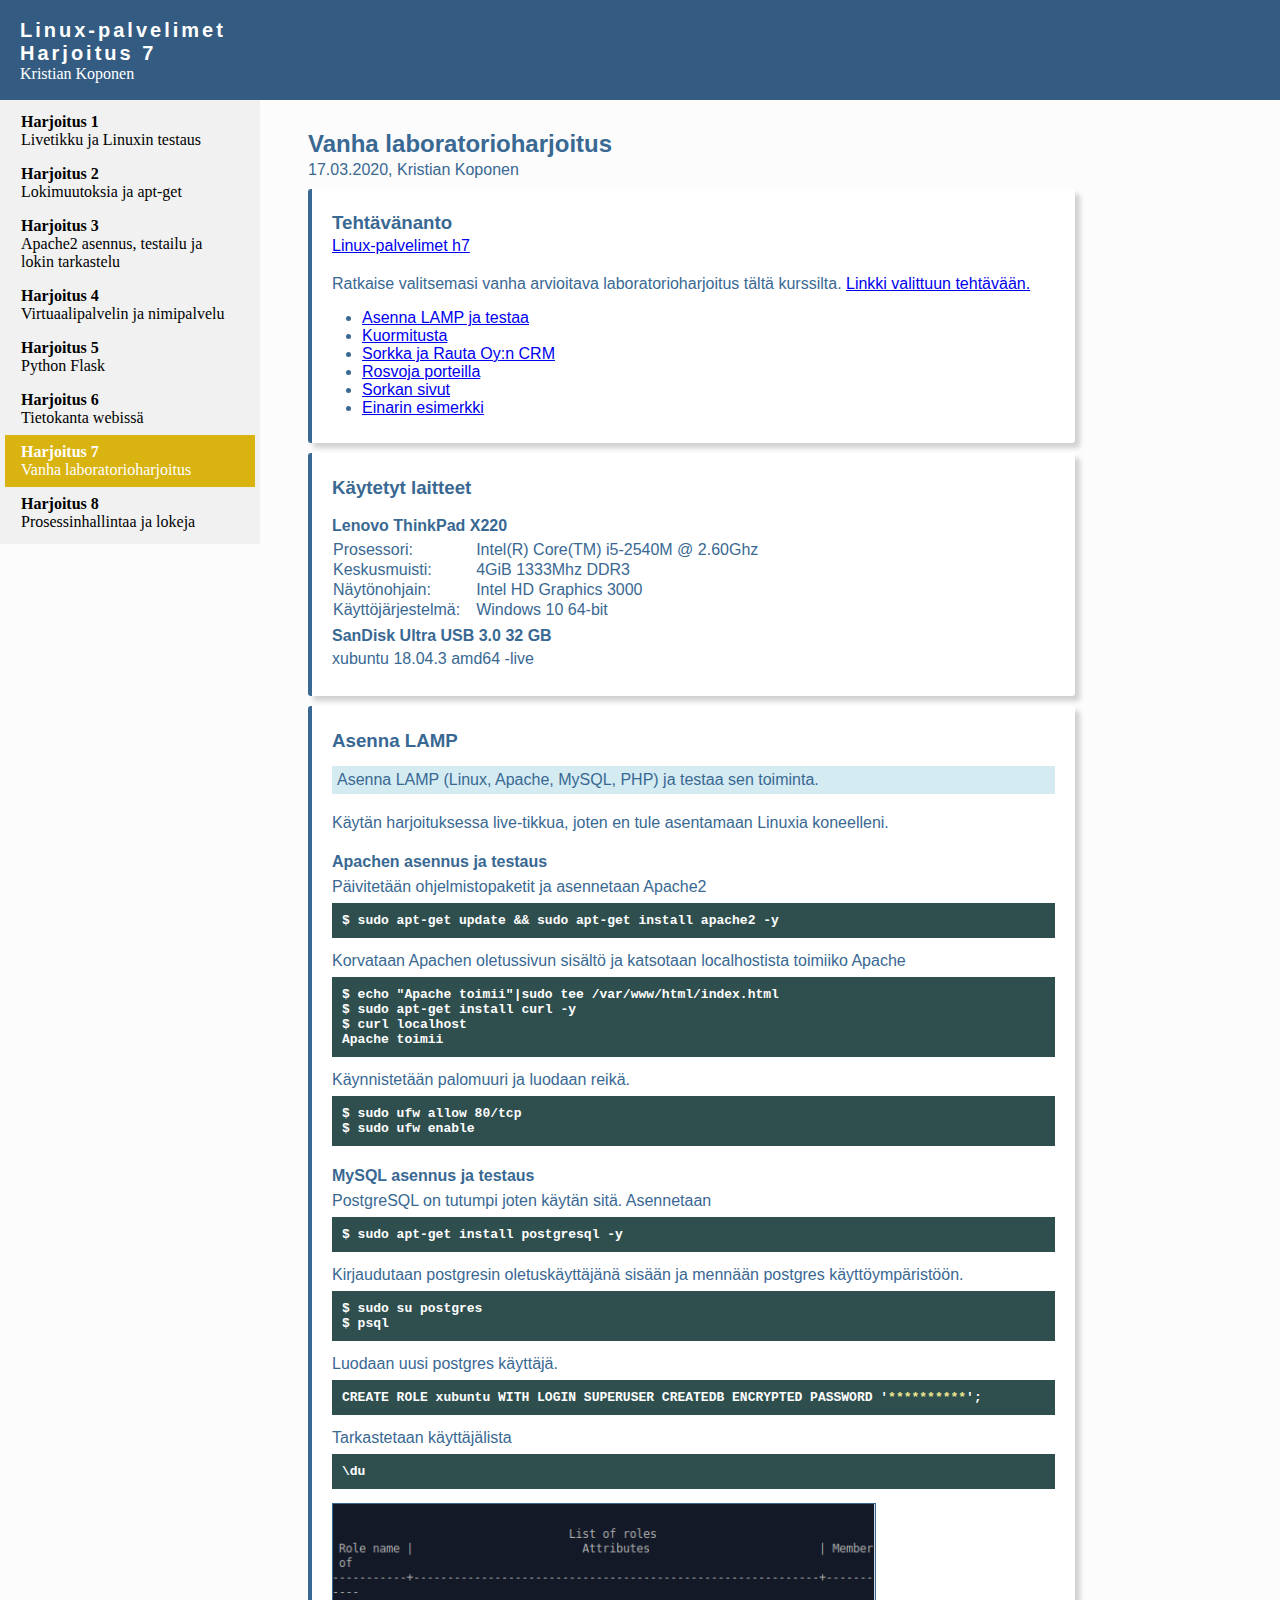
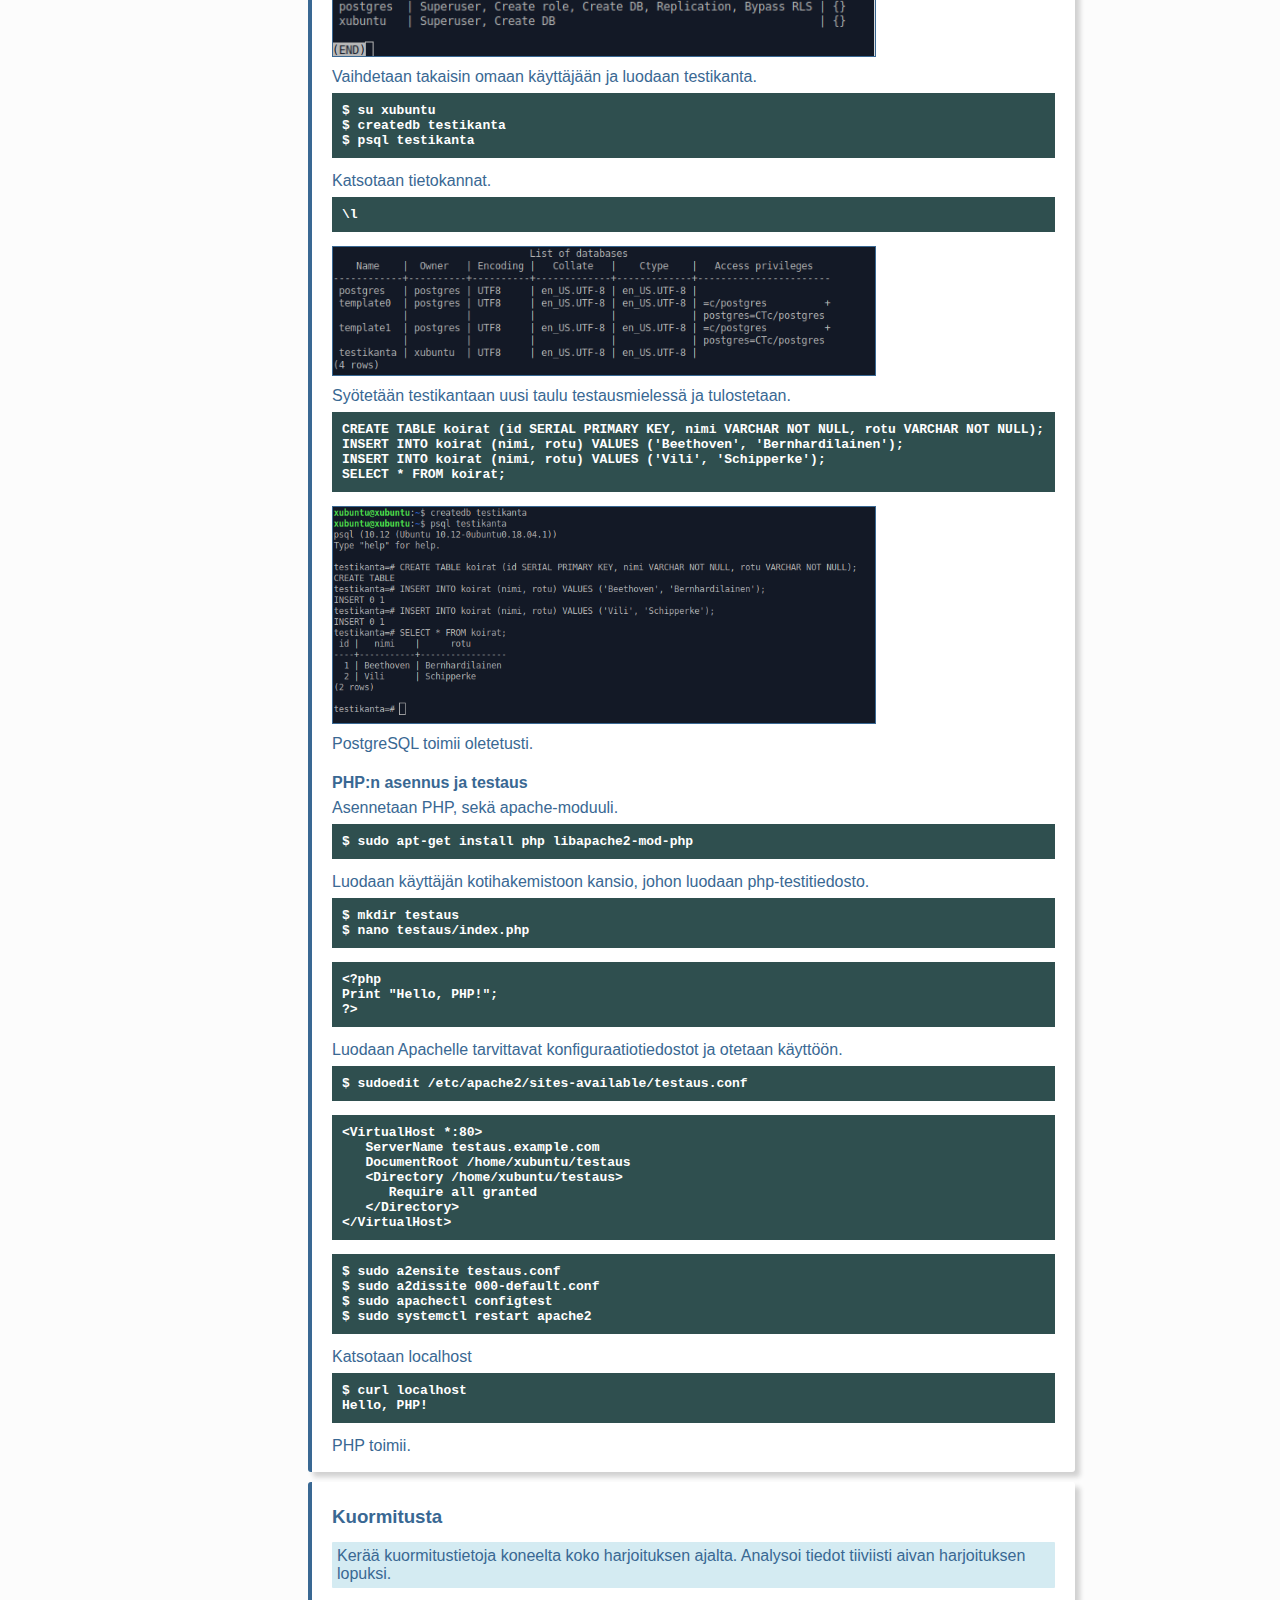
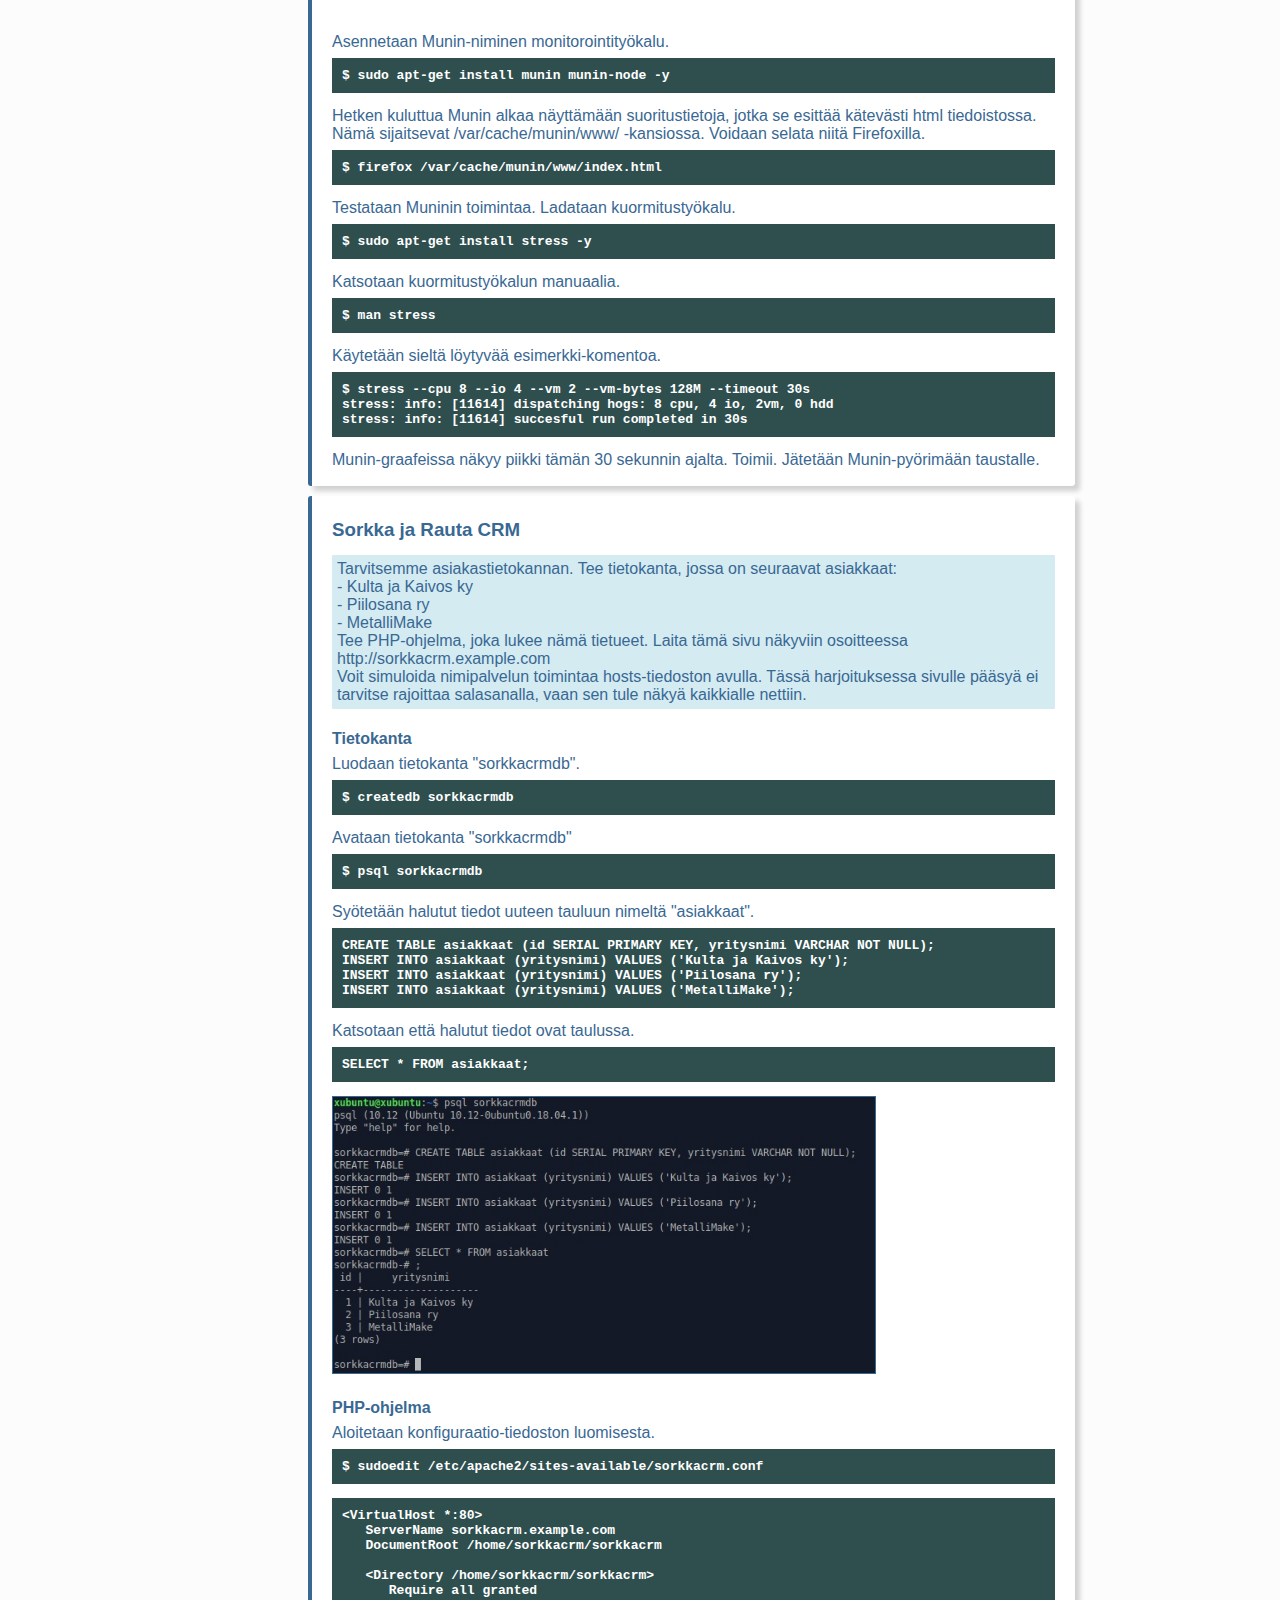
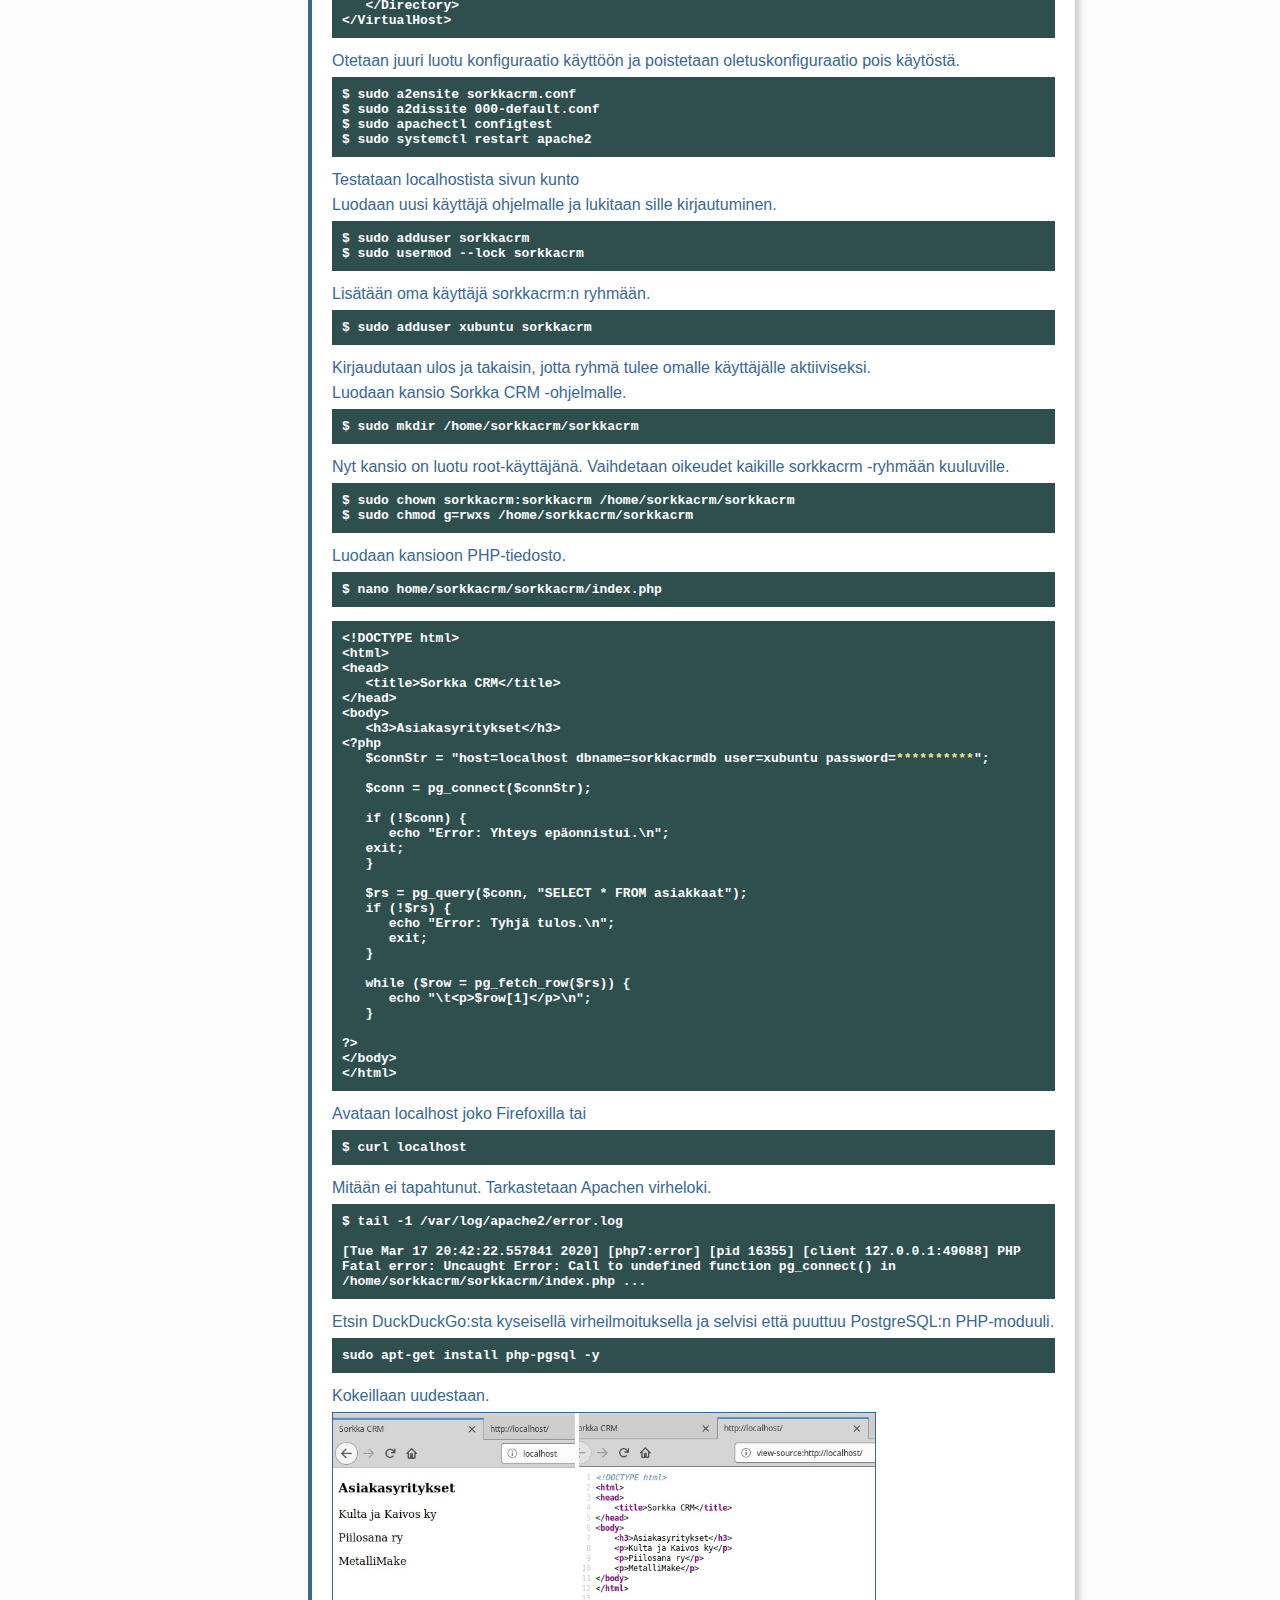
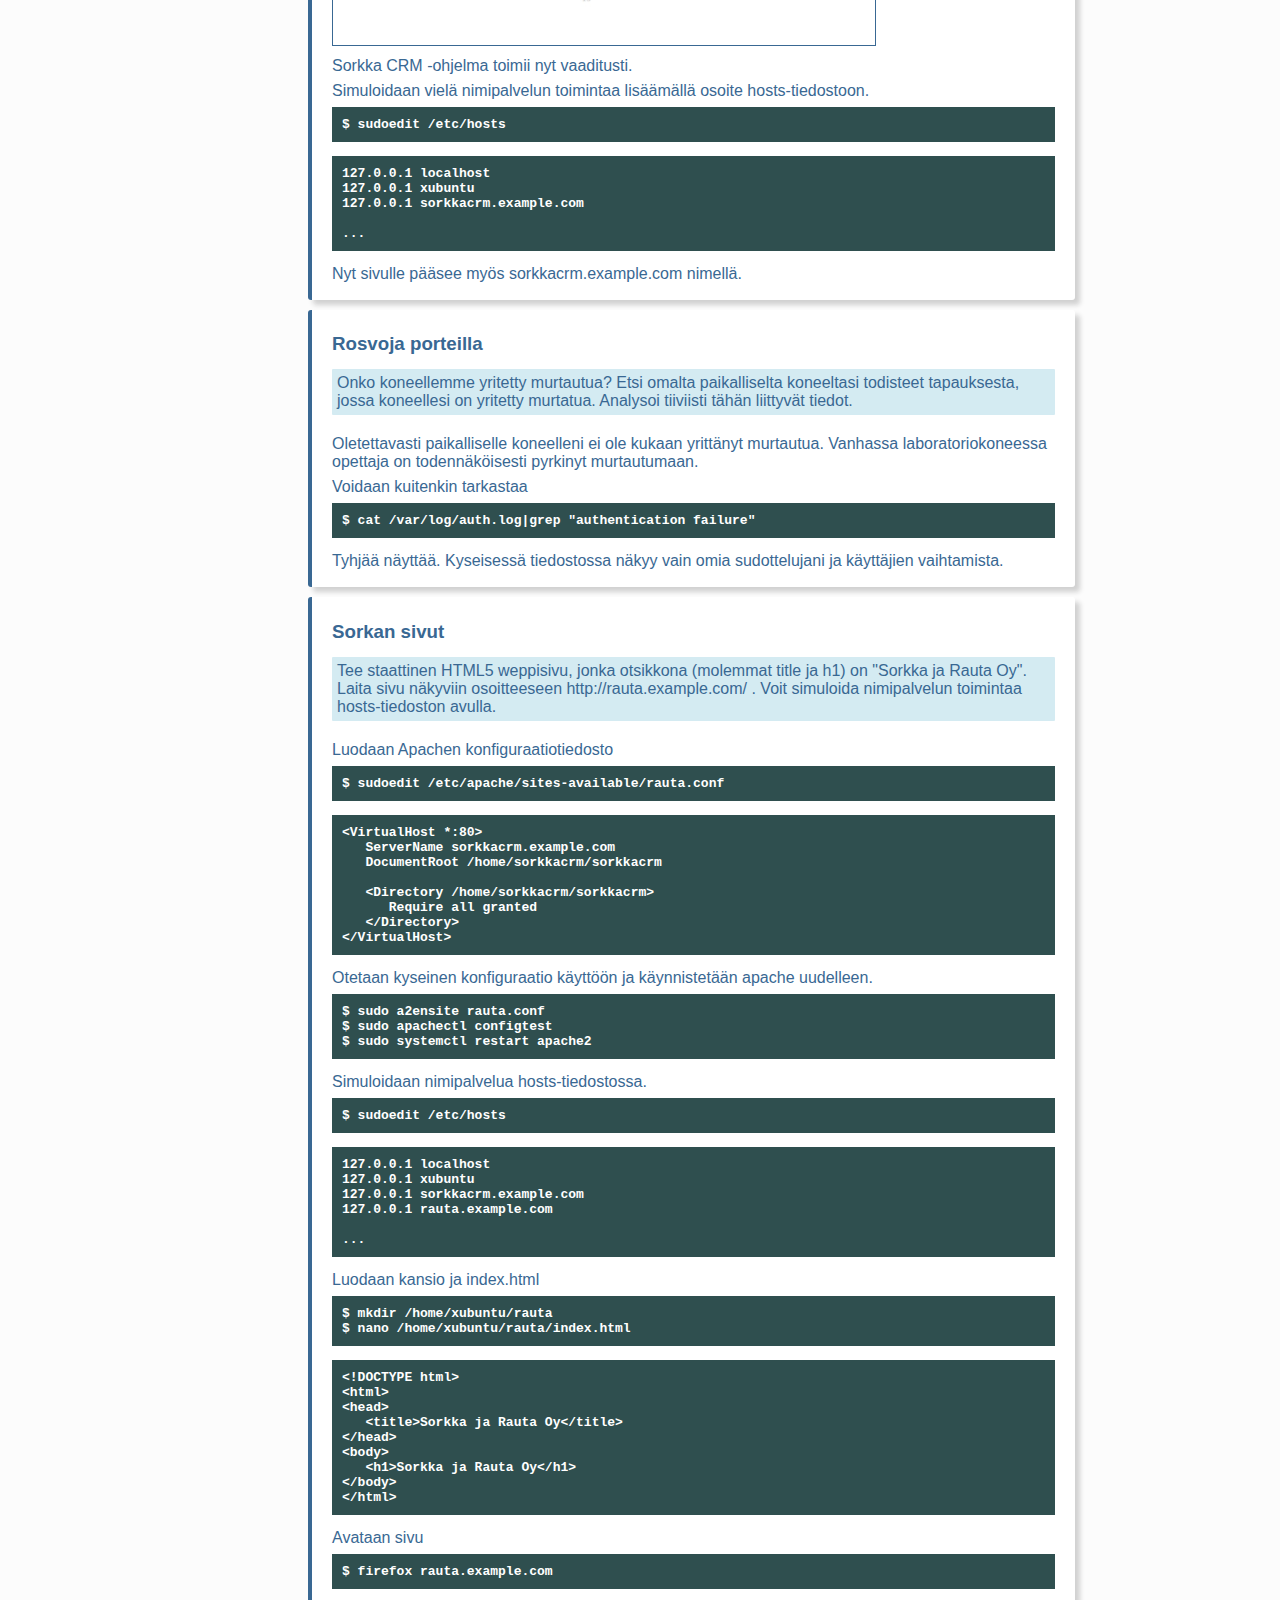
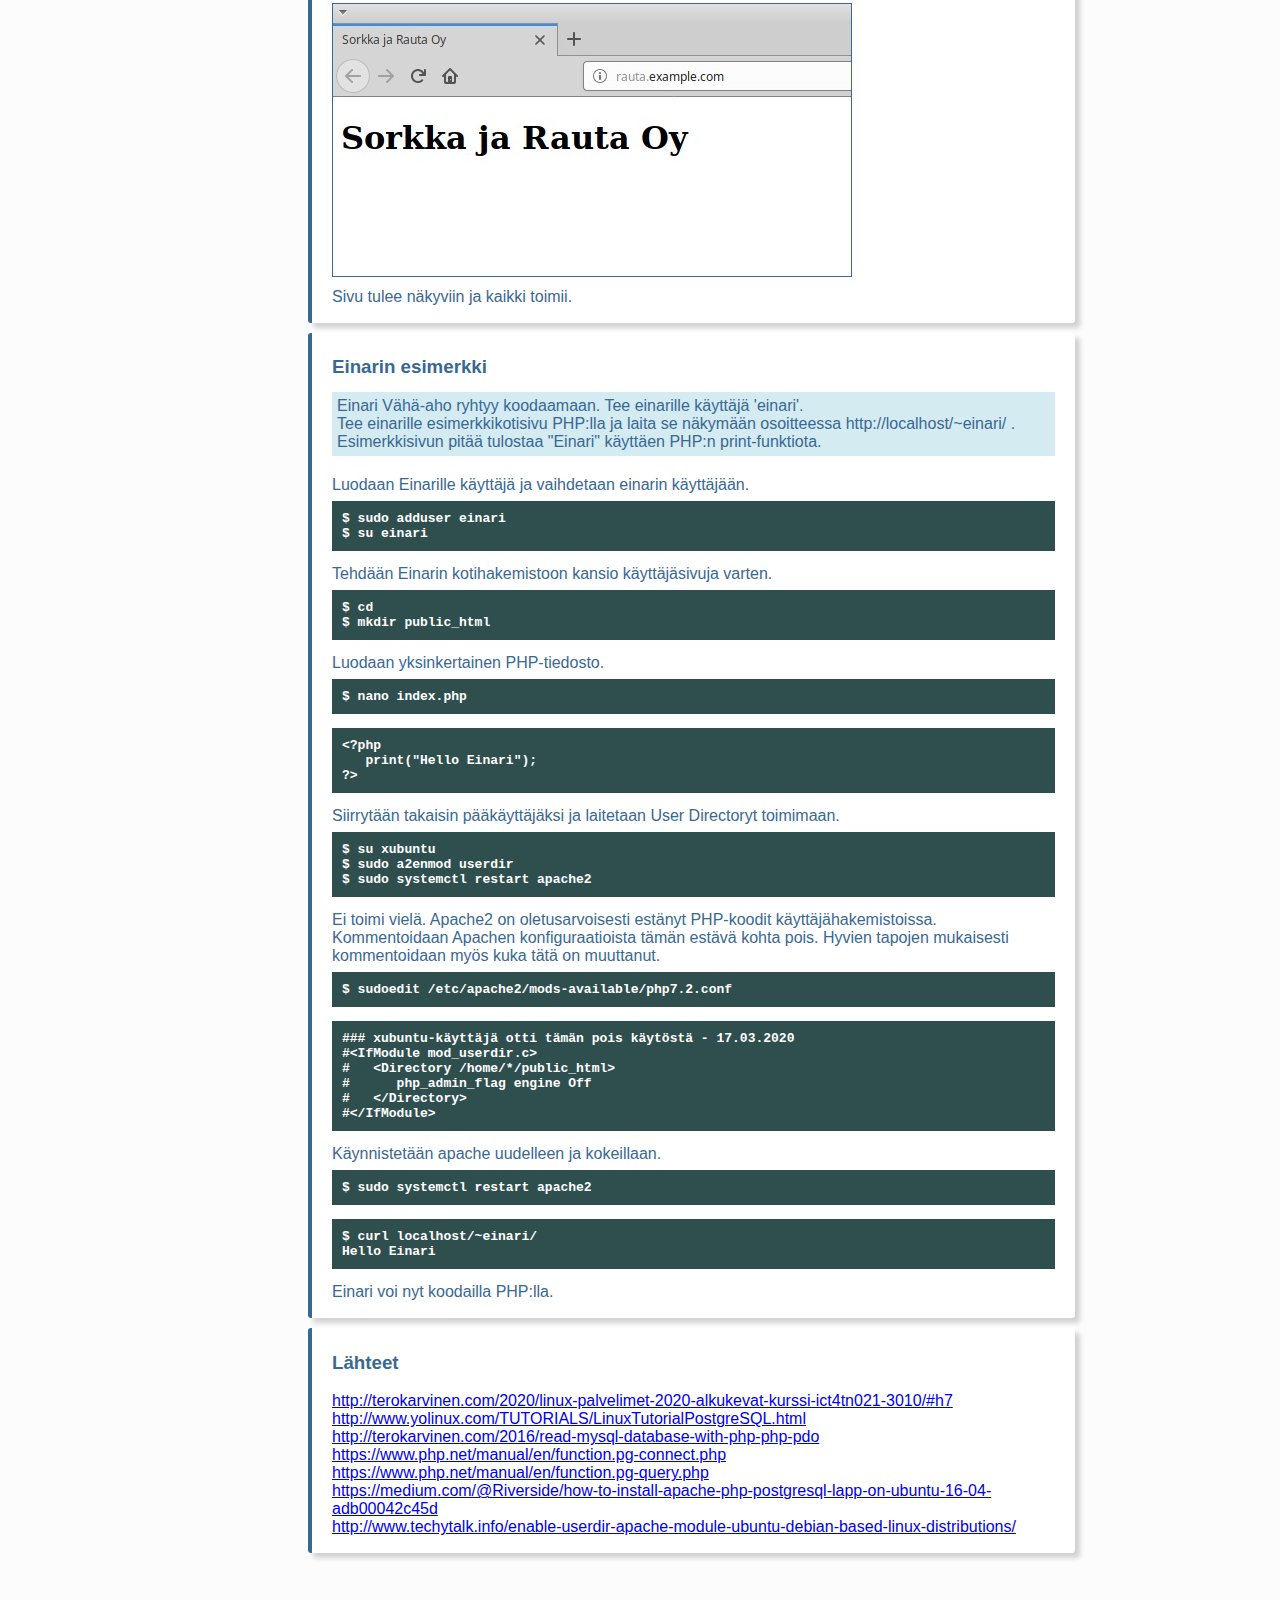
<file: pages/h7.html>
<!DOCTYPE html>
<html lang="fi">
<head>
    <title>Linux-palvelimet</title>
    <meta charset="UTF-8">
    <link rel="stylesheet" type="text/css" href="../css/index.css">
</head>
<body>
    <header>
        <a class="headlink" href="../index.html">
            <h2>Linux-palvelimet <br>Harjoitus 7</h2>
            <p>Kristian Koponen</p>
        </a>
    </header>
    <div class="navBar">
        <ul>
            <li><a href="h1.html"><b>Harjoitus 1</b><br>Livetikku ja Linuxin testaus</a></li>
            <li><a href="h2.html"><b>Harjoitus 2</b><br>Lokimuutoksia ja apt-get</a></li>
            <li><a href="h3.html"><b>Harjoitus 3</b><br>Apache2 asennus, testailu ja lokin tarkastelu</a></li>
            <li><a href="h4.html"><b>Harjoitus 4</b><br>Virtuaalipalvelin ja nimipalvelu</a></li>
            <li><a href="h5.html"><b>Harjoitus 5</b><br>Python Flask</a></li>
            <li><a href="h6.html"><b>Harjoitus 6</b><br>Tietokanta webissä</a></li>
            <li><a class="active" href="h7.html"><b>Harjoitus 7</b><br>Vanha laboratorioharjoitus</a></li>
            <li><a href="h8.html"><b>Harjoitus 8</b><br>Prosessinhallintaa ja lokeja</a></li>
        </ul>
    </div>
    <div class="content">
        <h2>Vanha laboratorioharjoitus</h2>
        <span>17.03.2020, Kristian Koponen</span>
        <div class="blueBox">
            <h3>Tehtävänanto<br><span class="small"><a href="http://terokarvinen.com/2020/linux-palvelimet-2020-alkukevat-kurssi-ict4tn021-3010/#h7">Linux-palvelimet h7</a></span></h3>
            <p>Ratkaise valitsemasi vanha arvioitava laboratorioharjoitus tältä kurssilta. <a href="http://terokarvinen.com/2018/arvioitava-laboratorioharjoitus-linux-palvelimet-ict4tn021-6-torstai-alkukevat-2018-5-op">Linkki valittuun tehtävään.</a></p>
            <ul>
                <li>
                    <a href="h7.html#h7a">Asenna LAMP ja testaa</a>
                </li>
                <li>
                    <a href="h7.html#h7b">Kuormitusta</a>
                </li>
                <li>
                    <a href="h7.html#h7c">Sorkka ja Rauta Oy:n CRM</a>
                </li>
                <li>
                    <a href="h7.html#h7d">Rosvoja porteilla</a>
                </li>
                <li>
                    <a href="h7.html#h7e">Sorkan sivut</a>
                </li>
                <li>
                    <a href="h7.html#h7f">Einarin esimerkki</a>
                </li>
            </ul>
        </div>
        <div class="blueBox">
            <h3>Käytetyt laitteet</h3>
            <p class="bold">Lenovo ThinkPad X220</p>
            <table>
                <tr>
                    <th>Prosessori:</th>
                    <th>Intel(R) Core(TM) i5-2540M @ 2.60Ghz</th>
                </tr>
                <tr>
                    <th>Keskusmuisti:</th>
                    <th>4GiB 1333Mhz DDR3</th>
                </tr>
                <tr>
                    <th>Näytönohjain:</th>
                    <th>Intel HD Graphics 3000</th>
                </tr>
                <tr>
                    <th>Käyttöjärjestelmä:</th>
                    <th>Windows 10 64-bit</th>
                </tr>
            </table>
            <p class="bold">SanDisk Ultra USB 3.0 32 GB</p><span>xubuntu 18.04.3 amd64 -live</span><br><br>
        </div>
        
        <div class="blueBox">
            <h3 id="h7a">Asenna LAMP</h3>
            <p class="assignment">Asenna LAMP (Linux, Apache, MySQL, PHP) ja testaa sen toiminta.</p>
            <p>Käytän harjoituksessa live-tikkua, joten en tule asentamaan Linuxia koneelleni.</p>
            
            <h4>Apachen asennus ja testaus</h4>
            <p>Päivitetään ohjelmistopaketit ja asennetaan Apache2</p>
            <p class="code">$ sudo apt-get update && sudo apt-get install apache2 -y</p>
            <p>Korvataan Apachen oletussivun sisältö ja katsotaan localhostista toimiiko Apache</p>
            <p class="code">
                $ echo "Apache toimii"|sudo tee /var/www/html/index.html<br>
                $ sudo apt-get install curl -y<br>
                $ curl localhost<br>
                Apache toimii
            </p>
            
            <p>Käynnistetään palomuuri ja luodaan reikä.</p>
            <p class="code">
                $ sudo ufw allow 80/tcp<br>
                $ sudo ufw enable
            </p>
            
            <h4>MySQL asennus ja testaus</h4>
            <p>PostgreSQL on tutumpi joten käytän sitä. Asennetaan</p>
            <p class="code">
                $ sudo apt-get install postgresql -y
            </p>
            <p>Kirjaudutaan postgresin oletuskäyttäjänä sisään ja mennään postgres käyttöympäristöön.</p>
            <p class="code">
                $ sudo su postgres<br>
                $ psql
            </p>
            <p>Luodaan uusi postgres käyttäjä.</p>
            <p class="code">CREATE ROLE xubuntu WITH LOGIN SUPERUSER CREATEDB ENCRYPTED PASSWORD '<span style="color:khaki;">**********</span>';</p>
            <p>Tarkastetaan käyttäjälista</p>
            <p class="code">\du</p>
            <a href="../img/h7/h7img1.jpg"><img src="../img/h7/h7img1.jpg" alt="postgres_users"></a><br>
            <p>Vaihdetaan takaisin omaan käyttäjään ja luodaan testikanta.</p>
            <p class="code">
                $ su xubuntu<br>
                $ createdb testikanta<br>
                $ psql testikanta
            </p>
            <p>Katsotaan tietokannat.</p>
            <p class="code">\l</p>
            <a href="../img/h7/h7img2.jpg"><img src="../img/h7/h7img2.jpg" alt="tietokannat"></a><br>
            <p>Syötetään testikantaan uusi taulu testausmielessä ja tulostetaan.</p>
            <p class="code">
                CREATE TABLE koirat (id SERIAL PRIMARY KEY, nimi VARCHAR NOT NULL, rotu VARCHAR NOT NULL);<br>
                INSERT INTO koirat (nimi, rotu) VALUES ('Beethoven', 'Bernhardilainen');<br>
                INSERT INTO koirat (nimi, rotu) VALUES ('Vili', 'Schipperke');<br>
                SELECT * FROM koirat;
            </p>
            <a href="../img/h7/h7img3.jpg"><img src="../img/h7/h7img3.jpg" alt="koirat_taulu"></a><br>
            <p>PostgreSQL toimii oletetusti.</p>
            
            <h4>PHP:n asennus ja testaus</h4>
            <p>Asennetaan PHP, sekä apache-moduuli.</p>
            <p class="code">$ sudo apt-get install php libapache2-mod-php</p>
            <p>Luodaan käyttäjän kotihakemistoon kansio, johon luodaan php-testitiedosto.</p>
            <p class="code">
                $ mkdir testaus<br>
                $ nano testaus/index.php
            </p>
            <p class="code">
                &lt;?php<br> 
                Print "Hello, PHP!";<br>
                ?&gt;
            </p>
            <p>Luodaan Apachelle tarvittavat konfiguraatiotiedostot ja otetaan käyttöön.</p>
            <p class="code">
                $ sudoedit /etc/apache2/sites-available/testaus.conf
            </p>
            <p class="code">
                &lt;VirtualHost *:80&gt;<br>
                &nbsp;&nbsp;&nbsp;ServerName testaus.example.com<br>
                &nbsp;&nbsp;&nbsp;DocumentRoot /home/xubuntu/testaus<br>
                &nbsp;&nbsp;&nbsp;&lt;Directory /home/xubuntu/testaus&gt;<br>
                &nbsp;&nbsp;&nbsp;&nbsp;&nbsp;&nbsp;Require all granted<br>
                &nbsp;&nbsp;&nbsp;&lt;/Directory&gt;<br>
                &lt;/VirtualHost&gt;
            </p>
            <p class="code">
                $ sudo a2ensite testaus.conf<br>
                $ sudo a2dissite 000-default.conf<br>
                $ sudo apachectl configtest<br>
                $ sudo systemctl restart apache2
            </p>
            <p>Katsotaan localhost</p>
            <p class="code">
                $ curl localhost<br>
                Hello, PHP!
            </p>
            <p>PHP toimii.</p>
        </div>
        <div class="blueBox">
            <h3 id="h7b">Kuormitusta</h3>
            <p class="assignment">Kerää kuormitustietoja koneelta koko harjoituksen ajalta. Analysoi tiedot tiiviisti aivan harjoituksen lopuksi.</p><br>
            <p>Asennetaan Munin-niminen monitorointityökalu.</p>
            <p class="code">$ sudo apt-get install munin munin-node -y</p>
            <p>Hetken kuluttua Munin alkaa näyttämään suoritustietoja, jotka se esittää kätevästi html tiedoistossa. Nämä sijaitsevat /var/cache/munin/www/ -kansiossa. Voidaan selata niitä Firefoxilla.</p>
            <p class="code">$ firefox /var/cache/munin/www/index.html</p>
            <p>Testataan Muninin toimintaa. Ladataan kuormitustyökalu.</p>
            <p class="code">$ sudo apt-get install stress -y</p>
            <p>Katsotaan kuormitustyökalun manuaalia.</p>
            <p class="code">$ man stress</p>
            <p>Käytetään sieltä löytyvää esimerkki-komentoa.</p>
            <p class="code">
                $ stress --cpu 8 --io 4 --vm 2 --vm-bytes 128M --timeout 30s<br>
                stress: info: [11614] dispatching hogs: 8 cpu, 4 io, 2vm, 0 hdd<br>
                stress: info: [11614] succesful run completed in 30s
            </p>
            <p>Munin-graafeissa näkyy piikki tämän 30 sekunnin ajalta. Toimii. Jätetään Munin-pyörimään taustalle.</p>
        </div>
        <div class="blueBox">
            <h3 id="h7c">Sorkka ja Rauta CRM</h3>
            <p class="assignment">
                Tarvitsemme asiakastietokannan. Tee tietokanta, jossa on seuraavat asiakkaat:<br>
                - Kulta ja Kaivos ky<br>
                - Piilosana ry<br>
                - MetalliMake<br>
                Tee PHP-ohjelma, joka lukee nämä tietueet. Laita tämä sivu näkyviin osoitteessa<br>
                http://sorkkacrm.example.com<br>
                Voit simuloida nimipalvelun toimintaa hosts-tiedoston avulla. Tässä harjoituksessa sivulle
                pääsyä ei tarvitse rajoittaa salasanalla, vaan sen tule näkyä kaikkialle nettiin.
            </p>
            <h4>Tietokanta</h4>
            <p>Luodaan tietokanta "sorkkacrmdb".</p>
            <p class="code">
                $ createdb sorkkacrmdb
            </p>
            <p>Avataan tietokanta "sorkkacrmdb"</p>
            <p class="code">$ psql sorkkacrmdb</p>
            <p>Syötetään halutut tiedot uuteen tauluun nimeltä "asiakkaat".</p>
            <p class="code">
                CREATE TABLE asiakkaat (id SERIAL PRIMARY KEY, yritysnimi VARCHAR NOT NULL);<br>
                INSERT INTO asiakkaat (yritysnimi) VALUES ('Kulta ja Kaivos ky');<br>
                INSERT INTO asiakkaat (yritysnimi) VALUES ('Piilosana ry');<br>
                INSERT INTO asiakkaat (yritysnimi) VALUES ('MetalliMake'); 
            </p>
            <p>Katsotaan että halutut tiedot ovat taulussa.</p>
            <p class="code">SELECT * FROM asiakkaat;</p>
            <a href="../img/h7/h7img4.jpg"><img src="../img/h7/h7img4.jpg" alt="tietokannat"></a><br>
            <h4>PHP-ohjelma</h4>
            <p>Aloitetaan konfiguraatio-tiedoston luomisesta.</p>
            <p class="code">$ sudoedit /etc/apache2/sites-available/sorkkacrm.conf</p>
            <p class="code">
                &lt;VirtualHost *:80&gt;<br>
                &nbsp;&nbsp;&nbsp;ServerName sorkkacrm.example.com<br>
                &nbsp;&nbsp;&nbsp;DocumentRoot /home/sorkkacrm/sorkkacrm<br><br>
                &nbsp;&nbsp;&nbsp;&lt;Directory /home/sorkkacrm/sorkkacrm&gt;<br>
                &nbsp;&nbsp;&nbsp;&nbsp;&nbsp;&nbsp;Require all granted<br>
                &nbsp;&nbsp;&nbsp;&lt;/Directory&gt;<br>
                &lt;/VirtualHost&gt;
            </p>
            <p>Otetaan juuri luotu konfiguraatio käyttöön ja poistetaan oletuskonfiguraatio pois käytöstä.</p>
            <p class="code">
                $ sudo a2ensite sorkkacrm.conf<br>
                $ sudo a2dissite 000-default.conf<br>
                $ sudo apachectl configtest<br>
                $ sudo systemctl restart apache2 
            </p>
            <p>Testataan localhostista sivun kunto</p>
            <p>Luodaan uusi käyttäjä ohjelmalle ja lukitaan sille kirjautuminen.</p>
            <p class="code">
                $ sudo adduser sorkkacrm<br>
                $ sudo usermod --lock sorkkacrm
            </p>
            <p>Lisätään oma käyttäjä sorkkacrm:n ryhmään.</p>
            <p class="code">$ sudo adduser xubuntu sorkkacrm</p>
            <p>Kirjaudutaan ulos ja takaisin, jotta ryhmä tulee omalle käyttäjälle aktiiviseksi.</p>
            <p>Luodaan kansio Sorkka CRM -ohjelmalle.</p>
            <p class="code">$ sudo mkdir /home/sorkkacrm/sorkkacrm</p>
            <p>Nyt kansio on luotu root-käyttäjänä. Vaihdetaan oikeudet kaikille sorkkacrm -ryhmään kuuluville.</p>
            <p class="code">
                $ sudo chown sorkkacrm:sorkkacrm /home/sorkkacrm/sorkkacrm<br>
                $ sudo chmod g=rwxs /home/sorkkacrm/sorkkacrm
            </p>
            <p>Luodaan kansioon PHP-tiedosto.</p>
            <p class="code">$ nano home/sorkkacrm/sorkkacrm/index.php</p>
            <p class="code">
                &lt;!DOCTYPE html&gt;<br>
                &lt;html&gt;<br>
                &lt;head&gt;<br>
                &nbsp;&nbsp;&nbsp;&lt;title&gt;Sorkka CRM&lt;/title&gt;<br>
                &lt;/head&gt;<br>
                &lt;body&gt;<br>
                &nbsp;&nbsp;&nbsp;&lt;h3&gt;Asiakasyritykset&lt;/h3&gt;<br>
                &lt;?php<br>
                &nbsp;&nbsp;&nbsp;$connStr = "host=localhost dbname=sorkkacrmdb user=xubuntu password=<span style="color:khaki;">**********</span>";<br>
                <br>
                &nbsp;&nbsp;&nbsp;$conn = pg_connect($connStr);<br>
                <br>
                &nbsp;&nbsp;&nbsp;if (!$conn) {<br>
                &nbsp;&nbsp;&nbsp;&nbsp;&nbsp;&nbsp;echo "Error: Yhteys epäonnistui.\n";<br>
                &nbsp;&nbsp;&nbsp;exit;<br>
                &nbsp;&nbsp;&nbsp;}<br>
                <br>
                &nbsp;&nbsp;&nbsp;$rs = pg_query($conn, "SELECT * FROM asiakkaat");<br>
                &nbsp;&nbsp;&nbsp;if (!$rs) {<br>
                &nbsp;&nbsp;&nbsp;&nbsp;&nbsp;&nbsp;echo "Error: Tyhjä tulos.\n";<br>
                &nbsp;&nbsp;&nbsp;&nbsp;&nbsp;&nbsp;exit;<br>
                &nbsp;&nbsp;&nbsp;}<br>
                <br>
                &nbsp;&nbsp;&nbsp;while ($row = pg_fetch_row($rs)) {<br>
                &nbsp;&nbsp;&nbsp;&nbsp;&nbsp;&nbsp;echo "\t&lt;p&gt;$row[1]&lt;/p&gt;\n";<br>
                &nbsp;&nbsp;&nbsp;}<br>
                <br>
                ?&gt;<br>
                &lt;/body&gt;<br>
                &lt;/html&gt;<br>
            </p>
            <p>Avataan localhost joko Firefoxilla tai</p>
            <p class="code">$ curl localhost</p>
            <p>Mitään ei tapahtunut. Tarkastetaan Apachen virheloki.</p>
            <p class="code">
                $ tail -1 /var/log/apache2/error.log<br><br>
                [Tue Mar 17 20:42:22.557841 2020] [php7:error] [pid 16355] [client 127.0.0.1:49088] PHP Fatal error: Uncaught Error: Call to undefined function pg_connect() in /home/sorkkacrm/sorkkacrm/index.php ...
            </p>
            <p>Etsin DuckDuckGo:sta kyseisellä virheilmoituksella ja selvisi että puuttuu PostgreSQL:n PHP-moduuli.</p>
            <p class="code">sudo apt-get install php-pgsql -y</p>
            <p>Kokeillaan uudestaan.</p>
            <a href="../img/h7/h7img5.jpg"><img src="../img/h7/h7img5.jpg" alt="sorkka_CRM sivu"></a><br>
            <p>Sorkka CRM -ohjelma toimii nyt vaaditusti.</p>
            <p>Simuloidaan vielä nimipalvelun toimintaa lisäämällä osoite hosts-tiedostoon.</p>
            <p class="code">$ sudoedit /etc/hosts</p>
            <p class="code">
                127.0.0.1 localhost<br>
                127.0.0.1 xubuntu<br>
                127.0.0.1 sorkkacrm.example.com<br><br>
                ...
            </p>
            <p>Nyt sivulle pääsee myös sorkkacrm.example.com nimellä.</p>
        </div>
        <div class="blueBox">
            <h3 id="h7d">Rosvoja porteilla</h3>
            <p class="assignment">
                Onko koneellemme yritetty murtautua? Etsi omalta paikalliselta koneeltasi todisteet
                tapauksesta, jossa koneellesi on yritetty murtatua. Analysoi tiiviisti tähän liittyvät tiedot.
            </p>
            <p>Oletettavasti paikalliselle koneelleni ei ole kukaan yrittänyt murtautua. Vanhassa laboratoriokoneessa opettaja on todennäköisesti pyrkinyt murtautumaan.</p>
            <p>Voidaan kuitenkin tarkastaa</p>
            <p class="code">$ cat /var/log/auth.log|grep "authentication failure"</p>
            <p>Tyhjää näyttää. Kyseisessä tiedostossa näkyy vain omia sudottelujani ja käyttäjien vaihtamista.</p>
        </div>
        <div class="blueBox">
            <h3 id="h7e">Sorkan sivut</h3>
            <p class="assignment">
                Tee staattinen HTML5 weppisivu, jonka otsikkona (molemmat title ja h1) on "Sorkka ja Rauta Oy".
                Laita sivu näkyviin osoitteeseen http://rauta.example.com/ . Voit simuloida nimipalvelun toimintaa
                hosts-tiedoston avulla.
            </p>
            <p>Luodaan Apachen konfiguraatiotiedosto</p>
            <p class="code">$ sudoedit /etc/apache/sites-available/rauta.conf</p>
            <p class="code">
                &lt;VirtualHost *:80&gt;<br>
                &nbsp;&nbsp;&nbsp;ServerName sorkkacrm.example.com<br>
                &nbsp;&nbsp;&nbsp;DocumentRoot /home/sorkkacrm/sorkkacrm<br>
                <br>    
                &nbsp;&nbsp;&nbsp;&lt;Directory /home/sorkkacrm/sorkkacrm&gt;<br>
                &nbsp;&nbsp;&nbsp;&nbsp;&nbsp;&nbsp;Require all granted<br>
                &nbsp;&nbsp;&nbsp;&lt;/Directory&gt;<br>
                &lt;/VirtualHost&gt;<br>
            </p>
            <p>Otetaan kyseinen konfiguraatio käyttöön ja käynnistetään apache uudelleen.</p>
            <p class="code">
                $ sudo a2ensite rauta.conf<br>
                $ sudo apachectl configtest<br>
                $ sudo systemctl restart apache2 
            </p>
            <p>Simuloidaan nimipalvelua hosts-tiedostossa.</p>
            <p class="code">$ sudoedit /etc/hosts</p>
            <p class="code">
                127.0.0.1 localhost<br>
                127.0.0.1 xubuntu<br>
                127.0.0.1 sorkkacrm.example.com<br>
                127.0.0.1 rauta.example.com<br><br>
                ...
            </p>
            <p>Luodaan kansio ja index.html</p>
            <p class="code">
                $ mkdir /home/xubuntu/rauta<br>
                $ nano /home/xubuntu/rauta/index.html
            </p>
            <p class="code">
                &lt;!DOCTYPE html&gt;<br>
                &lt;html&gt;<br>
                &lt;head&gt;<br>
                &nbsp;&nbsp;&nbsp;&lt;title&gt;Sorkka ja Rauta Oy&lt;/title&gt;<br>
                &lt;/head&gt;<br>
                &lt;body&gt;<br>
                &nbsp;&nbsp;&nbsp;&lt;h1&gt;Sorkka ja Rauta Oy&lt;/h1&gt;<br>
                &lt;/body&gt;<br>
                &lt;/html&gt;<br>
            </p>
            <p>Avataan sivu</p>
            <p class="code">$ firefox rauta.example.com</p>
            <a href="../img/h7/h7img6.jpg"><img src="../img/h7/h7img6.jpg" alt="sorkka_CRM sivu"></a><br>
            <p>Sivu tulee näkyviin ja kaikki toimii.</p>
        </div>
        <div class="blueBox">
            <h3 id="h7f">Einarin esimerkki</h3>
            <p class="assignment">
                Einari Vähä-aho ryhtyy koodaamaan. Tee einarille käyttäjä 'einari'.<br>
                Tee einarille esimerkkikotisivu PHP:lla ja laita se näkymään osoitteessa http://localhost/~einari/ .
                Esimerkkisivun pitää tulostaa "Einari" käyttäen PHP:n print-funktiota.
            </p>
            <p>Luodaan Einarille käyttäjä ja vaihdetaan einarin käyttäjään.</p>
            <p class="code">
                $ sudo adduser einari<br>
                $ su einari
            </p>
            <p>Tehdään Einarin kotihakemistoon kansio käyttäjäsivuja varten.</p>
            <p class="code">
                $ cd<br>
                $ mkdir public_html
            </p>
            <p>Luodaan yksinkertainen PHP-tiedosto.</p>
            <p class="code">$ nano index.php</p>
            <p class="code">
                &lt;?php<br>
                &nbsp;&nbsp;&nbsp;print("Hello Einari");<br>
                ?&gt;
            </p>
            <p>Siirrytään takaisin pääkäyttäjäksi ja laitetaan User Directoryt toimimaan.</p>
            <p class="code">
                $ su xubuntu<br>
                $ sudo a2enmod userdir<br>
                $ sudo systemctl restart apache2
            </p>
            <p>Ei toimi vielä. Apache2 on oletusarvoisesti estänyt PHP-koodit käyttäjähakemistoissa. Kommentoidaan Apachen konfiguraatioista tämän estävä kohta pois. Hyvien tapojen mukaisesti kommentoidaan myös kuka tätä on muuttanut.</p>
            <p class="code">$ sudoedit /etc/apache2/mods-available/php7.2.conf</p>
            <p class="code">
                ### xubuntu-käyttäjä otti tämän pois käytöstä - 17.03.2020<br>
                #&lt;IfModule mod_userdir.c&gt;<br>
                #&nbsp;&nbsp;&nbsp;&lt;Directory /home/*/public_html&gt;<br>
                #&nbsp;&nbsp;&nbsp;&nbsp;&nbsp;&nbsp;php_admin_flag engine Off<br>
                #&nbsp;&nbsp;&nbsp;&lt;/Directory&gt;<br>
                #&lt;/IfModule&gt;<br>
            </p>
            <p>Käynnistetään apache uudelleen ja kokeillaan.</p>
            <p class="code">$ sudo systemctl restart apache2</p>
            <p class="code">
                $ curl localhost/~einari/<br>
                Hello Einari
            </p>
            <p>Einari voi nyt koodailla PHP:lla.</p>
        </div>
        <div class="blueBox">
            <h3>Lähteet</h3>
            <p>
                <a href="http://terokarvinen.com/2020/linux-palvelimet-2020-alkukevat-kurssi-ict4tn021-3010/#h7">http://terokarvinen.com/2020/linux-palvelimet-2020-alkukevat-kurssi-ict4tn021-3010/#h7</a><br>
                <a href="http://www.yolinux.com/TUTORIALS/LinuxTutorialPostgreSQL.html">http://www.yolinux.com/TUTORIALS/LinuxTutorialPostgreSQL.html</a><br>
                <a href="http://terokarvinen.com/2016/read-mysql-database-with-php-php-pdo">http://terokarvinen.com/2016/read-mysql-database-with-php-php-pdo</a><br>
                <a href="https://www.php.net/manual/en/function.pg-connect.php">https://www.php.net/manual/en/function.pg-connect.php</a><br>
                <a href="https://www.php.net/manual/en/function.pg-query.php">https://www.php.net/manual/en/function.pg-query.php</a><br>
                <a href="https://medium.com/@Riverside/how-to-install-apache-php-postgresql-lapp-on-ubuntu-16-04-adb00042c45d">https://medium.com/@Riverside/how-to-install-apache-php-postgresql-lapp-on-ubuntu-16-04-adb00042c45d</a><br>
                <a href="http://www.techytalk.info/enable-userdir-apache-module-ubuntu-debian-based-linux-distributions/">http://www.techytalk.info/enable-userdir-apache-module-ubuntu-debian-based-linux-distributions/</a><br>
            </p>
        </div>
    </div>
</body>
</html>
</file>
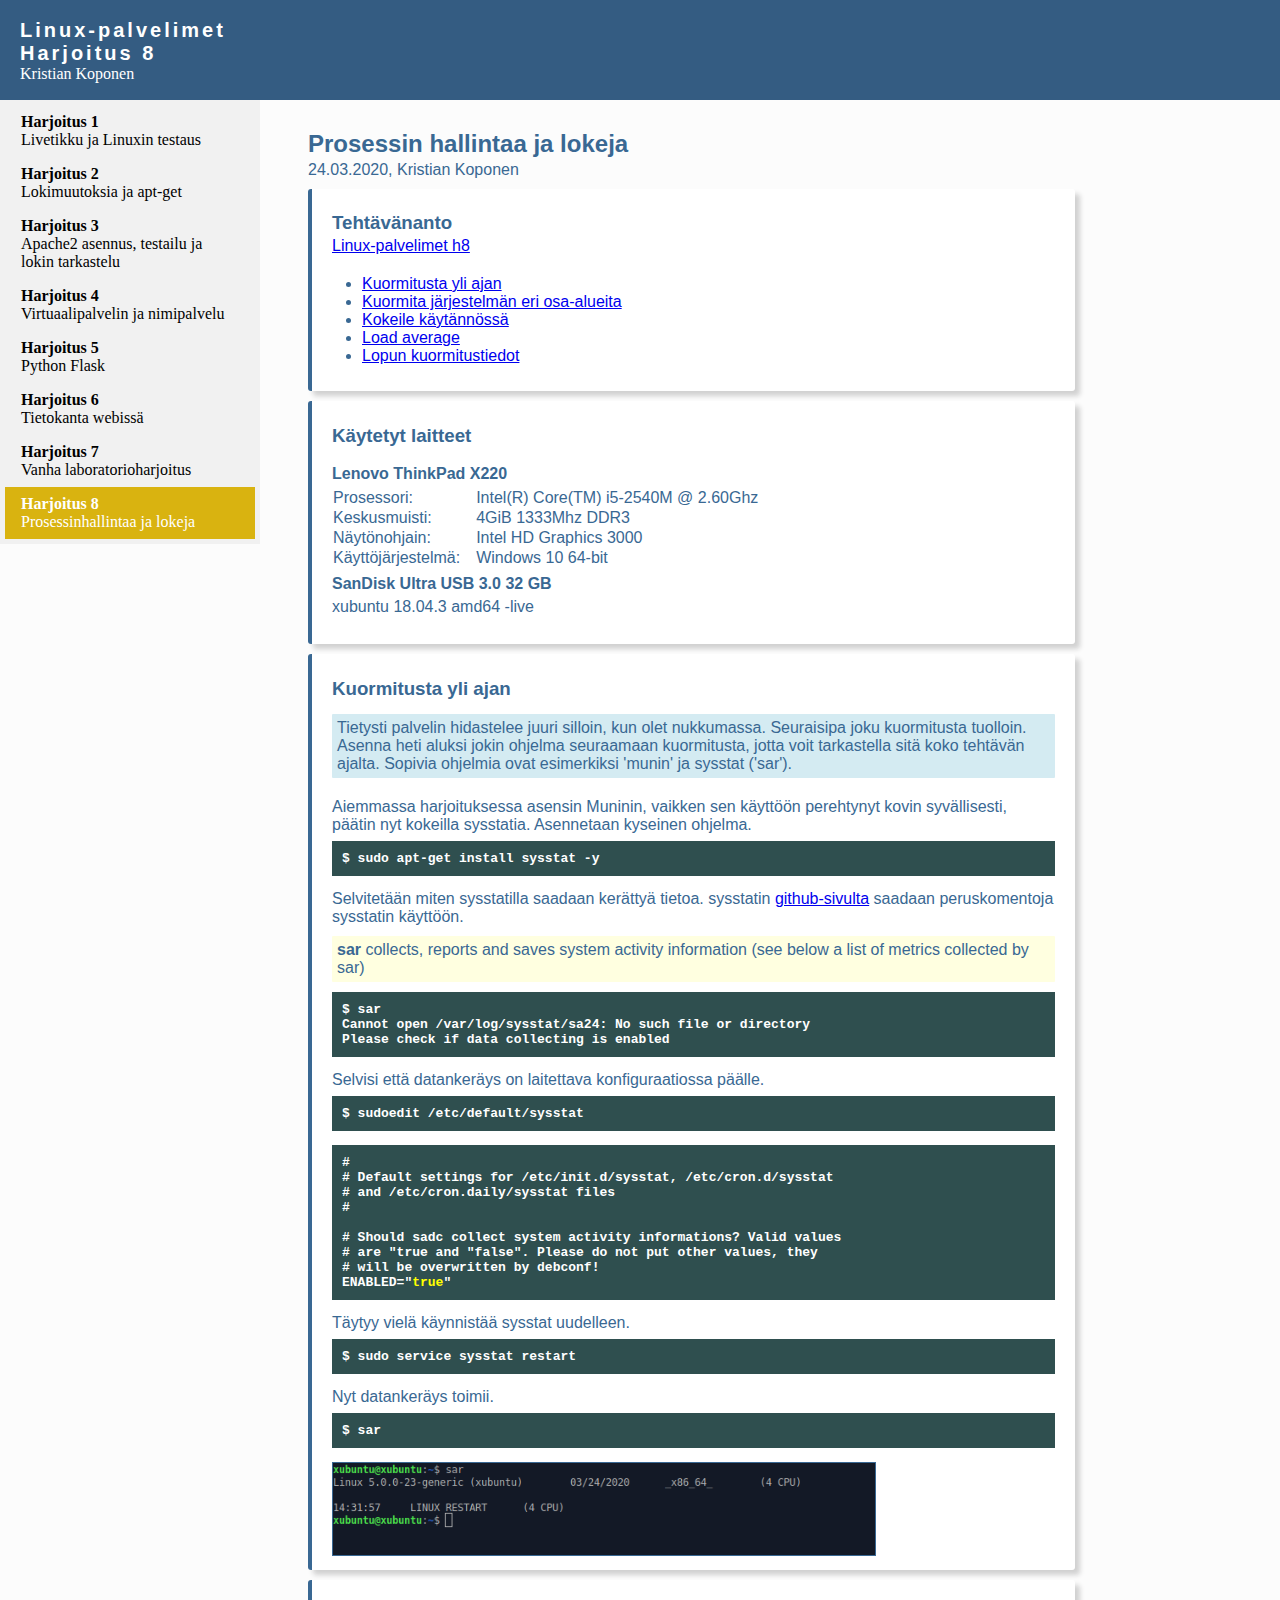
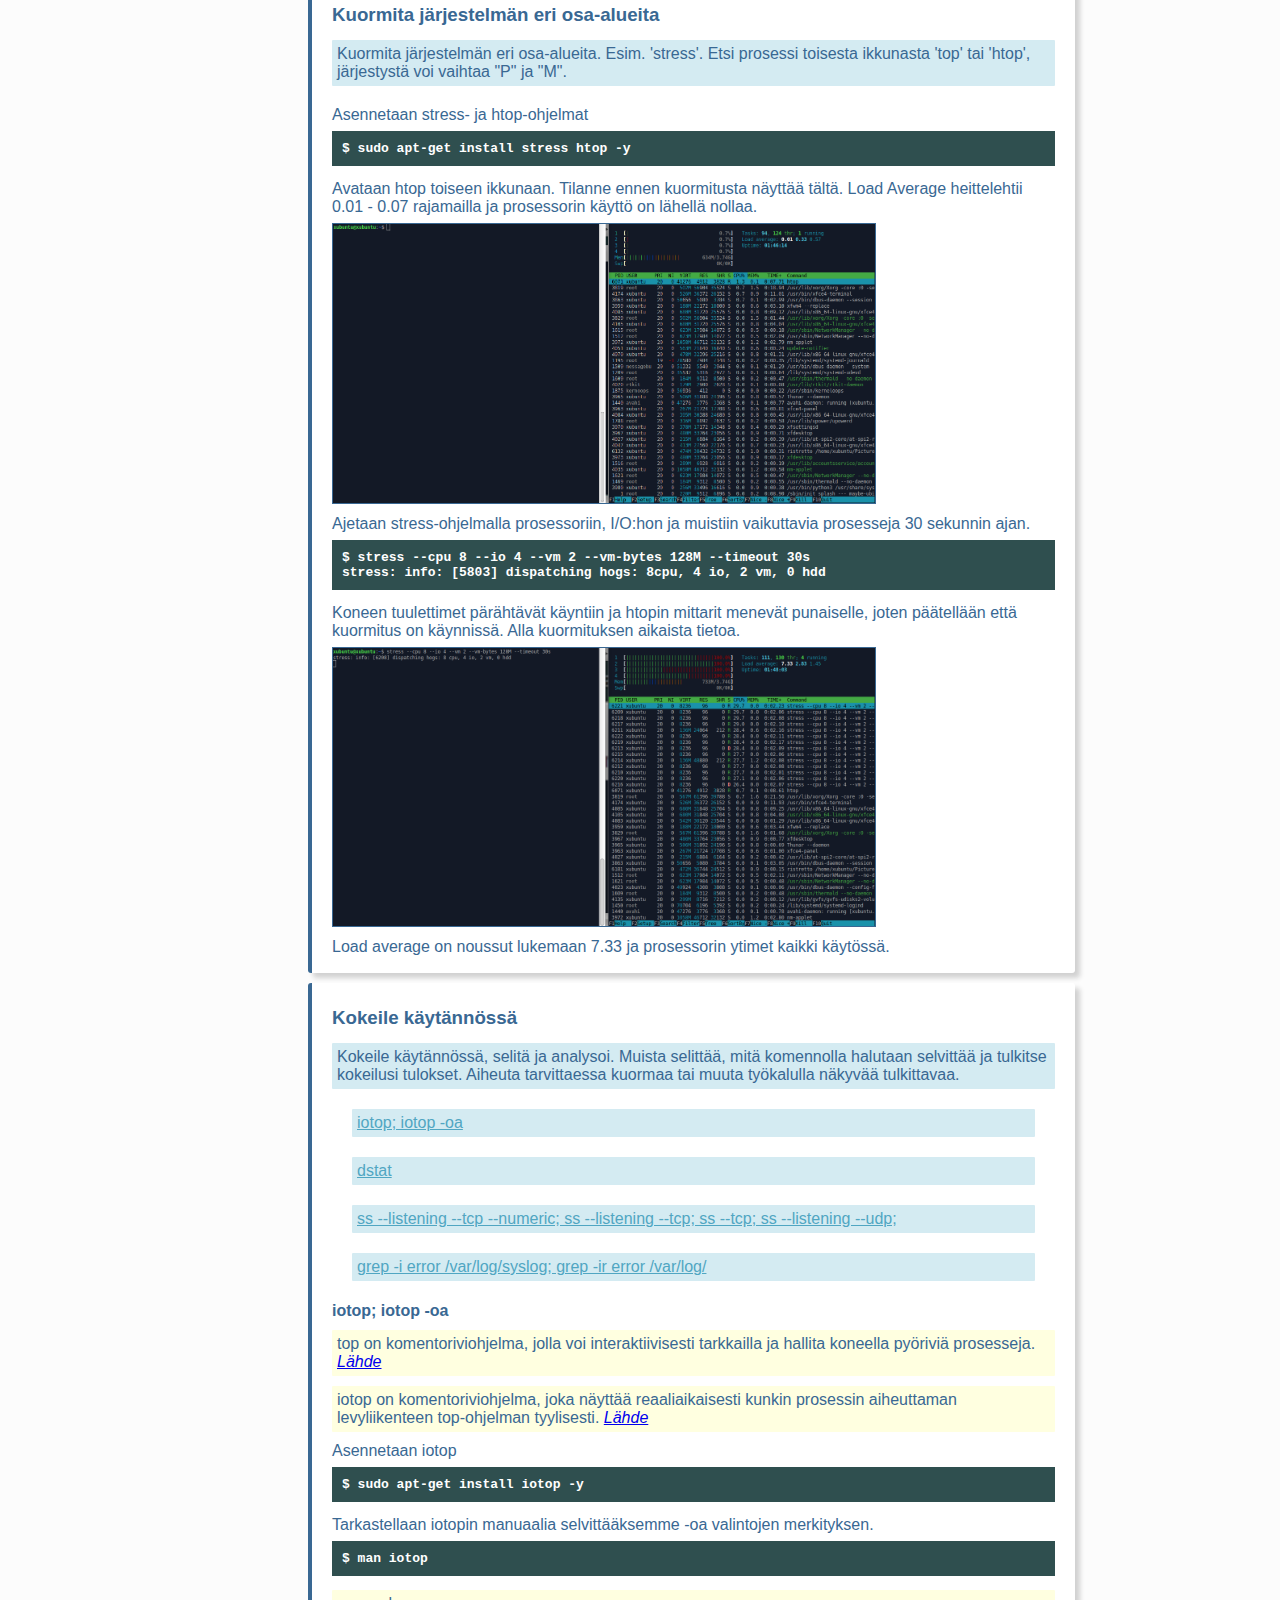
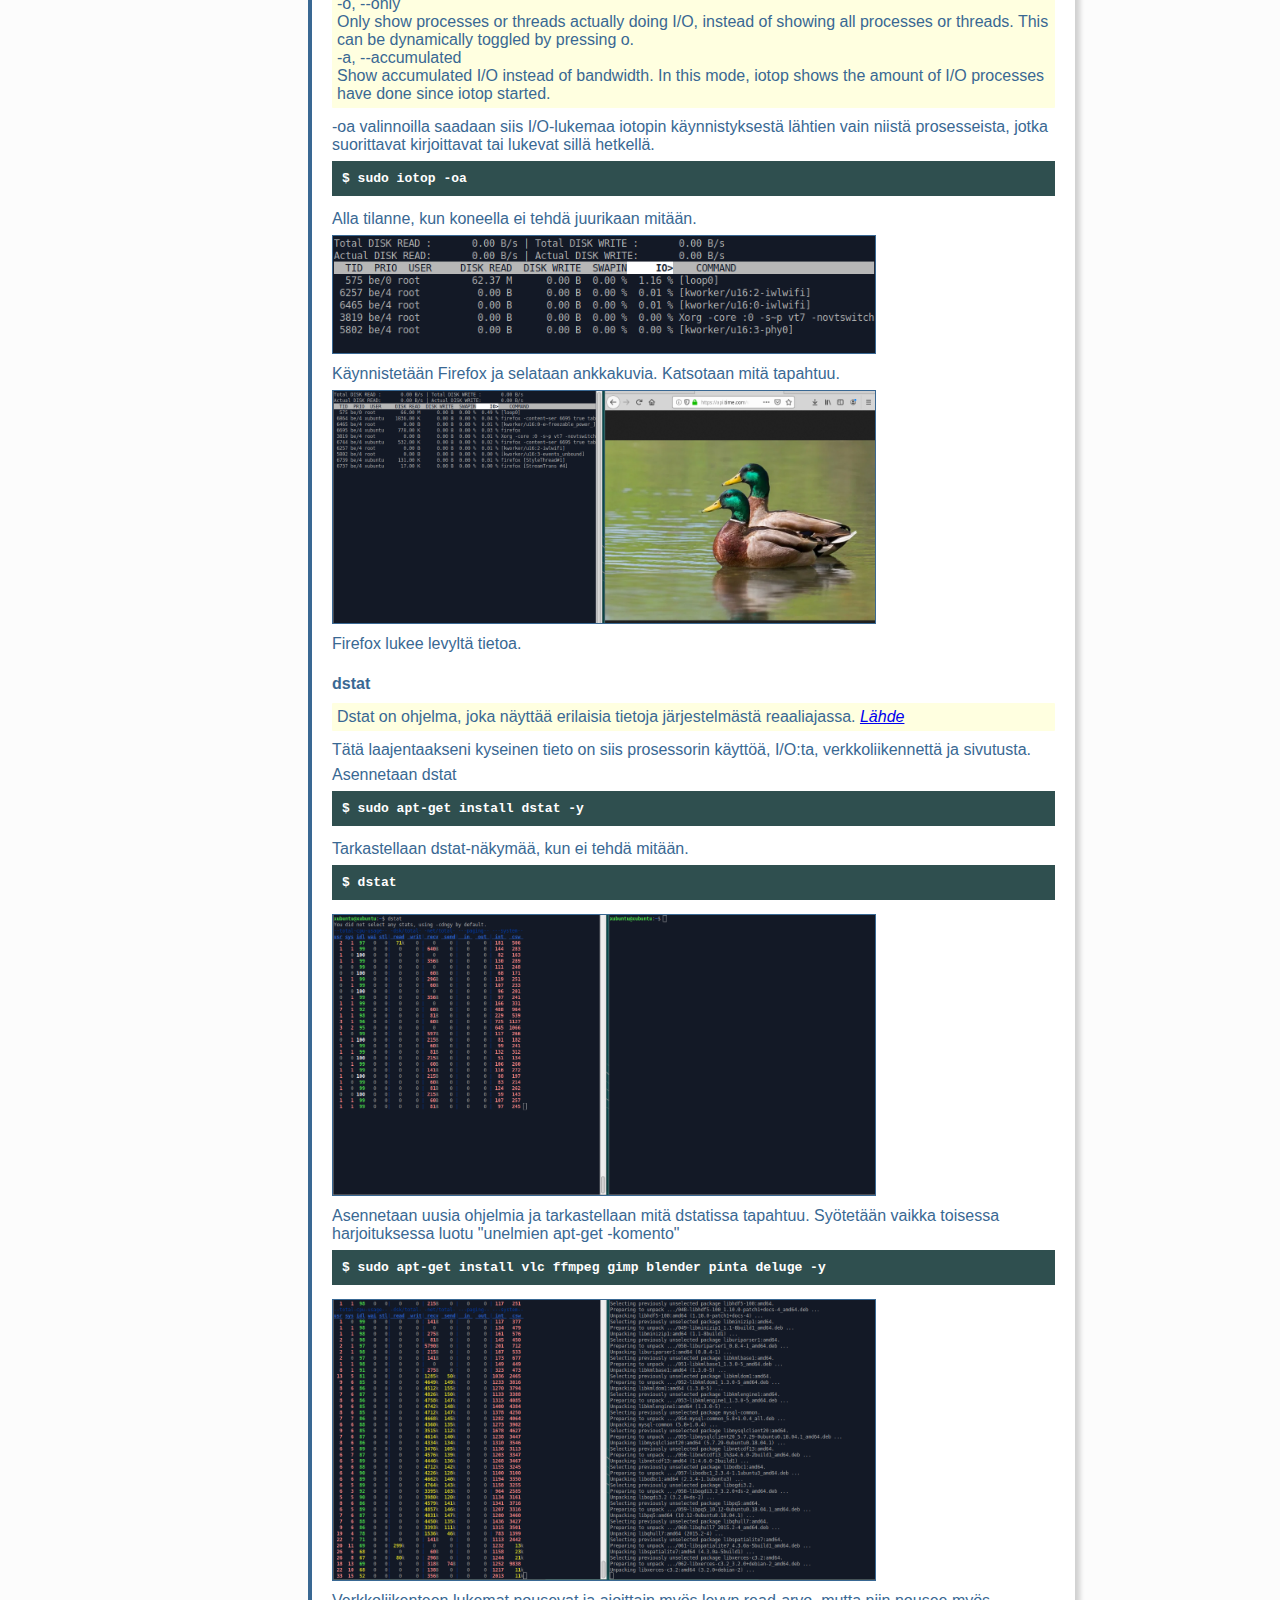
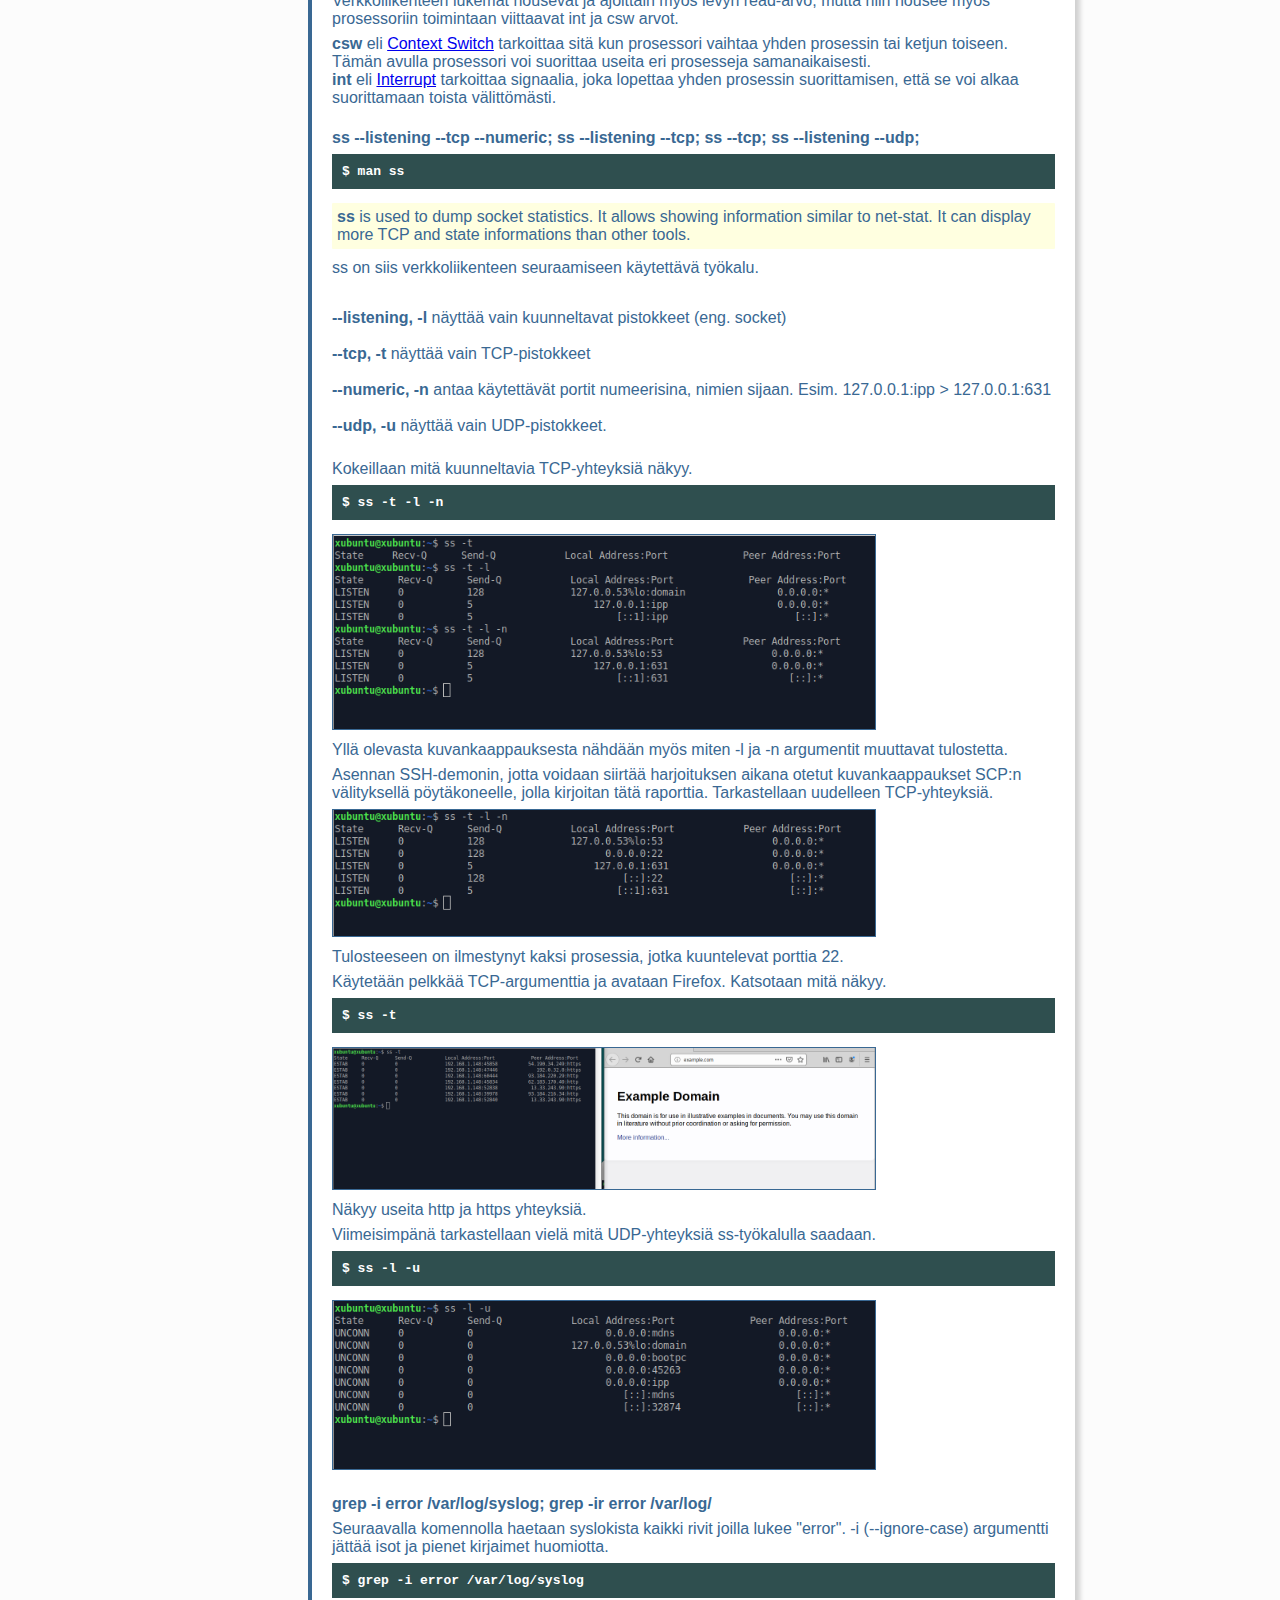
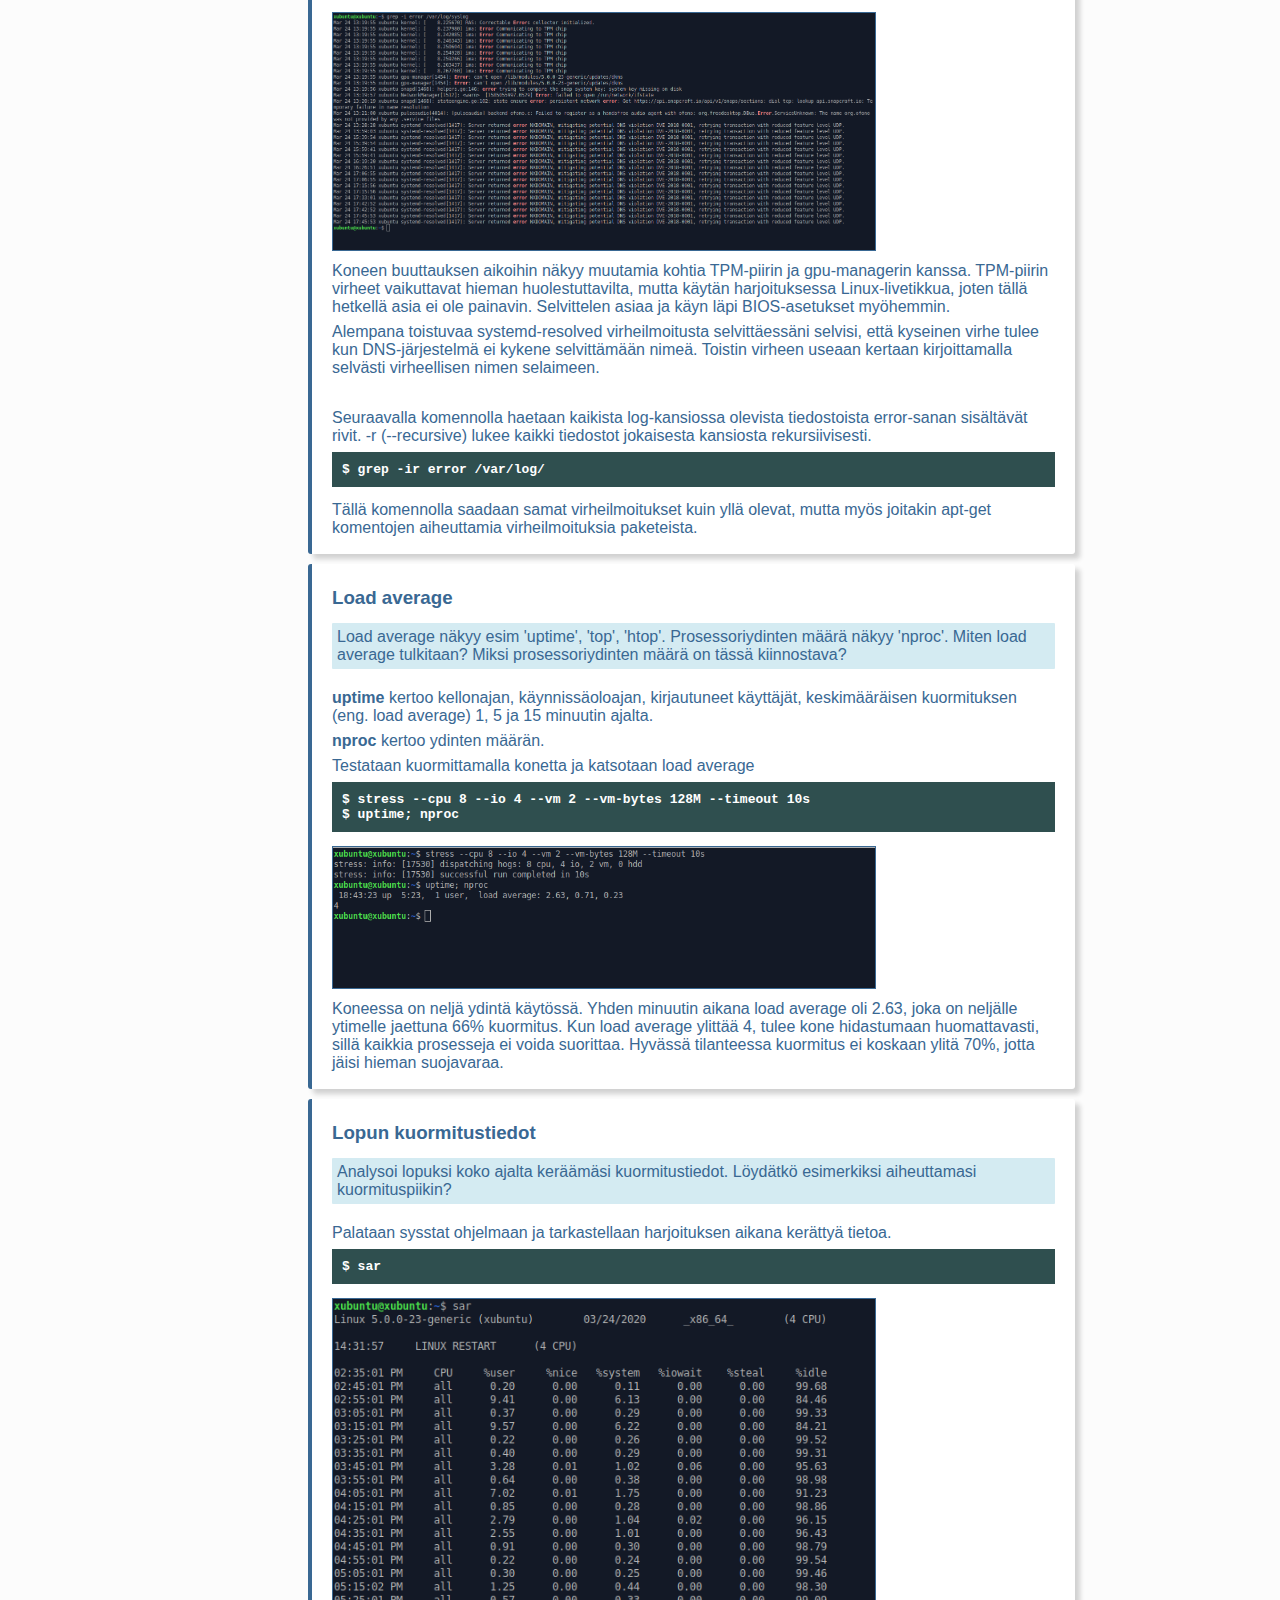
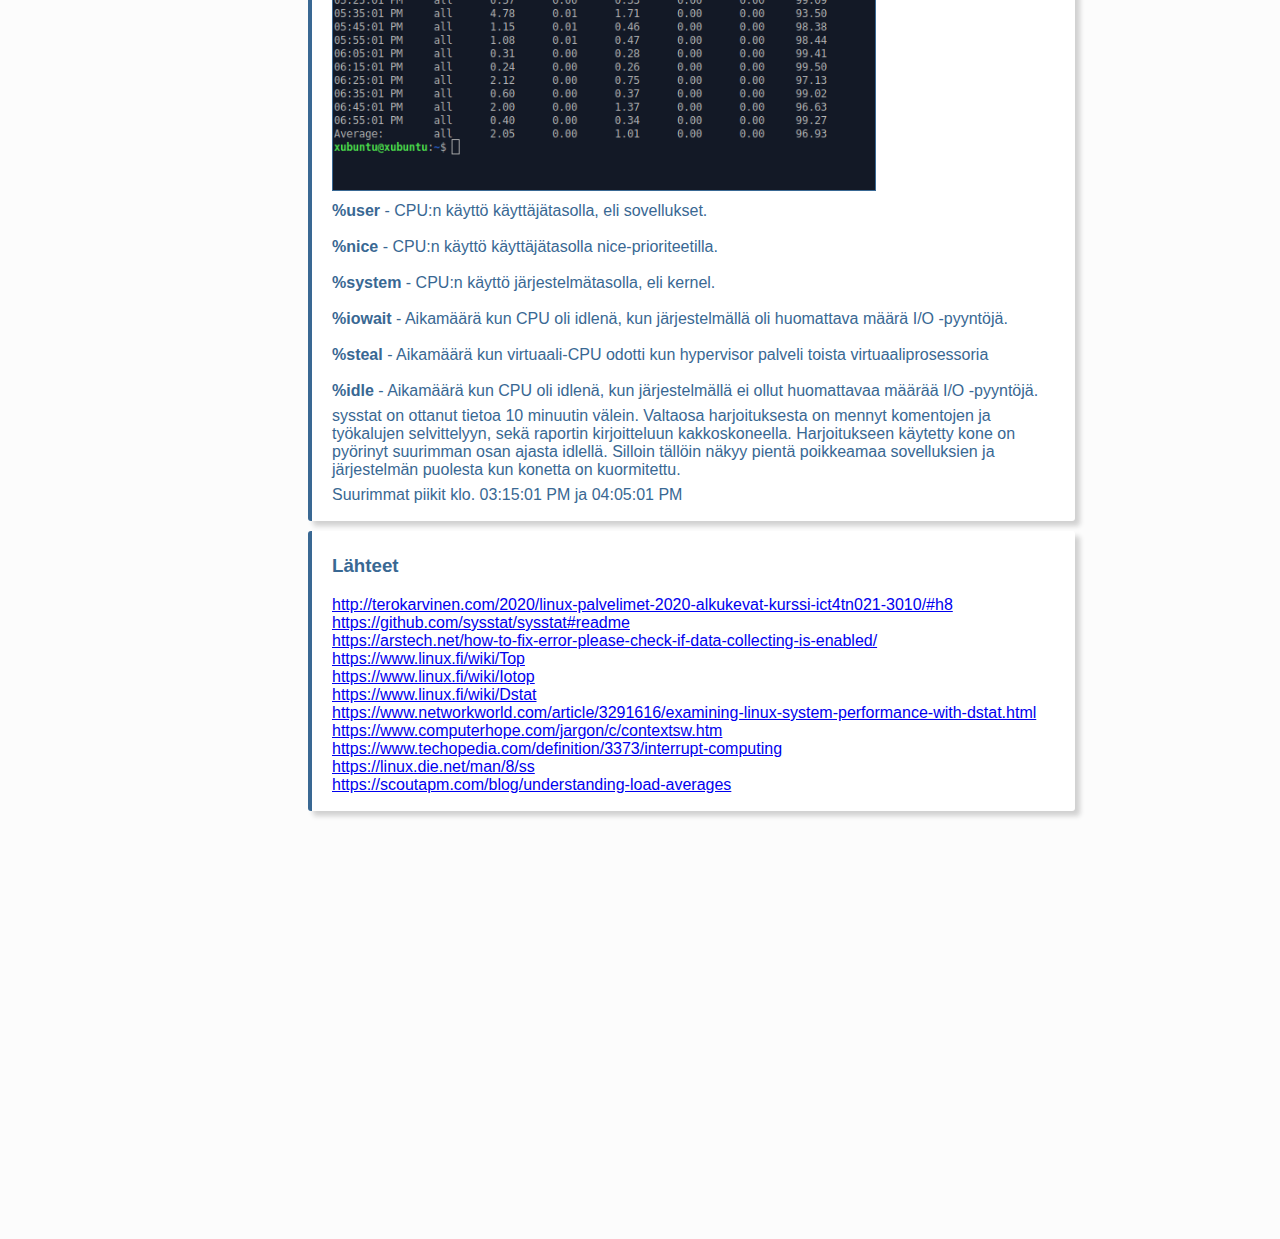
<file: pages/h8.html>
<!DOCTYPE html>
<html lang="fi">
<head>
    <title>Linux-palvelimet</title>
    <meta charset="UTF-8">
    <link rel="stylesheet" type="text/css" href="../css/index.css">
</head>
<body>
    <header>
        <a class="headlink" href="../index.html">
            <h2>Linux-palvelimet <br>Harjoitus 8</h2>
            <p>Kristian Koponen</p>
        </a>
    </header>
    <div class="navBar">
        <ul>
            <li><a href="h1.html"><b>Harjoitus 1</b><br>Livetikku ja Linuxin testaus</a></li>
            <li><a href="h2.html"><b>Harjoitus 2</b><br>Lokimuutoksia ja apt-get</a></li>
            <li><a href="h3.html"><b>Harjoitus 3</b><br>Apache2 asennus, testailu ja lokin tarkastelu</a></li>
            <li><a href="h4.html"><b>Harjoitus 4</b><br>Virtuaalipalvelin ja nimipalvelu</a></li>
            <li><a href="h5.html"><b>Harjoitus 5</b><br>Python Flask</a></li>
            <li><a href="h6.html"><b>Harjoitus 6</b><br>Tietokanta webissä</a></li>
            <li><a href="h7.html"><b>Harjoitus 7</b><br>Vanha laboratorioharjoitus</a></li>
            <li><a class="active" href="h8.html"><b>Harjoitus 8</b><br>Prosessinhallintaa ja lokeja</a></li>
        </ul>
    </div>
    <div class="content">
        <h2>Prosessin hallintaa ja lokeja</h2>
        <span>24.03.2020, Kristian Koponen</span>
        <div class="blueBox">
            <h3>Tehtävänanto<br><span class="small"><a href="http://terokarvinen.com/2020/linux-palvelimet-2020-alkukevat-kurssi-ict4tn021-3010/#h8">Linux-palvelimet h8</a></span></h3>
            <ul>
                <li>
                    <a href="h8.html#h8a">Kuormitusta yli ajan</a>
                </li>
                <li>
                    <a href="h8.html#h8b">Kuormita järjestelmän eri osa-alueita</a>
                </li>
                <li>
                    <a href="h8.html#h8c">Kokeile käytännössä</a>
                </li>
                <li>
                    <a href="h8.html#h8d">Load average</a>
                </li>
                <li>
                    <a href="h8.html#h8e">Lopun kuormitustiedot</a>
                </li>
            </ul>
        </div>
        <div class="blueBox">
            <h3>Käytetyt laitteet</h3>
            <p class="bold">Lenovo ThinkPad X220</p>
            <table>
                <tr>
                    <th>Prosessori:</th>
                    <th>Intel(R) Core(TM) i5-2540M @ 2.60Ghz</th>
                </tr>
                <tr>
                    <th>Keskusmuisti:</th>
                    <th>4GiB 1333Mhz DDR3</th>
                </tr>
                <tr>
                    <th>Näytönohjain:</th>
                    <th>Intel HD Graphics 3000</th>
                </tr>
                <tr>
                    <th>Käyttöjärjestelmä:</th>
                    <th>Windows 10 64-bit</th>
                </tr>
            </table>
            <p class="bold">SanDisk Ultra USB 3.0 32 GB</p><span>xubuntu 18.04.3 amd64 -live</span><br><br>
        </div>
        
        <div class="blueBox">
            <h3 id="h8a">Kuormitusta yli ajan</h3>
            <p class="assignment">Tietysti palvelin hidastelee juuri silloin, kun olet nukkumassa. Seuraisipa joku kuormitusta tuolloin. Asenna heti aluksi jokin ohjelma seuraamaan kuormitusta, jotta voit tarkastella sitä koko tehtävän ajalta. Sopivia ohjelmia ovat esimerkiksi 'munin' ja sysstat ('sar').</p>
            <p>Aiemmassa harjoituksessa asensin Muninin, vaikken sen käyttöön perehtynyt kovin syvällisesti, päätin nyt kokeilla sysstatia. Asennetaan kyseinen ohjelma.</p>
            <p class="code">$ sudo apt-get install sysstat -y</p>
            <p>Selvitetään miten sysstatilla saadaan kerättyä tietoa. sysstatin <a href="https://github.com/sysstat/sysstat#readme">github-sivulta</a> saadaan peruskomentoja sysstatin käyttöön.</p>
            <p class="quote"><strong>sar </strong>collects, reports and saves system activity information (see below a list of metrics collected by sar)</p>
            <p class="code">
                $ sar<br>
                Cannot open /var/log/sysstat/sa24: No such file or directory<br>
                Please check if data collecting is enabled
            </p>
            <p>Selvisi että datankeräys on laitettava konfiguraatiossa päälle.</p>
            <p class="code">
                $ sudoedit /etc/default/sysstat
            </p>
            <p class="code">
                #<br>
                # Default settings for /etc/init.d/sysstat, /etc/cron.d/sysstat<br>
                # and /etc/cron.daily/sysstat files<br>
                #<br>
                <br>
                # Should sadc collect system activity informations? Valid values<br>
                # are "true and "false". Please do not put other values, they<br>
                # will be overwritten by debconf!<br>
                ENABLED="<span style="color:yellow">true</span>"
            </p>
            <p>Täytyy vielä käynnistää sysstat uudelleen.</p>
            <p class="code">$ sudo service sysstat restart</p>
            <p>Nyt datankeräys toimii.</p>
            <p class="code">$ sar</p>
            <a href="../img/h8/h8img1.jpg"><img src="../img/h8/h8img1.jpg" alt="sar_running"></a><br>
        </div>
        <div class="blueBox">
            <h3 id="h8b">Kuormita järjestelmän eri osa-alueita</h3>
            <p class="assignment">Kuormita järjestelmän eri osa-alueita. Esim. 'stress'. Etsi prosessi toisesta ikkunasta 'top' tai 'htop', järjestystä voi vaihtaa "P" ja "M".</p>
            <p>Asennetaan stress- ja htop-ohjelmat</p>
            <p class="code">$ sudo apt-get install stress htop -y</p>
            <p>Avataan htop toiseen ikkunaan. Tilanne ennen kuormitusta näyttää tältä. Load Average heittelehtii 0.01 - 0.07 rajamailla ja prosessorin käyttö on lähellä nollaa.</p>
            <a href="../img/h8/h8img2.jpg"><img src="../img/h8/h8img2.jpg" alt="htop_idle"></a><br>
            <p>Ajetaan stress-ohjelmalla prosessoriin, I/O:hon ja muistiin vaikuttavia prosesseja 30 sekunnin ajan.</p>
            <p class="code">
                $ stress --cpu 8 --io 4 --vm 2 --vm-bytes 128M --timeout 30s<br>
                stress: info: [5803] dispatching hogs: 8cpu, 4 io, 2 vm, 0 hdd
            </p>
            <p>Koneen tuulettimet pärähtävät käyntiin ja htopin mittarit menevät punaiselle, joten päätellään että kuormitus on käynnissä. Alla kuormituksen aikaista tietoa.</p>
            <a href="../img/h8/h8img3.jpg"><img src="../img/h8/h8img3.jpg" alt="stress_running"></a><br>
            <p>Load average on noussut lukemaan 7.33 ja prosessorin ytimet kaikki käytössä.</p>
        </div>
        <div class="blueBox">
            <h3 id="h8c">Kokeile käytännössä</h3>
            <p class="assignment">
                Kokeile käytännössä, selitä ja analysoi. Muista selittää, mitä komennolla halutaan selvittää ja tulkitse kokeilusi tulokset. Aiheuta tarvittaessa kuormaa tai muuta työkalulla näkyvää tulkittavaa.
            </p>
            <p class="assignment indent2">
                <a href="h8.html#h8c1">iotop; iotop -oa</a>
            </p>
            <p class="assignment indent2">
                <a href="h8.html#h8c2">dstat</a>
            </p>
            <p class="assignment indent2">
                <a href="h8.html#h8c3">
                    ss --listening --tcp --numeric; ss --listening --tcp; ss --tcp;
                    ss --listening --udp;</a>
            </p>
            <p class="assignment indent2">
                <a href="h8.html#h8c4">grep -i error /var/log/syslog; grep -ir error /var/log/</a>
            </p>
            <h4 id="h8c1">iotop; iotop -oa</h4>
            <p class="quote">
                top on komentoriviohjelma, jolla voi interaktiivisesti tarkkailla ja hallita koneella pyöriviä prosesseja. <a href="https://www.linux.fi/wiki/Top"><i>Lähde</i></a>
            </p>
            <p class="quote">
                iotop on komentoriviohjelma, joka näyttää reaaliaikaisesti kunkin prosessin aiheuttaman levyliikenteen top-ohjelman tyylisesti. <a href="https://www.linux.fi/wiki/Iotop"><i>Lähde</i></a>
            </p>
            <p>Asennetaan iotop</p>
            <p class="code">$ sudo apt-get install iotop -y</p>
            <p>Tarkastellaan iotopin manuaalia selvittääksemme -oa valintojen merkityksen.</p>
            <p class="code">$ man iotop</p>
            <p class="quote">
                -o, --only<br>
                Only show processes or threads actually doing I/O, instead of showing all processes or threads. This can be dynamically toggled by pressing o.<br>
                -a, --accumulated<br>
                Show accumulated I/O instead of bandwidth. In this mode, iotop shows the amount of I/O processes have done since iotop started.<br>
            </p>
            <p>-oa valinnoilla saadaan siis I/O-lukemaa iotopin käynnistyksestä lähtien vain niistä prosesseista, jotka suorittavat kirjoittavat tai lukevat sillä hetkellä.</p>
            <p class="code">$ sudo iotop -oa</p>
            <p>Alla tilanne, kun koneella ei tehdä juurikaan mitään.</p>
            <a href="../img/h8/h8img4.jpg"><img src="../img/h8/h8img4.jpg" alt="iotop_idle"></a><br>
            <p>Käynnistetään Firefox ja selataan ankkakuvia. Katsotaan mitä tapahtuu.</p>
            <a href="../img/h8/h8img5.jpg"><img src="../img/h8/h8img5.jpg" alt="iotop_firefox"></a><br>
            <p>Firefox lukee levyltä tietoa.</p>
            
            <h4 id="h8c2">dstat</h4>
            <p class="quote">Dstat on ohjelma, joka näyttää erilaisia tietoja järjestelmästä reaaliajassa. <a href="https://www.linux.fi/wiki/Dstat"><i>Lähde</i></a></p>
            <p>Tätä laajentaakseni kyseinen tieto on siis prosessorin käyttöä, I/O:ta, verkkoliikennettä ja sivutusta.</p>
            <p>Asennetaan dstat</p>
            <p class="code">$ sudo apt-get install dstat -y</p>
            <p>Tarkastellaan dstat-näkymää, kun ei tehdä mitään.</p>
            <p class="code">$ dstat</p>
            <a href="../img/h8/h8img6.jpg"><img src="../img/h8/h8img6.jpg" alt="dstat-idle"></a><br>
            <p>Asennetaan uusia ohjelmia ja tarkastellaan mitä dstatissa tapahtuu. Syötetään vaikka toisessa harjoituksessa luotu "unelmien apt-get -komento"</p>
            <p class="code">$ sudo apt-get install vlc ffmpeg gimp blender pinta deluge -y</p>
            <a href="../img/h8/h8img7.jpg"><img src="../img/h8/h8img7.jpg" alt="dstat-install"></a><br>
            <p>Verkkoliikenteen lukemat nousevat ja ajoittain myös levyn read-arvo, mutta niin nousee myös prosessoriin toimintaan viittaavat int ja csw arvot.</p>
            <p>
                <strong>csw</strong> eli <a href="https://www.computerhope.com/jargon/c/contextsw.htm">Context Switch</a> tarkoittaa sitä kun prosessori vaihtaa yhden prosessin tai ketjun toiseen. Tämän avulla prosessori voi suorittaa useita eri prosesseja samanaikaisesti.<br>
                <strong>int</strong> eli <a href="https://www.techopedia.com/definition/3373/interrupt-computing">Interrupt</a> tarkoittaa signaalia, joka lopettaa yhden prosessin suorittamisen, että se voi alkaa suorittamaan toista välittömästi.
            </p>
            
            <h4 id="h8c3">ss --listening --tcp --numeric; ss --listening --tcp; ss --tcp; ss --listening --udp;</h4>
            <p class="code">$ man ss</p>
            <p class="quote"><strong>ss</strong> is used to dump socket statistics. It allows showing information similar to net-stat. It can display more TCP and state informations than other tools.</p>
            <p>ss on siis verkkoliikenteen seuraamiseen käytettävä työkalu.</p><br>
            <p>
                <strong>--listening, -l</strong> näyttää vain kuunneltavat pistokkeet (eng. socket)<br><br>
                <strong>--tcp, -t</strong> näyttää vain TCP-pistokkeet<br><br>
                <strong>--numeric, -n</strong> antaa käytettävät portit numeerisina, nimien sijaan. Esim. 127.0.0.1:ipp > 127.0.0.1:631<br><br>
                <strong>--udp, -u</strong> näyttää vain UDP-pistokkeet.<br><br>
            </p>
            <p>Kokeillaan mitä kuunneltavia TCP-yhteyksiä näkyy.</p>
            <p class="code">$ ss -t -l -n</p>
            <a href="../img/h8/h8img8.jpg"><img src="../img/h8/h8img8.jpg" alt="ss_1"></a><br>
            <p>Yllä olevasta kuvankaappauksesta nähdään myös miten -l ja -n argumentit muuttavat tulostetta.</p>
            <p>Asennan SSH-demonin, jotta voidaan siirtää harjoituksen aikana otetut kuvankaappaukset SCP:n välityksellä pöytäkoneelle, jolla kirjoitan tätä raporttia. Tarkastellaan uudelleen TCP-yhteyksiä.</p>
            <a href="../img/h8/h8img9.jpg"><img src="../img/h8/h8img9.jpg" alt="ss_2"></a><br>
            <p>Tulosteeseen on ilmestynyt kaksi prosessia, jotka kuuntelevat porttia 22.</p>
            <p>Käytetään pelkkää TCP-argumenttia ja avataan Firefox. Katsotaan mitä näkyy.</p>
            <p class="code">$ ss -t</p>
            <a href="../img/h8/h8img10.jpg"><img src="../img/h8/h8img10.jpg" alt="ss_3"></a><br>
            <p>Näkyy useita http ja https yhteyksiä.</p>
            <p>Viimeisimpänä tarkastellaan vielä mitä UDP-yhteyksiä ss-työkalulla saadaan.</p>
            <p class="code">$ ss -l -u</p>
            <a href="../img/h8/h8img11.jpg"><img src="../img/h8/h8img11.jpg" alt="ss_4"></a><br>
            
            <h4 id="h8c4">grep -i error /var/log/syslog; grep -ir error /var/log/</h4>
            <p>Seuraavalla komennolla haetaan syslokista kaikki rivit joilla lukee "error". -i (--ignore-case) argumentti jättää isot ja pienet kirjaimet huomiotta.</p>
            <p class="code">$ grep -i error /var/log/syslog</p>
            <a href="../img/h8/h8img12.jpg"><img src="../img/h8/h8img12.jpg" alt="syslog-error"></a><br>
            <p>Koneen buuttauksen aikoihin näkyy muutamia kohtia TPM-piirin ja gpu-managerin kanssa. TPM-piirin virheet vaikuttavat hieman huolestuttavilta, mutta käytän harjoituksessa Linux-livetikkua, joten tällä hetkellä asia ei ole painavin. Selvittelen asiaa ja käyn läpi BIOS-asetukset myöhemmin.</p> 
            <p>Alempana toistuvaa systemd-resolved virheilmoitusta selvittäessäni selvisi, että kyseinen virhe tulee kun DNS-järjestelmä ei kykene selvittämään nimeä. Toistin virheen useaan kertaan kirjoittamalla selvästi virheellisen nimen selaimeen.</p><br>
            <p>Seuraavalla komennolla haetaan kaikista log-kansiossa olevista tiedostoista error-sanan sisältävät rivit. -r (--recursive) lukee kaikki tiedostot jokaisesta kansiosta rekursiivisesti.</p>
            <p class="code">$ grep -ir error /var/log/</p>
            <p>Tällä komennolla saadaan samat virheilmoitukset kuin yllä olevat, mutta myös joitakin apt-get komentojen aiheuttamia virheilmoituksia paketeista.</p>

        </div>
        <div class="blueBox">
            <h3 id="h8d">Load average</h3>
            <p class="assignment">Load average näkyy esim 'uptime', 'top', 'htop'. Prosessoriydinten määrä näkyy 'nproc'. Miten load average tulkitaan? Miksi prosessoriydinten määrä on tässä kiinnostava?</p>
            <p><strong>uptime</strong> kertoo kellonajan, käynnissäoloajan, kirjautuneet käyttäjät, keskimääräisen kuormituksen (eng. load average) 1, 5 ja 15 minuutin ajalta.</p>
            <p><strong>nproc</strong> kertoo ydinten määrän.</p>
            <p>Testataan kuormittamalla konetta ja katsotaan load average</p>
            <p class="code">$ stress --cpu 8 --io 4 --vm 2 --vm-bytes 128M --timeout 10s<br>$ uptime; nproc</p>
            <a href="../img/h8/h8img13.jpg"><img src="../img/h8/h8img13.jpg" alt="load average"></a><br>
            <p>Koneessa on neljä ydintä käytössä. Yhden minuutin aikana load average oli 2.63, joka on neljälle ytimelle jaettuna 66% kuormitus. Kun load average ylittää 4, tulee kone hidastumaan huomattavasti, sillä kaikkia prosesseja ei voida suorittaa. Hyvässä tilanteessa kuormitus ei koskaan ylitä 70%, jotta jäisi hieman suojavaraa.</p>
        </div>
        <div class="blueBox">
            <h3 id="h8e">Lopun kuormitustiedot</h3>
            <p class="assignment">Analysoi lopuksi koko ajalta keräämäsi kuormitustiedot. Löydätkö esimerkiksi aiheuttamasi kuormituspiikin?</p>
            <p>Palataan sysstat ohjelmaan ja tarkastellaan harjoituksen aikana kerättyä tietoa.</p>
            <p class="code">$ sar</p>
            <a href="../img/h8/h8img14.jpg"><img src="../img/h8/h8img14.jpg" alt="kuormitus"></a><br>
            <p>
                <strong>%user</strong> - CPU:n käyttö käyttäjätasolla, eli sovellukset.<br><br>
                <strong>%nice</strong> - CPU:n käyttö käyttäjätasolla nice-prioriteetilla.<br><br>
                <strong>%system</strong> - CPU:n käyttö järjestelmätasolla, eli kernel.<br><br>
                <strong>%iowait</strong> - Aikamäärä kun CPU oli idlenä, kun järjestelmällä oli huomattava määrä I/O -pyyntöjä.<br><br>
                <strong>%steal</strong> - Aikamäärä kun virtuaali-CPU odotti kun hypervisor palveli toista virtuaaliprosessoria<br><br>
                <strong>%idle</strong> - Aikamäärä kun CPU oli idlenä, kun järjestelmällä ei ollut huomattavaa määrää I/O -pyyntöjä.<br>
            </p>
            <p>sysstat on ottanut tietoa 10 minuutin välein. Valtaosa harjoituksesta on mennyt komentojen ja työkalujen selvittelyyn, sekä raportin kirjoitteluun kakkoskoneella. Harjoitukseen käytetty kone on pyörinyt suurimman osan ajasta idlellä. Silloin tällöin näkyy pientä poikkeamaa sovelluksien ja järjestelmän puolesta kun konetta on kuormitettu.</p>
            <p>Suurimmat piikit klo. 03:15:01 PM ja 04:05:01 PM</p>
        </div>
        <div class="blueBox">
            <h3>Lähteet</h3>
            <p>
                <a href="http://terokarvinen.com/2020/linux-palvelimet-2020-alkukevat-kurssi-ict4tn021-3010/#h8">http://terokarvinen.com/2020/linux-palvelimet-2020-alkukevat-kurssi-ict4tn021-3010/#h8</a><br>
                <a href="https://github.com/sysstat/sysstat#readme">https://github.com/sysstat/sysstat#readme</a><br>
                <a href="https://arstech.net/how-to-fix-error-please-check-if-data-collecting-is-enabled/">https://arstech.net/how-to-fix-error-please-check-if-data-collecting-is-enabled/</a><br>
                <a href="https://www.linux.fi/wiki/Top">https://www.linux.fi/wiki/Top</a><br>
                <a href="https://www.linux.fi/wiki/Iotop">https://www.linux.fi/wiki/Iotop</a><br>
                <a href="https://www.linux.fi/wiki/Dstat">https://www.linux.fi/wiki/Dstat</a><br>
                <a href="https://www.networkworld.com/article/3291616/examining-linux-system-performance-with-dstat.html">https://www.networkworld.com/article/3291616/examining-linux-system-performance-with-dstat.html</a><br>
                <a href="https://www.computerhope.com/jargon/c/contextsw.htm">https://www.computerhope.com/jargon/c/contextsw.htm</a><br>
                <a href="https://www.techopedia.com/definition/3373/interrupt-computing">https://www.techopedia.com/definition/3373/interrupt-computing</a><br>
                <a href="https://linux.die.net/man/8/ss">https://linux.die.net/man/8/ss</a><br>
                <a href="https://scoutapm.com/blog/understanding-load-averages">https://scoutapm.com/blog/understanding-load-averages</a><br>
                
            </p>
        </div>
    </div>
</body>
</html>
</file>
<file: css/index.css>
body {
    background-color: #fcfcfc;
}

/*-------------Header-------------*/

header {
    text-align: left;
    padding: 10px 20px 10px 20px;
    margin: -16px -8px -16px -8px;
    background-color:#345c82;
    color:white;
}

header h2 {
    font-family: Arial, Helvetica, sans-serif;
    font-weight: bold;
    font-size: 20px;
    letter-spacing: 3px;
    margin-bottom:0px;
    width:220px;
}

header p {
    margin-top:0px;
    width:220px;
}

.headlink {
    text-decoration: none;
    color:white;
}

/*-------------navBar-------------*/

.navBar ul {
    list-style-type: none;
    padding: 0;
    margin-left:-8px;
    width: 250px;
    background-color: #f1f1f1;
    position: relative;
    height: 100%;
    padding:5px;
}

.navBar li a, .navBar li p {
    display: block;
    color: #000;
    padding: 8px 16px;
    text-decoration: none;
    margin:0px;
}

.navBar li p {
    color:lightgray;
}

.navBar li a.active {
    background-color: #d9b310;
    color: white;
}

.navBar li a:hover:not(.active) {
    background-color: #555;
    color: white;
}

.navBar li p:hover {
    background-color: #e4e4e4;
}

/*-------------Content-------------*/

p {
    margin: 7px 0px;
}

.content {
    text-align: left;
    margin: -70px 0px 0px 300px;
    padding-bottom:50px;
    font-family: Calibri, Helvetica, sans-serif;
    color: #396893;
    position: relative;
    top:-360px;
}
.content ul {
    position:relative;
    left:-10px;
}

.content h2 {
    margin: 3px 0px;
}

.content .bold {
    font-weight: bold;
    margin-bottom: 5px;
}

.blueBox {
    background-color: #ffffff;
    padding: 5px 20px 10px 20px;
    margin: 10px 0px;
    width: 75%;
    border-radius:3px;
    border-left: solid 4px #396893;
    box-shadow: 5px 5px 5px #d1d1d1;
}

.content table, th, td {
    border-collapse: collapse;
    font-weight: normal;
}

.content td, th {
    padding-right: 15px;
}

.content .indent {
    margin: 0px 20px 20px 55px;
}

.content .small {
    font-weight: normal;
    font-size: 16px;
}

.content img {
    max-width:75%;
    border: solid 1px #396893;
}

.content .timeText {
    font-weight:bold;
    position: relative;
    top:26px;
    width:48px;
    margin-top:-30px;
}

.command {
    color: #af9252;
    font-weight:bold;
}

.code {
    background-color: darkslategray;
    color:white;
    padding:10px 10px;
    margin:7px 0px 14px 0px;
    font-family:monospace;
    font-weight:bold;
}

.assignment {
    background-color: #d4ebf2;
    padding:5px;
    border-radius: 1px;
    margin-top:-5px;
    margin-bottom:20px;
}

.quote {
    background-color: lightyellow;
    padding:5px;
    border-radius: 1px;
    margin: 10px 0px;
}

h4 {
    margin-bottom:0px;
}

.assignment a {
    text-decoration:underline;
    color:#50A6C2;
}

.content .indent2 {
    margin: 0px 20px 20px 20px;
}
</file>
